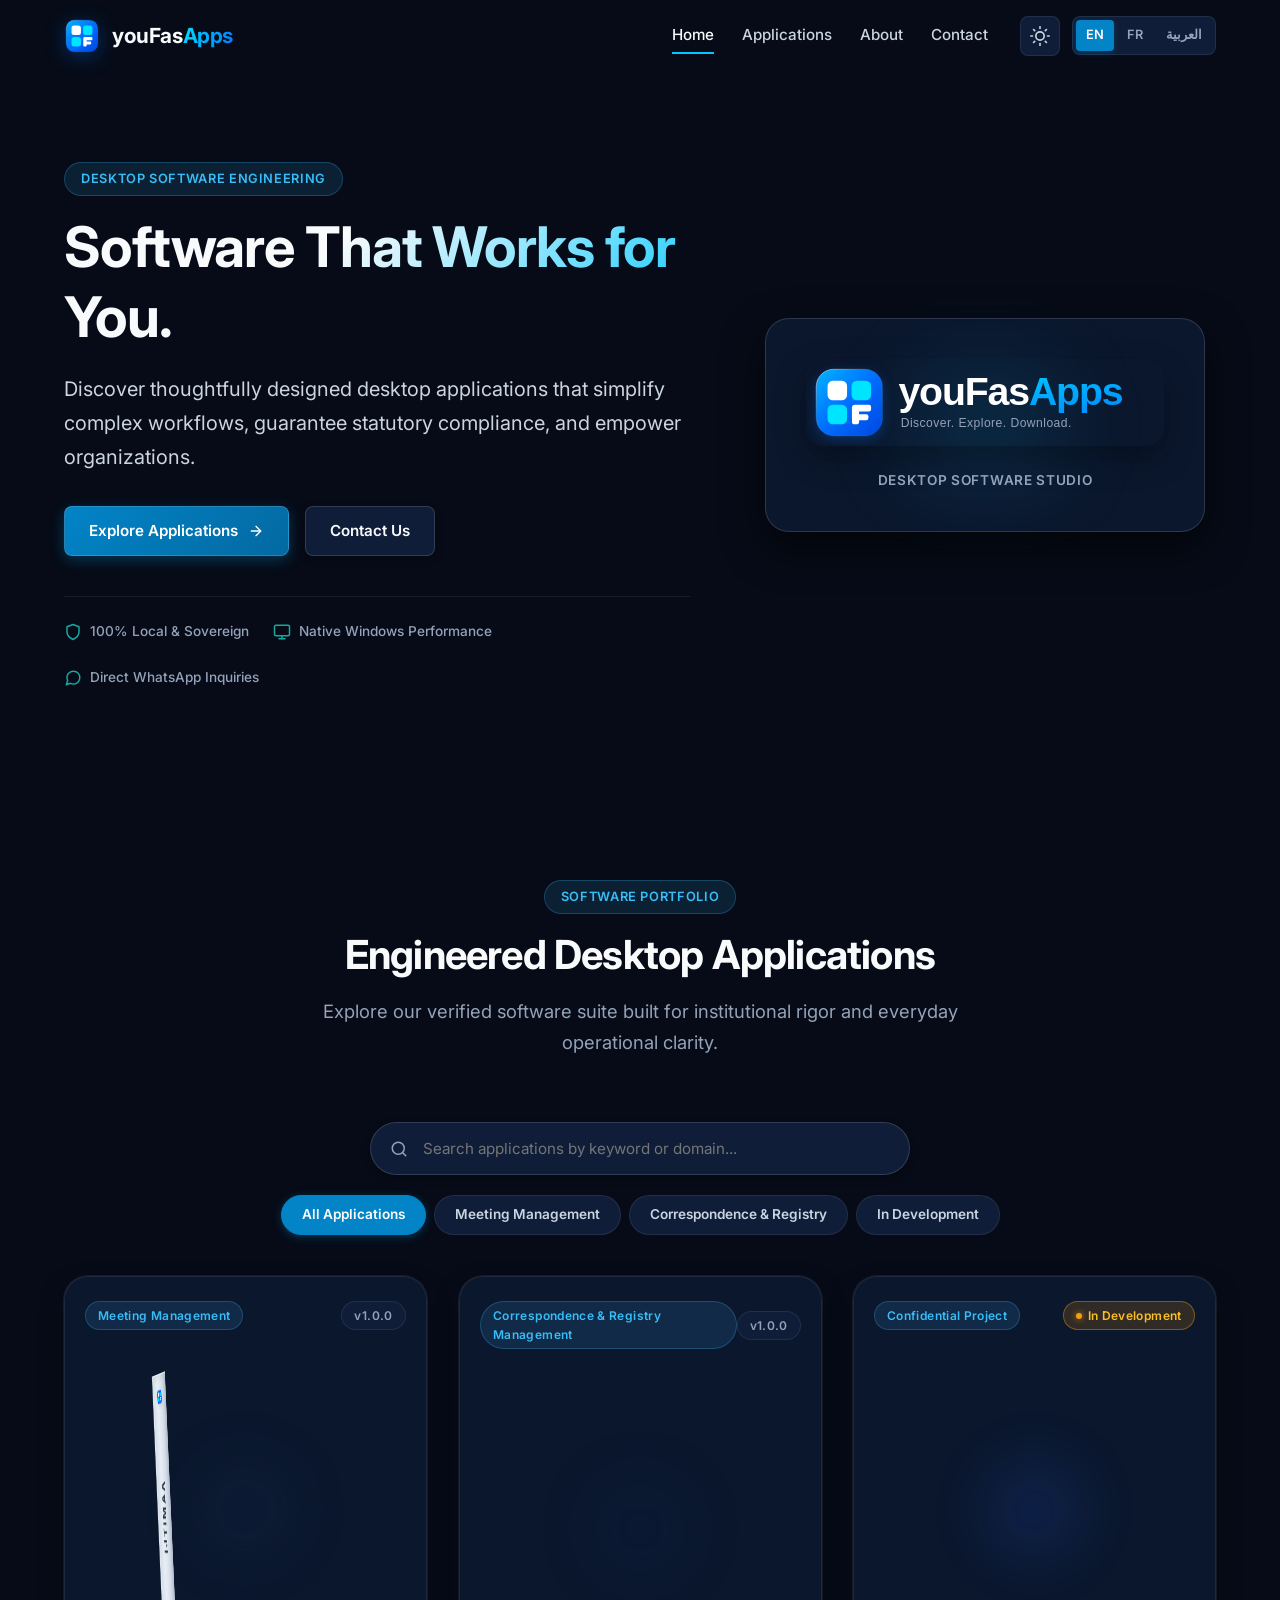
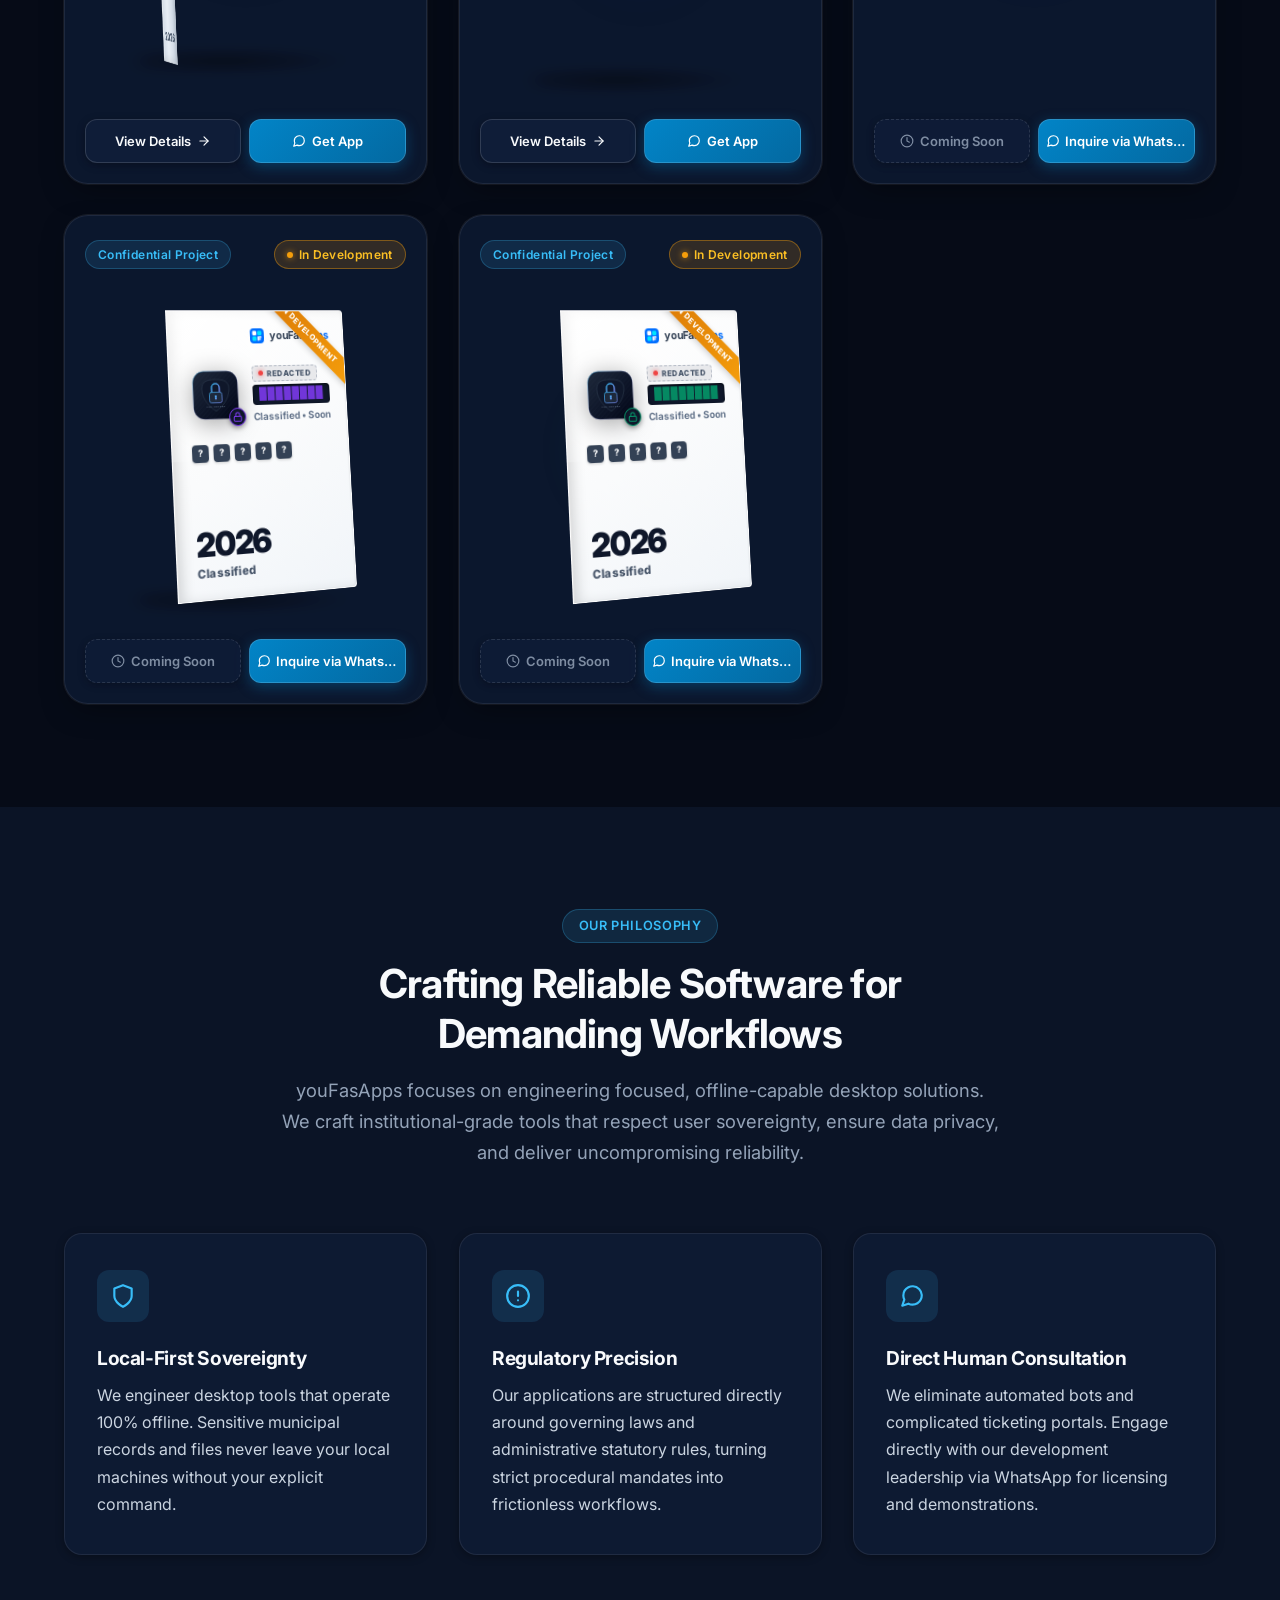
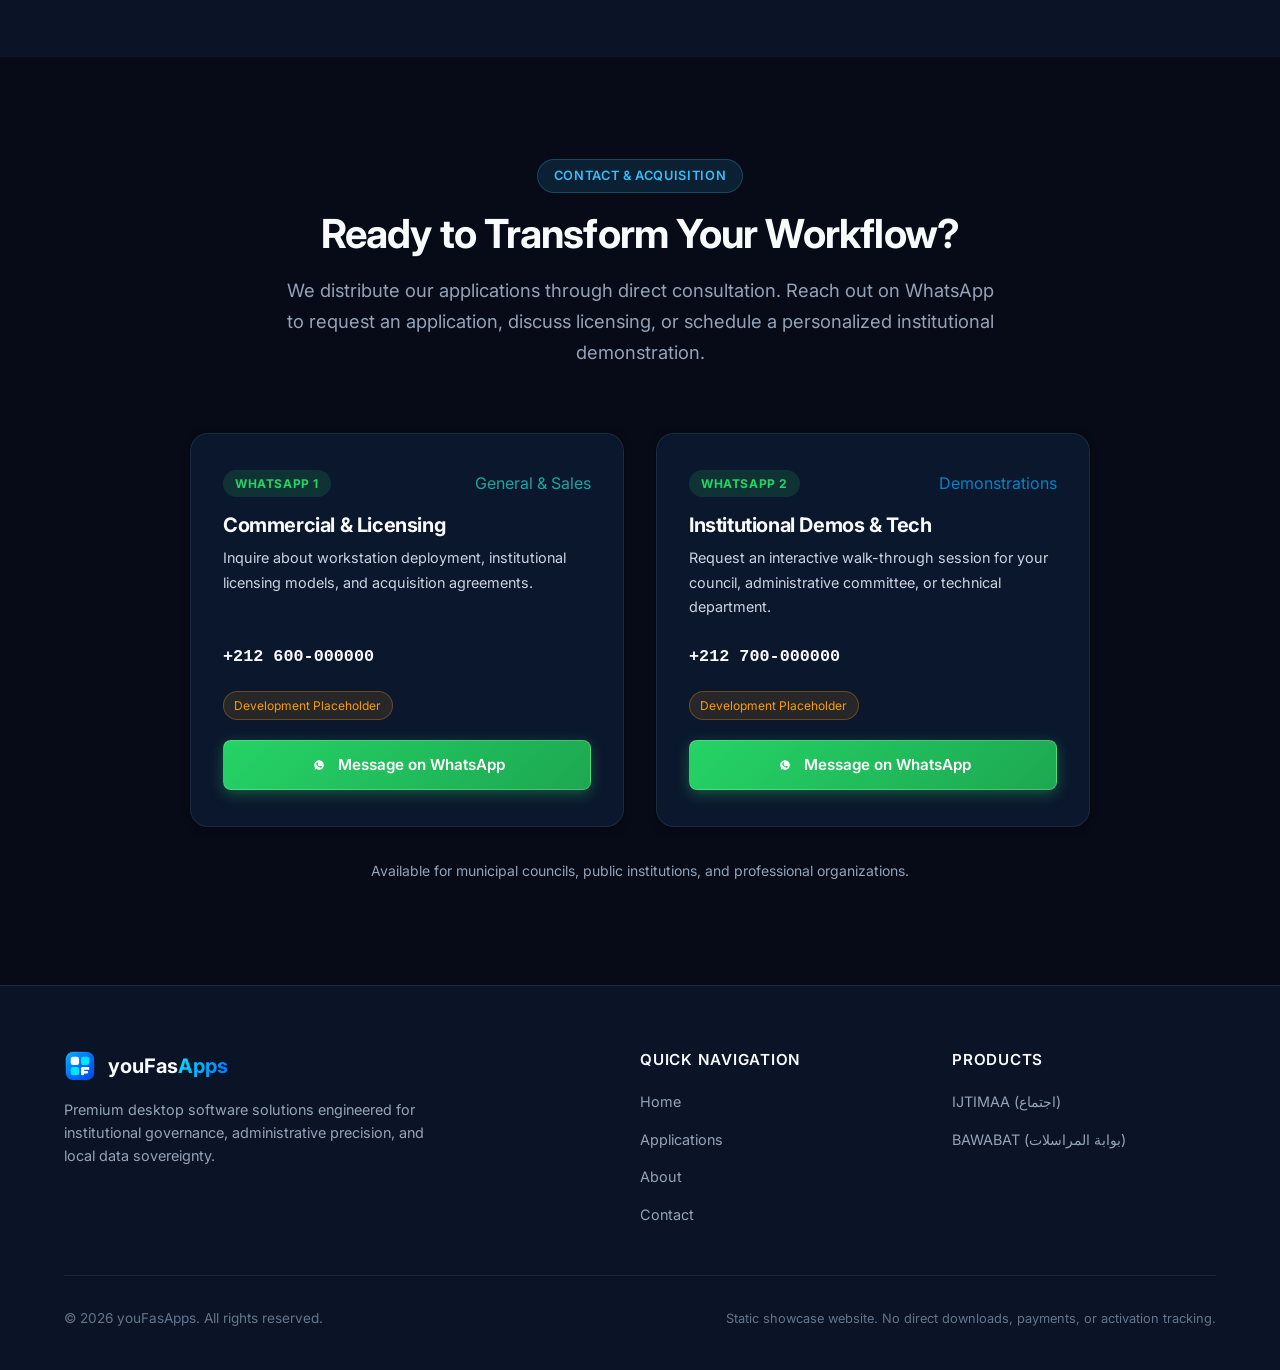
<file: index.html>
<!DOCTYPE html>
<html lang="en">
<head>
  <meta charset="UTF-8">
  <meta name="viewport" content="width=device-width, initial-scale=1.0">
  <meta http-equiv="refresh" content="0; url=website/index.html">
  <title>youFasApps — Redirecting to Showcase</title>
  <script>
    window.location.replace("website/index.html");
  </script>
  <style>
    body {
      font-family: -apple-system, BlinkMacSystemFont, "Segoe UI", Roboto, sans-serif;
      background-color: #060b17;
      color: #f8fafc;
      display: flex;
      flex-direction: column;
      align-items: center;
      justify-content: center;
      min-height: 100vh;
      margin: 0;
      text-align: center;
      padding: 1.5rem;
    }
    .redirect-card {
      background: #0f1d38;
      border: 1px solid rgba(255, 255, 255, 0.1);
      border-radius: 16px;
      padding: 2.5rem;
      max-width: 420px;
      box-shadow: 0 16px 40px rgba(0, 0, 0, 0.5);
    }
    .brand-logo {
      width: 64px;
      height: 64px;
      border-radius: 12px;
      margin-bottom: 1.5rem;
    }
    h1 {
      font-size: 1.5rem;
      margin-bottom: 0.75rem;
    }
    p {
      color: #94a3b8;
      font-size: 0.95rem;
      margin-bottom: 1.5rem;
    }
    a {
      display: inline-block;
      background: #0284c7;
      color: #ffffff;
      padding: 0.75rem 1.5rem;
      border-radius: 8px;
      text-decoration: none;
      font-weight: 600;
      transition: background 0.2s;
    }
    a:hover {
      background: #00c8ff;
    }
  </style>
</head>
<body>
  <div class="redirect-card">
    <img src="website/assets/brand/favicon.svg" alt="youFasApps" class="brand-logo">
    <h1>youFasApps</h1>
    <p>Navigating to the official software showcase...</p>
    <a href="website/index.html">Click here if not redirected automatically</a>
  </div>
</body>
</html>
</file>
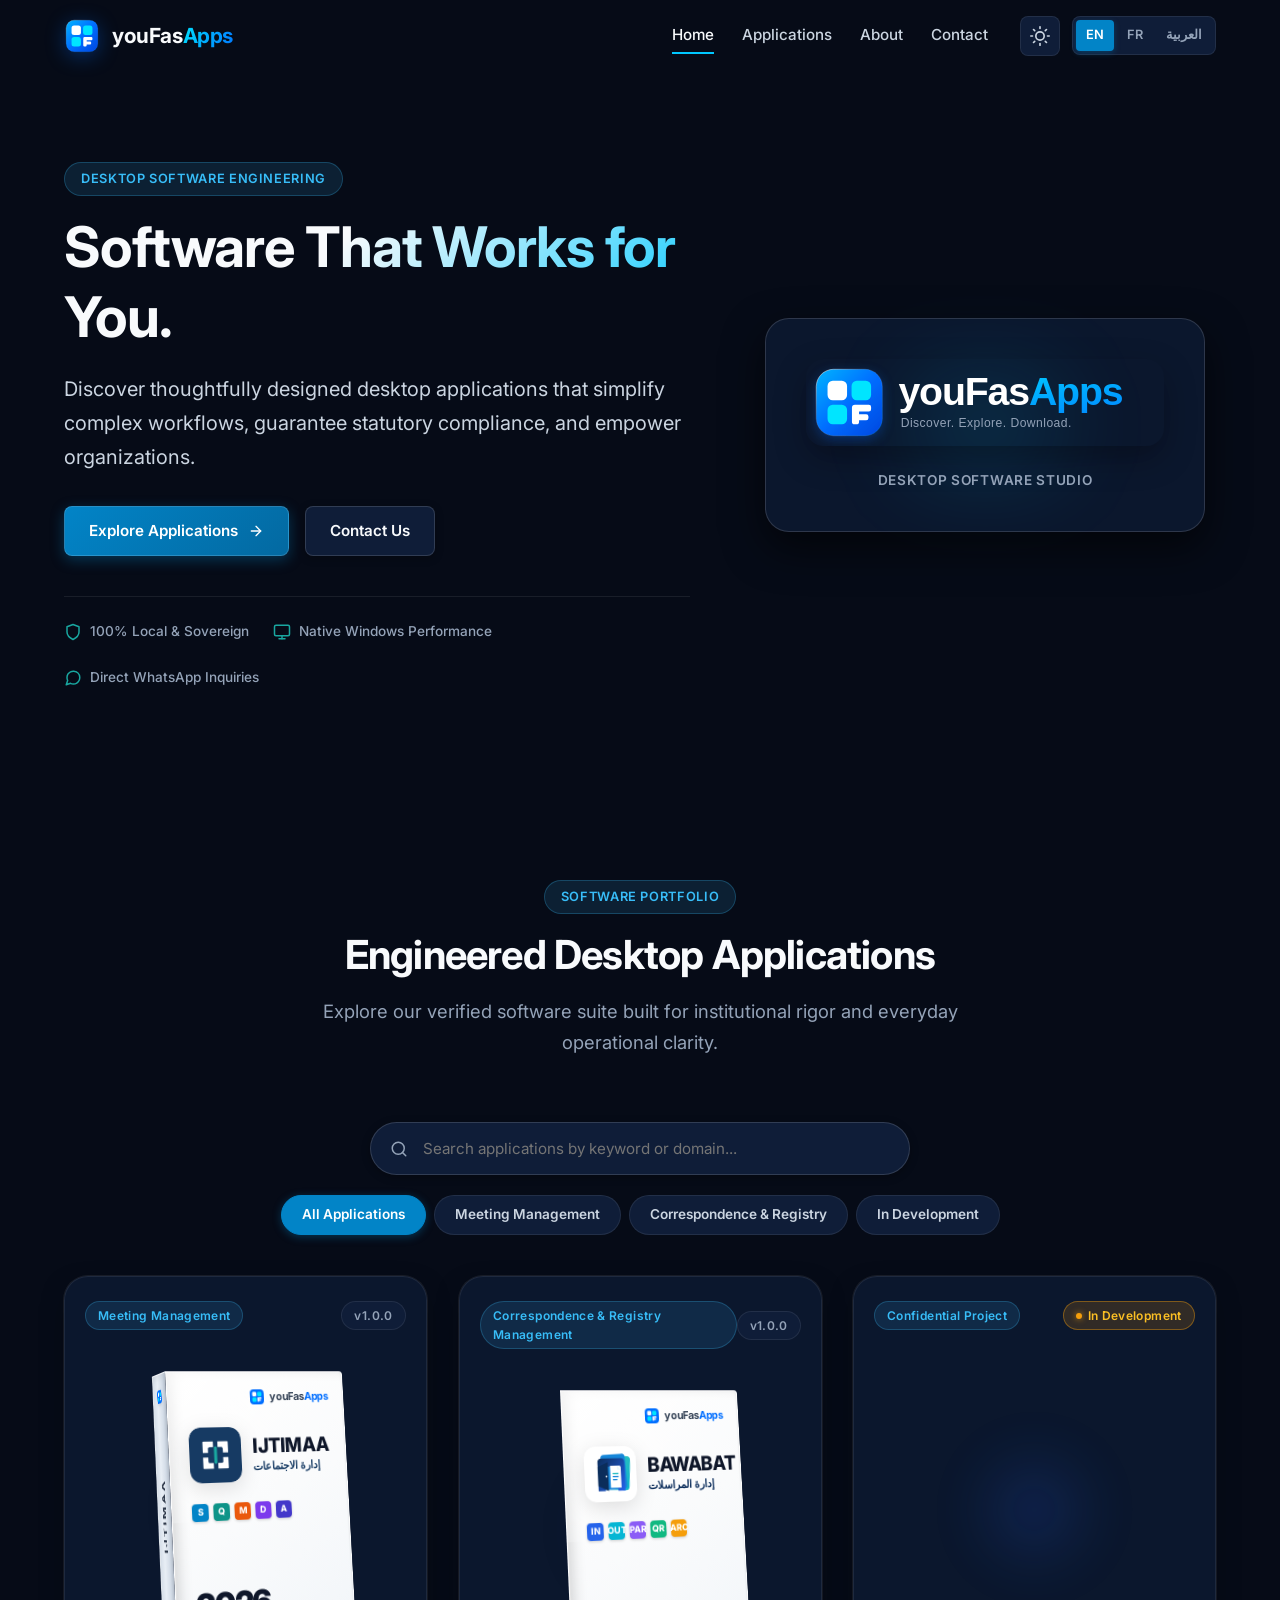
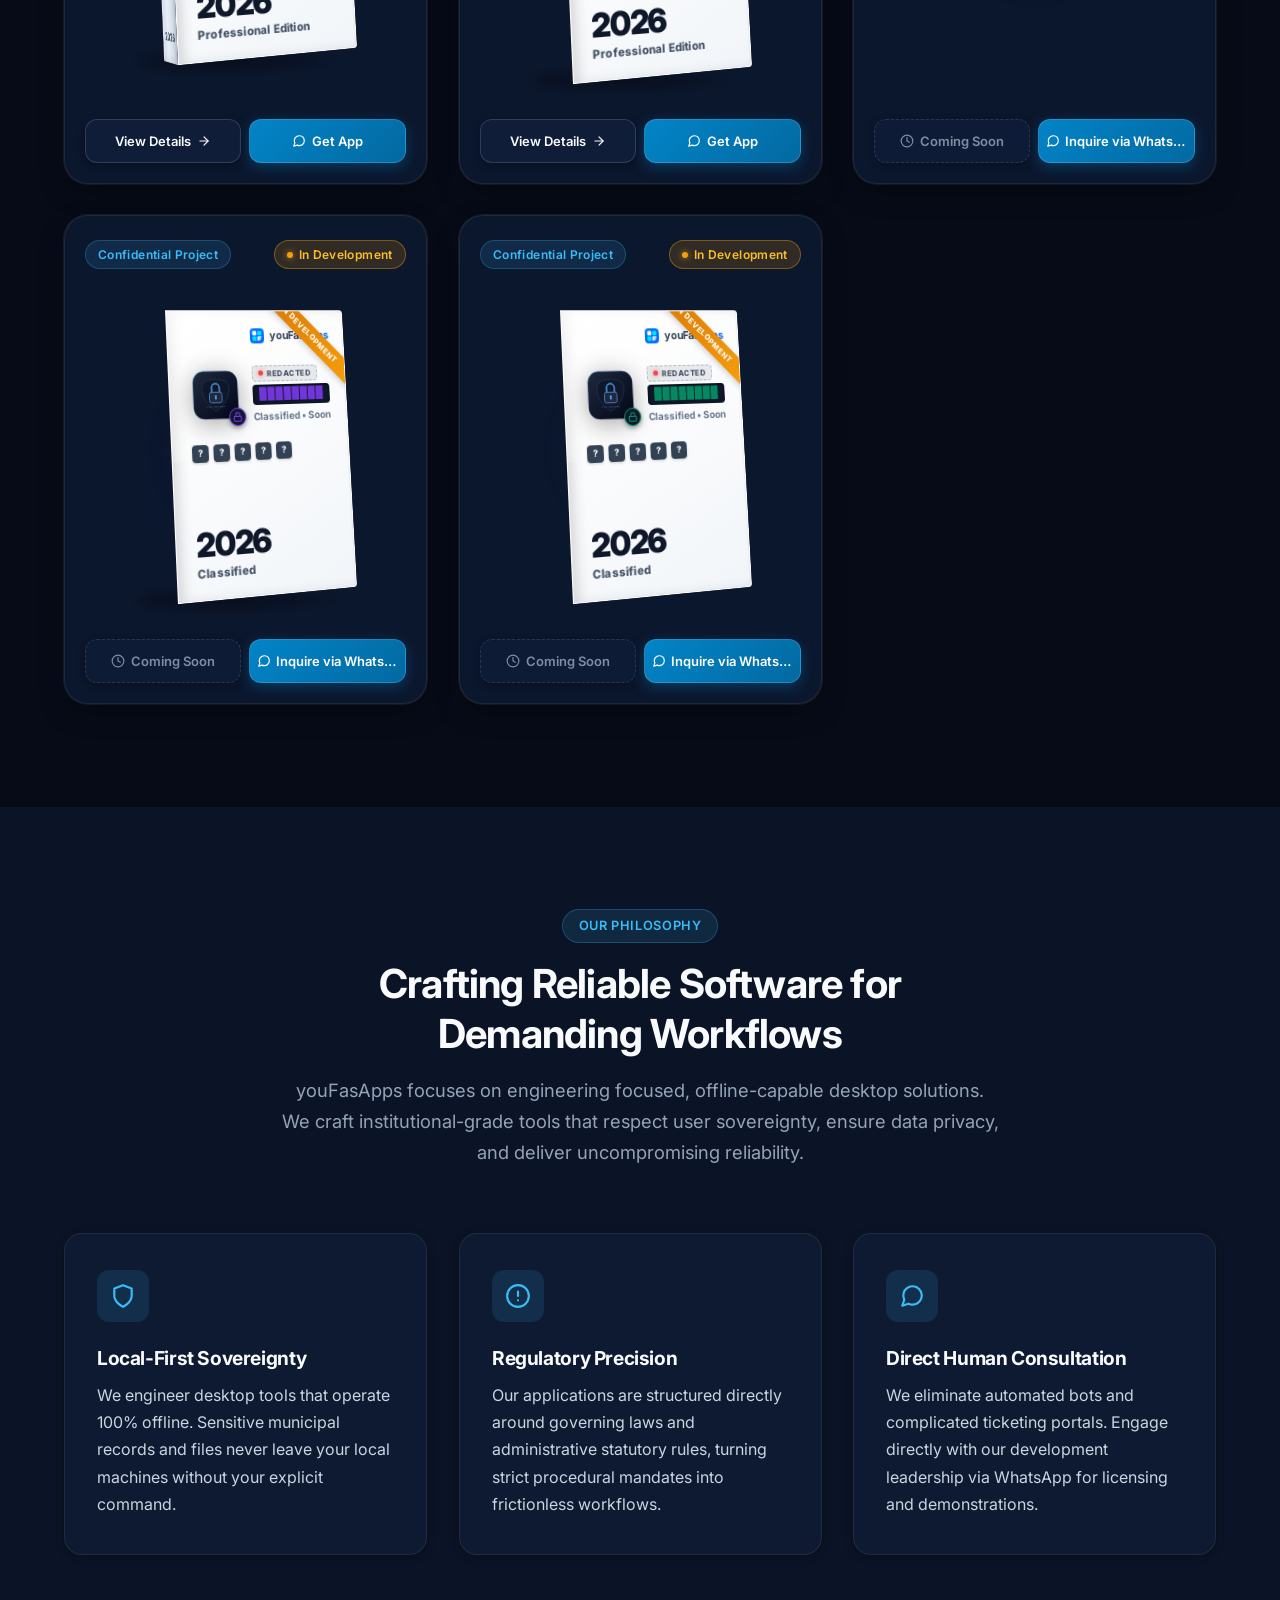
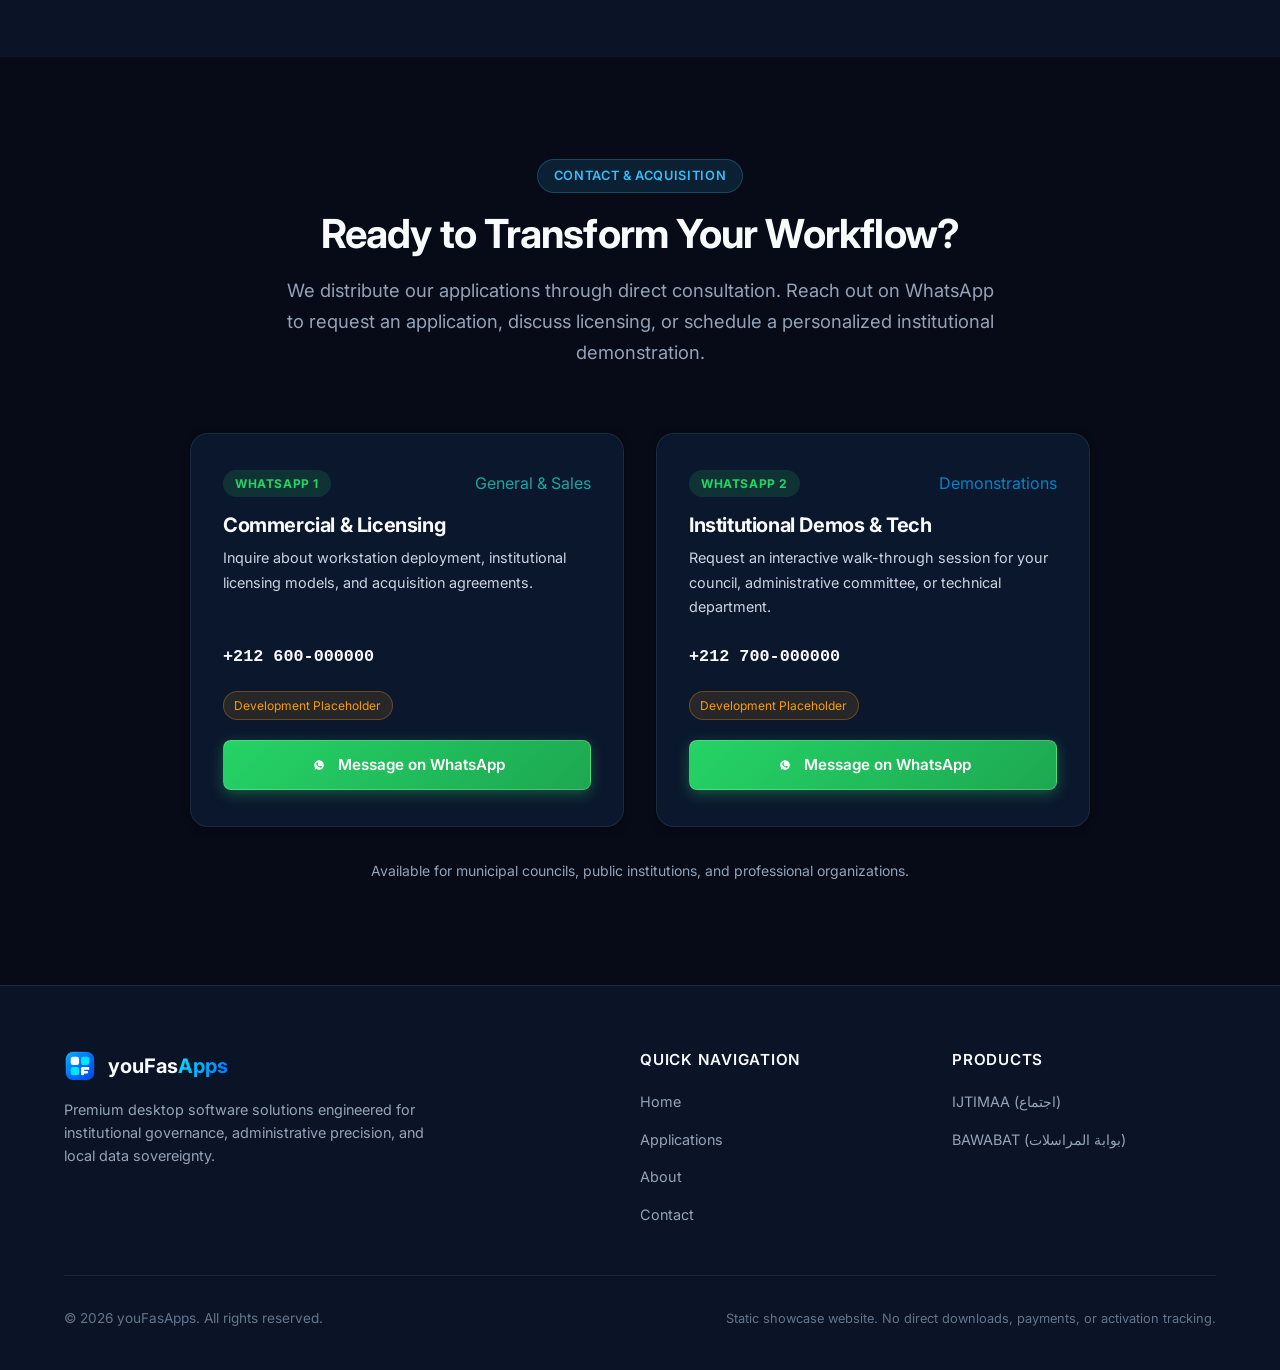
<file: website/index.html>
<!DOCTYPE html>
<html lang="en" dir="ltr" data-theme="dark">
<head>
  <meta charset="UTF-8">
  <meta name="viewport" content="width=device-width, initial-scale=1.0">
  <title>youFasApps — Premium Desktop Software Showcase</title>
  <meta name="description" content="Discover premium desktop applications crafted by youFasApps. Robust, offline-ready software engineered for institutional governance, administrative precision, and uncompromising reliability.">
  <meta name="author" content="youFasApps">
  <meta name="robots" content="index, follow">

  <!-- Open Graph / Social Metadata -->
  <meta property="og:type" content="website">
  <meta property="og:title" content="youFasApps — Software That Works for You">
  <meta property="og:description" content="Discover thoughtfully designed desktop applications that simplify complex workflows and ensure statutory compliance.">
  <meta property="og:image" content="assets/brand/youfasapps-logo.svg">
  <meta property="og:site_name" content="youFasApps">

  <!-- Scalable Vector Favicon -->
  <link rel="icon" type="image/svg+xml" href="assets/brand/favicon.svg">

  <!-- Typography: Inter & Noto Sans Arabic -->
  <link rel="preconnect" href="https://fonts.googleapis.com">
  <link rel="preconnect" href="https://fonts.gstatic.com" crossorigin>
  <link href="https://fonts.googleapis.com/css2?family=Inter:wght@400;500;600;700&family=Noto+Sans+Arabic:wght@400;500;600;700&display=swap" rel="stylesheet">

  <!-- Anti-FOUC Inline Theme & Language Initializer -->
  <script>
    (function() {
      try {
        const savedTheme = localStorage.getItem("youfas_theme");
        const theme = savedTheme || (window.matchMedia && window.matchMedia("(prefers-color-scheme: dark)").matches ? "dark" : "dark");
        document.documentElement.setAttribute("data-theme", theme);
        document.documentElement.style.colorScheme = theme;

        const savedLang = localStorage.getItem("youfas_language");
        if (savedLang) {
          document.documentElement.setAttribute("lang", savedLang);
          document.documentElement.setAttribute("dir", savedLang === "ar" ? "rtl" : "ltr");
        }
      } catch (e) {}
    })();
  </script>

  <!-- Stylesheets -->
  <link rel="stylesheet" href="css/variables.css">
  <link rel="stylesheet" href="css/base.css">
  <link rel="stylesheet" href="css/components.css">
  <link rel="stylesheet" href="css/animations.css">
</head>
<body>

  <!-- ==========================================================================
       Signature 3-Second Logo Formation Overlay (Brand Sequence)
       ========================================================================== -->
  <div id="brandLoader" class="brand-loader-overlay" role="region" aria-label="Brand Introduction Animation">
    <div class="brand-formation-container">
      <div class="formation-symbol-wrap">
        <svg class="formation-svg" viewBox="0 0 200 200" aria-hidden="true">
          <defs>
            <linearGradient id="animBgGrad" x1="0%" y1="0%" x2="100%" y2="100%">
              <stop offset="0%" stop-color="#00B4FF"/>
              <stop offset="50%" stop-color="#006EFF"/>
              <stop offset="100%" stop-color="#0046E0"/>
            </linearGradient>
            <linearGradient id="animSheen" x1="0%" y1="0%" x2="100%" y2="100%">
              <stop offset="0%" stop-color="#FFFFFF" stop-opacity="0.6"/>
              <stop offset="40%" stop-color="#FFFFFF" stop-opacity="0.1"/>
              <stop offset="100%" stop-color="#00A3FF" stop-opacity="0.25"/>
            </linearGradient>
          </defs>
          <!-- Phase 1: Base Squircle Foundation (0–600ms) -->
          <rect class="anim-squircle-bg" x="12" y="12" width="176" height="176" rx="46" fill="url(#animBgGrad)"/>
          <rect class="anim-squircle-bg" x="12" y="12" width="176" height="176" rx="46" fill="none" stroke="url(#animSheen)" stroke-width="2.5"/>
          <!-- Phase 2: Geometric Assembly of 4 Cells (600–1600ms) -->
          <rect class="anim-cell cell-tl" x="42" y="42" width="52" height="52" rx="14" fill="#FFFFFF"/>
          <rect class="anim-cell cell-tr" x="106" y="42" width="52" height="52" rx="14" fill="#00E5FF"/>
          <rect class="anim-cell cell-bl" x="42" y="106" width="52" height="52" rx="14" fill="#00E5FF"/>
          <!-- Phase 3: Stylized 'F' Detail (1150–1900ms) -->
          <path class="anim-cell cell-f" d="M 115 106 H 152 A 6 6 0 0 1 158 112 V 118 A 6 6 0 0 1 152 124 H 126 V 131 H 145 A 6 6 0 0 1 151 137 V 141 A 6 6 0 0 1 145 147 H 126 V 151 A 7 7 0 0 1 119 158 H 114 A 7 7 0 0 1 107 151 V 114 A 8 8 0 0 1 115 106 Z" fill="#FFFFFF"/>
        </svg>
      </div>

      <!-- Phase 4: Wordmark Reveal (1500–2400ms) -->
      <div class="formation-wordmark">
        <span class="anim-youfas">youFas</span><span class="anim-apps">Apps</span>
      </div>

      <!-- Phase 5: Tagline (2200–2700ms) -->
      <div class="formation-tagline">
        Discover. Explore. Download.
      </div>
    </div>

    <!-- Quick Skip Button for Visitors -->
    <button type="button" class="anim-skip-btn" aria-label="Skip intro animation">Skip</button>
  </div>

  <!-- ==========================================================================
       Sticky Navigation Bar
       ========================================================================== -->
  <header class="site-nav" role="banner">
    <div class="container nav-container">
      <a href="#hero" class="nav-brand" aria-label="youFasApps Home">
        <!-- Recreated Vector App Symbol -->
        <svg class="nav-brand-icon" viewBox="0 0 200 200" width="36" height="36" aria-hidden="true">
          <defs>
            <linearGradient id="navSymBg" x1="0%" y1="0%" x2="100%" y2="100%">
              <stop offset="0%" stop-color="#00B4FF"/>
              <stop offset="50%" stop-color="#006EFF"/>
              <stop offset="100%" stop-color="#0046E0"/>
            </linearGradient>
            <linearGradient id="navSheen" x1="0%" y1="0%" x2="100%" y2="100%">
              <stop offset="0%" stop-color="#FFFFFF" stop-opacity="0.6"/>
              <stop offset="40%" stop-color="#FFFFFF" stop-opacity="0.1"/>
              <stop offset="100%" stop-color="#00A3FF" stop-opacity="0.25"/>
            </linearGradient>
          </defs>
          <rect x="12" y="12" width="176" height="176" rx="46" fill="url(#navSymBg)"/>
          <rect x="12" y="12" width="176" height="176" rx="46" fill="none" stroke="url(#navSheen)" stroke-width="2.5"/>
          <rect x="42" y="42" width="52" height="52" rx="14" fill="#FFFFFF"/>
          <rect x="106" y="42" width="52" height="52" rx="14" fill="#00E5FF"/>
          <rect x="42" y="106" width="52" height="52" rx="14" fill="#00E5FF"/>
          <path d="M 115 106 H 152 A 6 6 0 0 1 158 112 V 118 A 6 6 0 0 1 152 124 H 126 V 131 H 145 A 6 6 0 0 1 151 137 V 141 A 6 6 0 0 1 145 147 H 126 V 151 A 7 7 0 0 1 119 158 H 114 A 7 7 0 0 1 107 151 V 114 A 8 8 0 0 1 115 106 Z" fill="#FFFFFF"/>
        </svg>
        <span class="nav-brand-text">
          <span class="brand-text-neutral">youFas</span><span class="brand-text-accent">Apps</span>
        </span>
      </a>

      <div class="nav-menu-wrapper">
        <nav class="nav-menu" role="navigation" aria-label="Main Navigation">
          <a href="#hero" class="nav-link active" data-i18n="navHome">Home</a>
          <a href="#showcase" class="nav-link" data-i18n="navApps">Applications</a>
          <a href="#about" class="nav-link" data-i18n="navAbout">About</a>
          <a href="#contact" class="nav-link" data-i18n="navContact">Contact</a>
        </nav>

        <div class="nav-controls">
          <!-- Light / Dark Theme Toggle -->
          <button type="button" class="theme-toggle-btn" data-theme-toggle data-i18n-aria="themeToggleAria" aria-label="Toggle light or dark theme">
            <!-- Sun Icon (shown in dark mode) -->
            <svg class="icon-sun" width="20" height="20" viewBox="0 0 24 24" fill="none" stroke="currentColor" stroke-width="2" stroke-linecap="round" stroke-linejoin="round">
              <circle cx="12" cy="12" r="5"></circle>
              <line x1="12" y1="1" x2="12" y2="3"></line>
              <line x1="12" y1="21" x2="12" y2="23"></line>
              <line x1="4.22" y1="4.22" x2="5.64" y2="5.64"></line>
              <line x1="18.36" y1="18.36" x2="19.78" y2="19.78"></line>
              <line x1="1" y1="12" x2="3" y2="12"></line>
              <line x1="21" y1="12" x2="23" y2="12"></line>
              <line x1="4.22" y1="19.78" x2="5.64" y2="18.36"></line>
              <line x1="18.36" y1="5.64" x2="19.78" y2="4.22"></line>
            </svg>
            <!-- Moon Icon (shown in light mode) -->
            <svg class="icon-moon" style="display:none;" width="20" height="20" viewBox="0 0 24 24" fill="none" stroke="currentColor" stroke-width="2" stroke-linecap="round" stroke-linejoin="round">
              <path d="M21 12.79A9 9 0 1 1 11.21 3 7 7 0 0 0 21 12.79z"></path>
            </svg>
          </button>

          <!-- Language Selector Pills -->
          <div class="lang-switcher" role="group" data-i18n-aria="langSelectAria" aria-label="Select website language">
            <button type="button" class="lang-btn" data-lang-btn="en">EN</button>
            <button type="button" class="lang-btn" data-lang-btn="fr">FR</button>
            <button type="button" class="lang-btn" data-lang-btn="ar">العربية</button>
          </div>
        </div>
      </div>

      <!-- Mobile Hamburger Button -->
      <button type="button" class="mobile-menu-btn" data-i18n-aria="mobileMenuAria" aria-label="Toggle navigation menu" aria-expanded="false">
        <span></span>
        <span></span>
        <span></span>
      </button>
    </div>
  </header>

  <!-- ==========================================================================
       Hero Section
       ========================================================================== -->
  <main>
    <section id="hero" class="hero-section">
      <div class="container hero-grid">
        <div class="hero-content reveal">
          <div class="section-badge" data-i18n="heroBadge">Desktop Software Engineering</div>
          <h1 class="hero-headline" data-i18n="heroHeadline">Discover Software That Moves You Forward.</h1>
          <p class="hero-subtitle" data-i18n="heroSubtitle">Explore thoughtfully designed desktop applications built to simplify work, guarantee statutory compliance, and improve everyday productivity.</p>
          
          <div class="hero-cta-group">
            <a href="#showcase" class="btn btn-primary">
              <span data-i18n="heroExploreCta">Explore Applications</span>
              <svg class="icon-arrow" width="16" height="16" viewBox="0 0 24 24" fill="none" stroke="currentColor" stroke-width="2" stroke-linecap="round" stroke-linejoin="round">
                <line x1="5" y1="12" x2="19" y2="12"></line>
                <polyline points="12 5 19 12 12 19"></polyline>
              </svg>
            </a>

            <a href="#contact" class="btn btn-secondary" data-i18n="heroContactCta">Contact Us</a>
          </div>

          <div class="hero-trust-row">
            <div class="trust-item">
              <svg width="18" height="18" viewBox="0 0 24 24" fill="none" stroke="currentColor" stroke-width="2" stroke-linecap="round" stroke-linejoin="round">
                <path d="M12 22s8-4 8-10V5l-8-3-8 3v7c0 6 8 10 8 10z"></path>
              </svg>
              <span data-i18n="heroTrustOffline">100% Local & Sovereign</span>
            </div>

            <div class="trust-item">
              <svg width="18" height="18" viewBox="0 0 24 24" fill="none" stroke="currentColor" stroke-width="2" stroke-linecap="round" stroke-linejoin="round">
                <rect x="2" y="3" width="20" height="14" rx="2" ry="2"></rect>
                <line x1="8" y1="21" x2="16" y2="21"></line>
                <line x1="12" y1="17" x2="12" y2="21"></line>
              </svg>
              <span data-i18n="heroTrustNative">Native Windows Performance</span>
            </div>

            <div class="trust-item">
              <svg width="18" height="18" viewBox="0 0 24 24" fill="none" stroke="currentColor" stroke-width="2" stroke-linecap="round" stroke-linejoin="round">
                <path d="M21 11.5a8.38 8.38 0 0 1-.9 3.8 8.5 8.5 0 0 1-7.6 4.7 8.38 8.38 0 0 1-3.8-.9L3 21l1.9-5.7a8.38 8.38 0 0 1-.9-3.8 8.5 8.5 0 0 1 4.7-7.6 8.38 8.38 0 0 1 3.8-.9h.5a8.48 8.48 0 0 1 8 8v.5z"></path>
              </svg>
              <span data-i18n="heroTrustDirect">Direct WhatsApp Inquiries</span>
            </div>
          </div>
        </div>

        <!-- 3D Brand Logo Showcase (Recreated Pure SVG Vector Lockup) -->
        <div class="hero-visual reveal reveal-delay-2">
          <div class="hero-logo-frame" data-tilt data-tilt-max="10" data-tilt-scale="1.03">
            <div class="hero-logo-halo"></div>
            <img src="assets/brand/youfasapps-logo.svg" alt="youFasApps Official Vector Brand Lockup" class="hero-logo-img">
            <div class="hero-logo-caption">Desktop Software Studio</div>
          </div>
        </div>
      </div>
    </section>

    <!-- ==========================================================================
         Applications Showcase Section
         ========================================================================== -->
    <section id="showcase" class="section">
      <div class="container">
        <div class="section-header reveal">
          <div class="section-badge" data-i18n="showcaseBadge">Software Portfolio</div>
          <h2 class="section-title" data-i18n="showcaseTitle">Engineered Desktop Applications</h2>
          <p class="section-subtitle" data-i18n="showcaseSubtitle">Explore our verified software suite built for institutional rigor and everyday operational clarity.</p>
        </div>

        <!-- Toolbar: Search & Category Filter -->
        <div class="showcase-toolbar reveal reveal-delay-1">
          <div class="search-bar-wrap">
            <svg class="search-icon" width="18" height="18" viewBox="0 0 24 24" fill="none" stroke="currentColor" stroke-width="2" stroke-linecap="round" stroke-linejoin="round">
              <circle cx="11" cy="11" r="8"></circle>
              <line x1="21" y1="21" x2="16.65" y2="16.65"></line>
            </svg>
            <input type="text" id="appSearchInput" class="search-input" data-i18n-placeholder="searchPlaceholder" placeholder="Search applications by keyword or domain...">
          </div>

          <div class="category-filter-row">
            <button type="button" class="filter-btn active" data-filter="all" data-i18n="filterAll">All Applications</button>
            <button type="button" class="filter-btn" data-filter="govtech" data-i18n="filterGovtech">Meeting Management</button>
            <button type="button" class="filter-btn" data-filter="admin" data-i18n="filterAdmin">Correspondence & Registry</button>
            <button type="button" class="filter-btn" data-filter="upcoming" data-i18n="filterUpcoming">In Development</button>
          </div>
        </div>

        <!-- Grid of Discovered Applications (Populated by main.js) -->
        <div class="apps-grid" id="appsGrid">
          <!-- Injected via JavaScript from APPS_DATA -->
        </div>

        <!-- Empty search state -->
        <div id="appsEmptyState" class="empty-state" style="display: none;">
          <svg class="empty-state-icon" width="48" height="48" viewBox="0 0 24 24" fill="none" stroke="currentColor" stroke-width="1.5" stroke-linecap="round" stroke-linejoin="round">
            <circle cx="11" cy="11" r="8"></circle>
            <line x1="21" y1="21" x2="16.65" y2="16.65"></line>
          </svg>
          <h3 class="empty-state-title" data-i18n="noResultsTitle">No applications found</h3>
          <p data-i18n="noResultsDesc">Try adjusting your search terms or filter selection.</p>
        </div>
      </div>
    </section>

    <!-- ==========================================================================
         About Section
         ========================================================================== -->
    <section id="about" class="section" style="background-color: var(--bg-secondary);">
      <div class="container">
        <div class="section-header reveal">
          <div class="section-badge" data-i18n="aboutBadge">Our Philosophy</div>
          <h2 class="section-title" data-i18n="aboutTitle">Crafting Reliable Software for Demanding Workflows</h2>
          <p class="section-subtitle" data-i18n="aboutText">youFasApps focuses on engineering focused, offline-capable desktop solutions. We craft institutional-grade tools that respect user sovereignty, ensure data privacy, and deliver uncompromising reliability.</p>
        </div>

        <div class="about-grid">
          <div class="about-card reveal">
            <div class="about-card-icon">
              <svg width="26" height="26" viewBox="0 0 24 24" fill="none" stroke="currentColor" stroke-width="2" stroke-linecap="round" stroke-linejoin="round">
                <path d="M12 22s8-4 8-10V5l-8-3-8 3v7c0 6 8 10 8 10z"></path>
              </svg>
            </div>
            <h3 class="about-card-title" data-i18n="aboutCard1Title">Local-First Sovereignty</h3>
            <p data-i18n="aboutCard1Desc">We engineer desktop tools that operate 100% offline. Sensitive municipal records and files never leave your local machines without your explicit command.</p>
          </div>

          <div class="about-card reveal reveal-delay-1">
            <div class="about-card-icon">
              <svg width="26" height="26" viewBox="0 0 24 24" fill="none" stroke="currentColor" stroke-width="2" stroke-linecap="round" stroke-linejoin="round">
                <circle cx="12" cy="12" r="10"></circle>
                <line x1="12" y1="8" x2="12" y2="12"></line>
                <line x1="12" y1="16" x2="12.01" y2="16"></line>
              </svg>
            </div>
            <h3 class="about-card-title" data-i18n="aboutCard2Title">Regulatory Precision</h3>
            <p data-i18n="aboutCard2Desc">Our applications are structured directly around governing laws and administrative statutory rules, turning strict procedural mandates into frictionless workflows.</p>
          </div>

          <div class="about-card reveal reveal-delay-2">
            <div class="about-card-icon">
              <svg width="26" height="26" viewBox="0 0 24 24" fill="none" stroke="currentColor" stroke-width="2" stroke-linecap="round" stroke-linejoin="round">
                <path d="M21 11.5a8.38 8.38 0 0 1-.9 3.8 8.5 8.5 0 0 1-7.6 4.7 8.38 8.38 0 0 1-3.8-.9L3 21l1.9-5.7a8.38 8.38 0 0 1-.9-3.8 8.5 8.5 0 0 1 4.7-7.6 8.38 8.38 0 0 1 3.8-.9h.5a8.48 8.48 0 0 1 8 8v.5z"></path>
              </svg>
            </div>
            <h3 class="about-card-title" data-i18n="aboutCard3Title">Direct Human Consultation</h3>
            <p data-i18n="aboutCard3Desc">We eliminate automated bots and complicated ticketing portals. Engage directly with our development leadership via WhatsApp for licensing and demonstrations.</p>
          </div>
        </div>
      </div>
    </section>

    <!-- ==========================================================================
         Contact Section
         ========================================================================== -->
    <section id="contact" class="section">
      <div class="container">
        <div class="section-header reveal">
          <div class="section-badge" data-i18n="contactBadge">Contact & Acquisition</div>
          <h2 class="section-title" data-i18n="contactTitle">Ready to Transform Your Workflow?</h2>
          <p class="section-subtitle" data-i18n="contactSubtitle">We distribute our applications through direct consultation. Reach out on WhatsApp to request an application, discuss licensing, or schedule a personalized institutional demonstration.</p>
        </div>

        <div class="contact-wrapper">
          <div class="contact-channels-grid">
            <!-- WhatsApp Channel 1 -->
            <div class="contact-card reveal">
              <div class="contact-badge-header">
                <span class="contact-num-pill" data-i18n="contactChannel1Num">WhatsApp 1</span>
                <span class="badge" style="color: var(--brand-teal);" data-i18n="contactChannel1Badge">General & Sales</span>
              </div>
              <h3 class="contact-card-title" data-i18n="contactChannel1Title">Commercial & Licensing</h3>
              <p class="contact-card-desc" data-i18n="contactChannel1Desc">Inquire about workstation deployment, institutional licensing models, and acquisition agreements.</p>
              <span class="contact-card-phone" dir="ltr">+212 600-000000</span>
              <span class="dev-placeholder-pill" title="Configured in js/config.js" data-i18n="contactDevPlaceholder">Development Placeholder</span>
              <button type="button" class="btn btn-whatsapp" data-get-app="cm-manager">
                <svg width="20" height="20" viewBox="0 0 24 24" fill="currentColor">
                  <path d="M12.031 6.172c-3.181 0-5.767 2.586-5.768 5.766-.001 1.298.38 2.27 1.019 3.287l-.582 2.128 2.182-.573c.978.58 1.911.928 3.145.929 3.178 0 5.767-2.587 5.768-5.766 0-3.18-2.587-5.771-5.764-5.771zm3.392 8.244c-.144.405-.837.774-1.17.824-.312.045-.698.077-2.073-.49-1.637-.676-2.684-2.338-2.766-2.449-.082-.111-.664-.883-.664-1.684 0-.801.42-1.196.57-1.357.148-.161.325-.202.434-.202.109 0 .217.001.312.006.1.005.234-.038.366.279.135.324.462 1.127.502 1.209.041.082.068.178.014.286-.055.109-.082.177-.163.272-.082.096-.172.214-.246.288-.082.082-.167.171-.072.335.096.163.424.7.912 1.135.628.56 1.157.733 1.32.815.163.082.259.072.355-.038.096-.111.408-.475.517-.638.109-.163.218-.137.367-.082.15.054.953.45 1.117.532.163.082.272.122.312.191.041.069.041.405-.103.81z"/>
                </svg>
                <span data-i18n="contactOpenWa">Message on WhatsApp</span>
              </button>
            </div>

            <!-- WhatsApp Channel 2 -->
            <div class="contact-card reveal reveal-delay-1">
              <div class="contact-badge-header">
                <span class="contact-num-pill" data-i18n="contactChannel2Num">WhatsApp 2</span>
                <span class="badge" style="color: var(--brand-blue);" data-i18n="contactChannel2Badge">Demonstrations</span>
              </div>
              <h3 class="contact-card-title" data-i18n="contactChannel2Title">Institutional Demos & Tech</h3>
              <p class="contact-card-desc" data-i18n="contactChannel2Desc">Request an interactive walk-through session for your council, administrative committee, or technical department.</p>
              <span class="contact-card-phone" dir="ltr">+212 700-000000</span>
              <span class="dev-placeholder-pill" title="Configured in js/config.js" data-i18n="contactDevPlaceholder">Development Placeholder</span>
              <button type="button" class="btn btn-whatsapp" data-get-app="cm-manager">
                <svg width="20" height="20" viewBox="0 0 24 24" fill="currentColor">
                  <path d="M12.031 6.172c-3.181 0-5.767 2.586-5.768 5.766-.001 1.298.38 2.27 1.019 3.287l-.582 2.128 2.182-.573c.978.58 1.911.928 3.145.929 3.178 0 5.767-2.587 5.768-5.766 0-3.18-2.587-5.771-5.764-5.771zm3.392 8.244c-.144.405-.837.774-1.17.824-.312.045-.698.077-2.073-.49-1.637-.676-2.684-2.338-2.766-2.449-.082-.111-.664-.883-.664-1.684 0-.801.42-1.196.57-1.357.148-.161.325-.202.434-.202.109 0 .217.001.312.006.1.005.234-.038.366.279.135.324.462 1.127.502 1.209.041.082.068.178.014.286-.055.109-.082.177-.163.272-.082.096-.172.214-.246.288-.082.082-.167.171-.072.335.096.163.424.7.912 1.135.628.56 1.157.733 1.32.815.163.082.259.072.355-.038.096-.111.408-.475.517-.638.109-.163.218-.137.367-.082.15.054.953.45 1.117.532.163.082.272.122.312.191.041.069.041.405-.103.81z"/>
                </svg>
                <span data-i18n="contactOpenWa">Message on WhatsApp</span>
              </button>
            </div>
          </div>

          <p class="contact-meta-notice" data-i18n="contactAvailabilityNote">Available for municipal councils, public institutions, and professional organizations.</p>
        </div>
      </div>
    </section>
  </main>

  <!-- ==========================================================================
       Footer
       ========================================================================== -->
  <footer class="site-footer" role="contentinfo">
    <div class="container">
      <div class="footer-grid">
        <div class="footer-brand-col">
          <a href="#hero" class="footer-brand" aria-label="youFasApps Home">
            <svg class="footer-brand-icon" viewBox="0 0 200 200" width="32" height="32" aria-hidden="true">
              <defs>
                <linearGradient id="ftSymBg" x1="0%" y1="0%" x2="100%" y2="100%">
                  <stop offset="0%" stop-color="#00B4FF"/>
                  <stop offset="50%" stop-color="#006EFF"/>
                  <stop offset="100%" stop-color="#0046E0"/>
                </linearGradient>
                <linearGradient id="ftSheen" x1="0%" y1="0%" x2="100%" y2="100%">
                  <stop offset="0%" stop-color="#FFFFFF" stop-opacity="0.6"/>
                  <stop offset="40%" stop-color="#FFFFFF" stop-opacity="0.1"/>
                  <stop offset="100%" stop-color="#00A3FF" stop-opacity="0.25"/>
                </linearGradient>
              </defs>
              <rect x="12" y="12" width="176" height="176" rx="46" fill="url(#ftSymBg)"/>
              <rect x="12" y="12" width="176" height="176" rx="46" fill="none" stroke="url(#ftSheen)" stroke-width="2.5"/>
              <rect x="42" y="42" width="52" height="52" rx="14" fill="#FFFFFF"/>
              <rect x="106" y="42" width="52" height="52" rx="14" fill="#00E5FF"/>
              <rect x="42" y="106" width="52" height="52" rx="14" fill="#00E5FF"/>
              <path d="M 115 106 H 152 A 6 6 0 0 1 158 112 V 118 A 6 6 0 0 1 152 124 H 126 V 131 H 145 A 6 6 0 0 1 151 137 V 141 A 6 6 0 0 1 145 147 H 126 V 151 A 7 7 0 0 1 119 158 H 114 A 7 7 0 0 1 107 151 V 114 A 8 8 0 0 1 115 106 Z" fill="#FFFFFF"/>
            </svg>
            <span><span class="brand-text-neutral">youFas</span><span class="brand-text-accent">Apps</span></span>
          </a>
          <p class="footer-desc" data-i18n="footerDesc">Premium desktop software solutions engineered for institutional governance, administrative precision, and local data sovereignty.</p>
        </div>

        <div>
          <h4 class="footer-heading" data-i18n="footerQuickLinks">Quick Navigation</h4>
          <ul class="footer-links">
            <li><a href="#hero" class="footer-link" data-i18n="navHome">Home</a></li>
            <li><a href="#showcase" class="footer-link" data-i18n="navApps">Applications</a></li>
            <li><a href="#about" class="footer-link" data-i18n="navAbout">About</a></li>
            <li><a href="#contact" class="footer-link" data-i18n="navContact">Contact</a></li>
          </ul>
        </div>

        <div>
          <h4 class="footer-heading" data-i18n="footerProducts">Products</h4>
          <ul class="footer-links">
            <li><a href="apps/cm-manager.html" class="footer-link">IJTIMAA (اجتماع)</a></li>
            <li><a href="apps/bawabat.html" class="footer-link">BAWABAT (بوابة المراسلات)</a></li>
          </ul>
        </div>
      </div>

      <div class="footer-bottom">
        <div>
          <span>&copy; <span id="copyrightYear">2026</span> youFasApps. </span>
          <span data-i18n="footerRights">All rights reserved.</span>
        </div>
        <div class="footer-static-disclaimer" data-i18n="footerStaticNotice">
          Static showcase website. No direct downloads, payments, or activation tracking.
        </div>
      </div>
    </div>
  </footer>

  <!-- Scripts -->
  <script src="js/config.js"></script>
  <script src="js/apps.js"></script>
  <script src="js/translations.js"></script>
  <script src="js/i18n.js"></script>
  <script src="js/theme.js"></script>
  <script src="js/contact.js"></script>
  <script src="js/motion.js"></script>
  <script src="js/brand-animation.js"></script>
  <script src="js/main.js"></script>
</body>
</html>
</file>
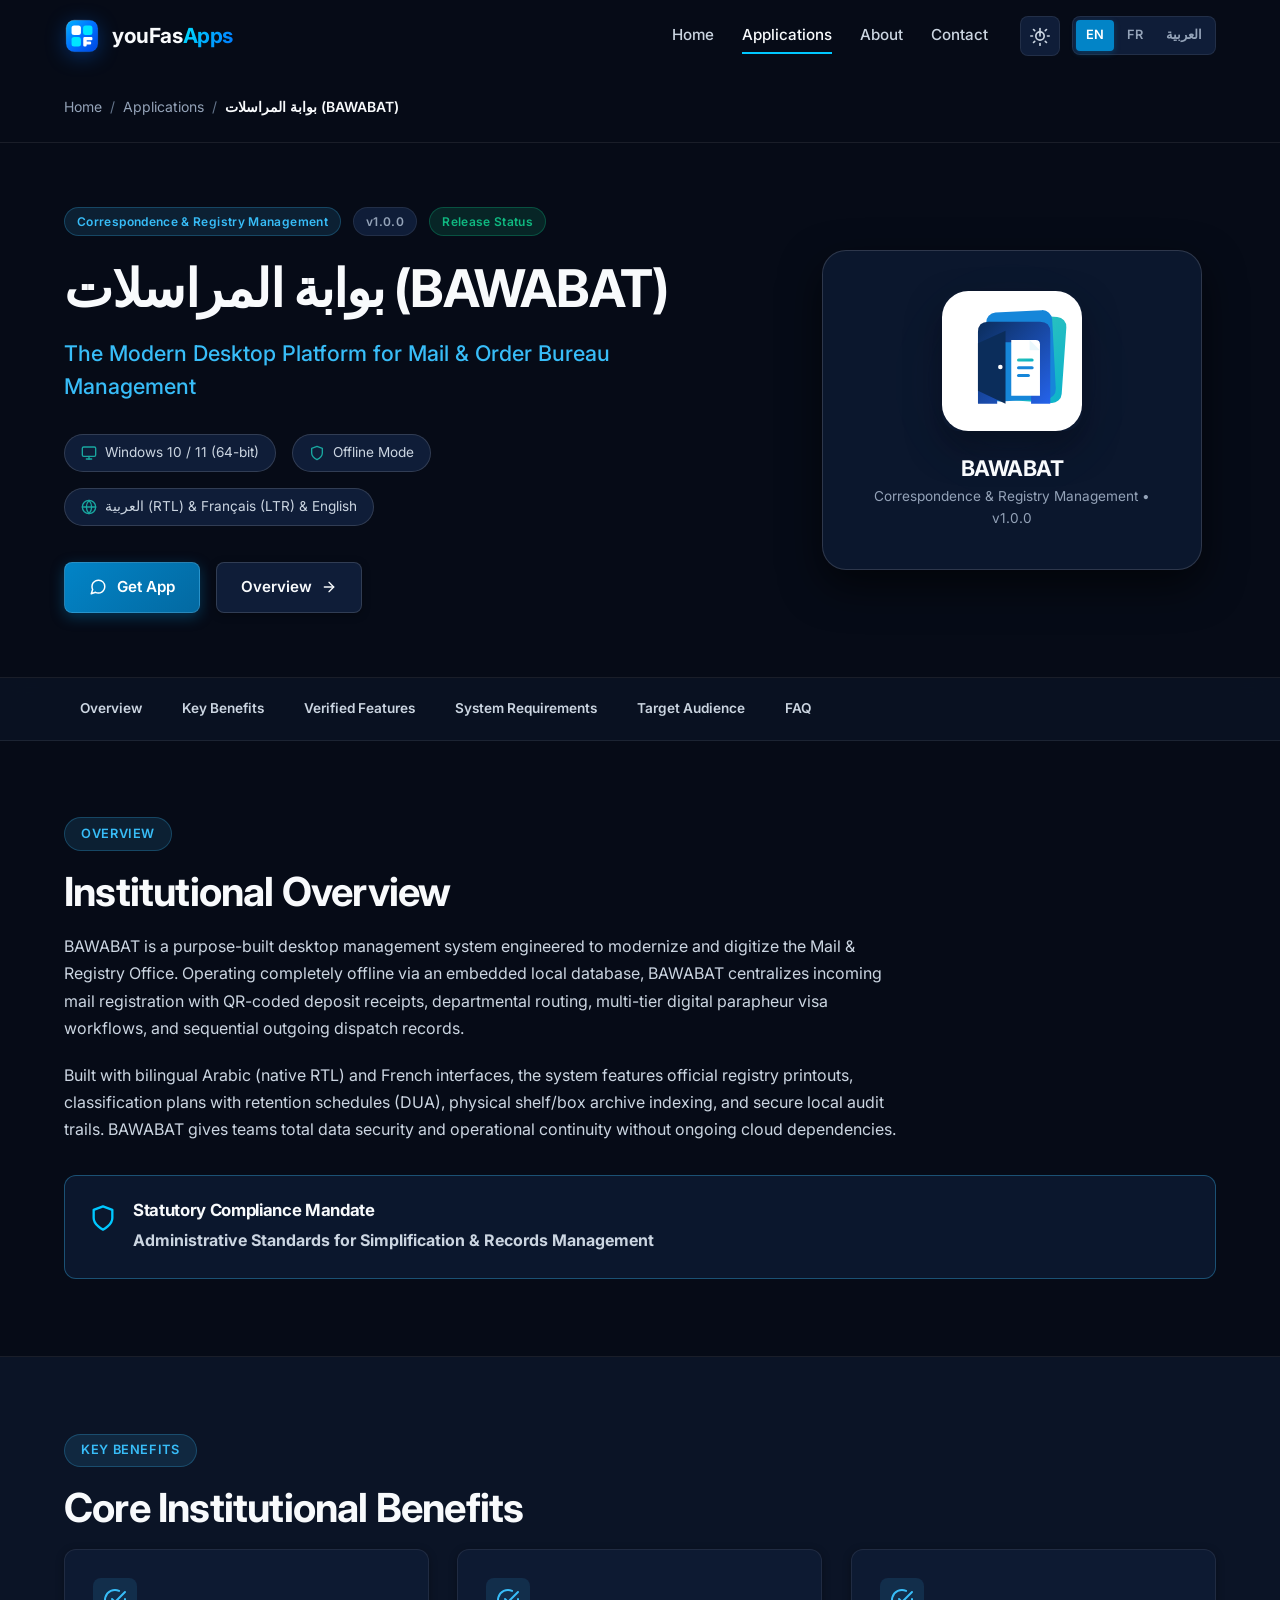
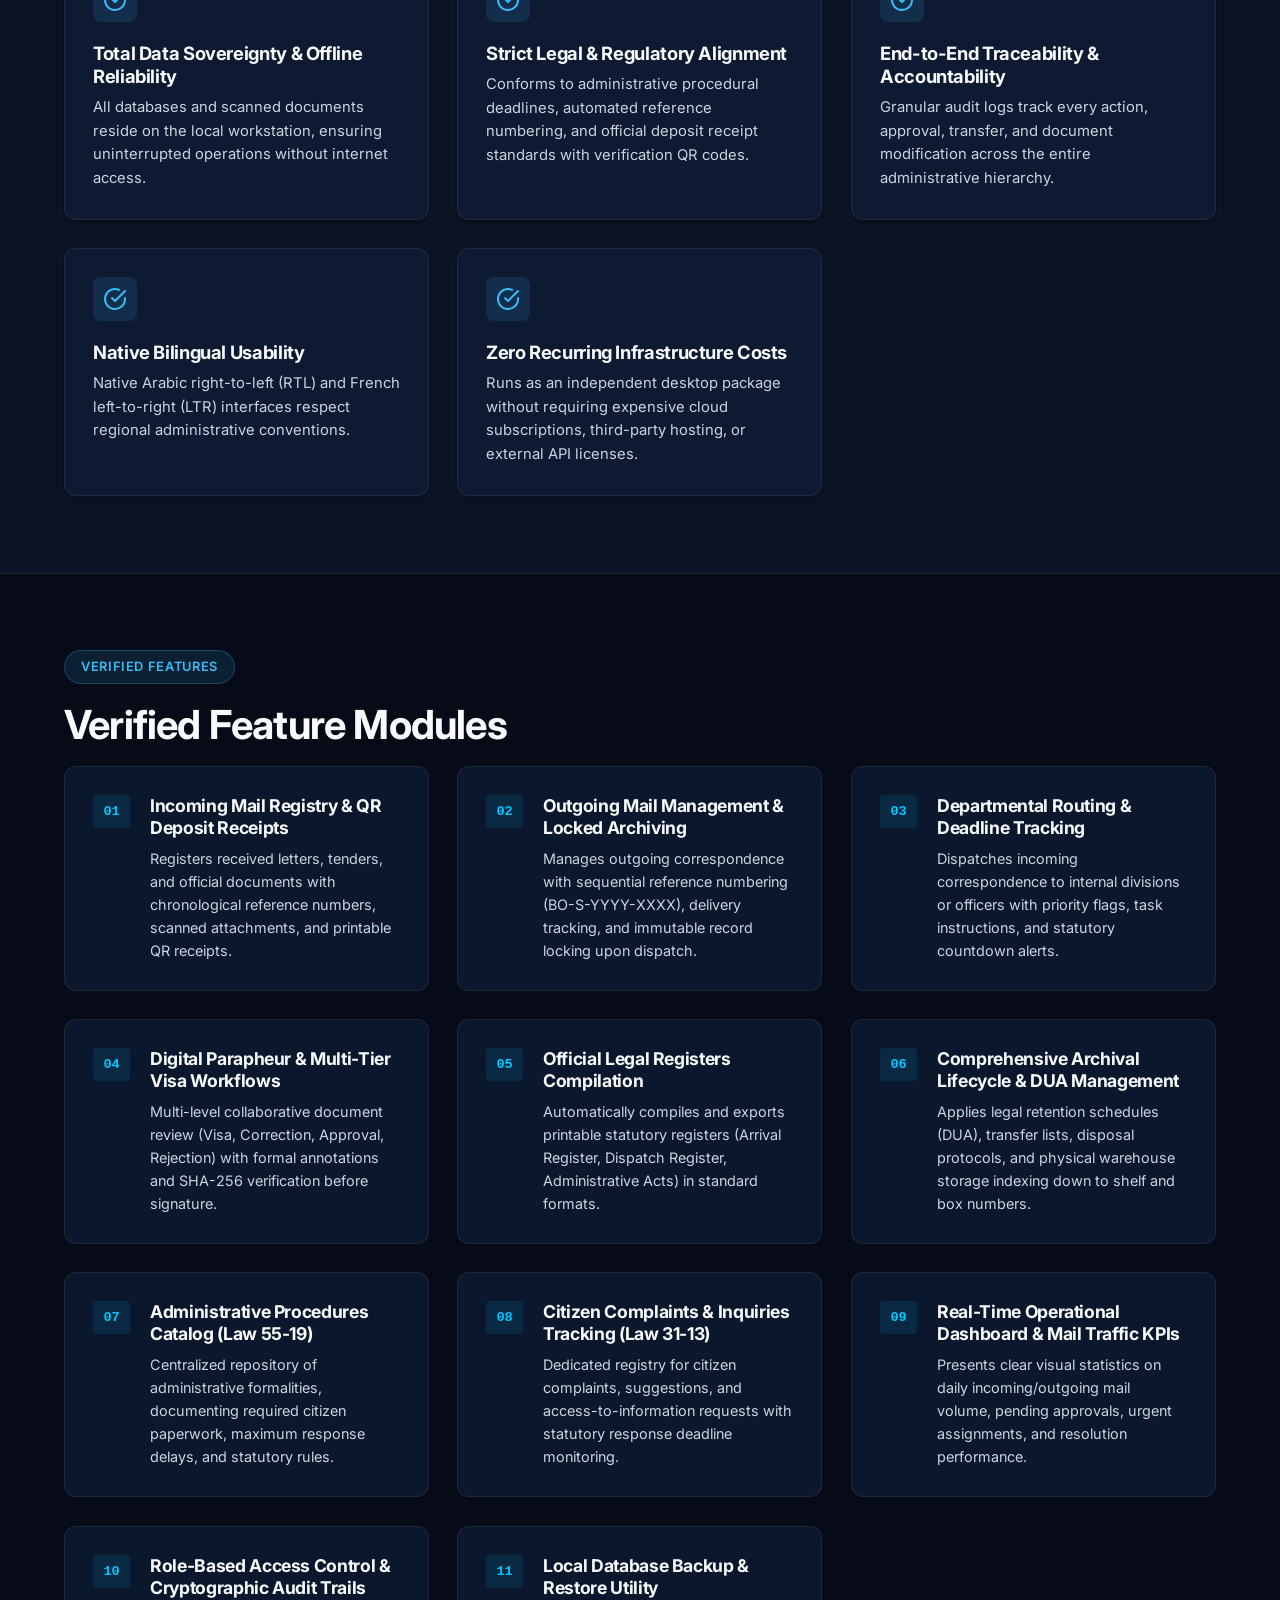
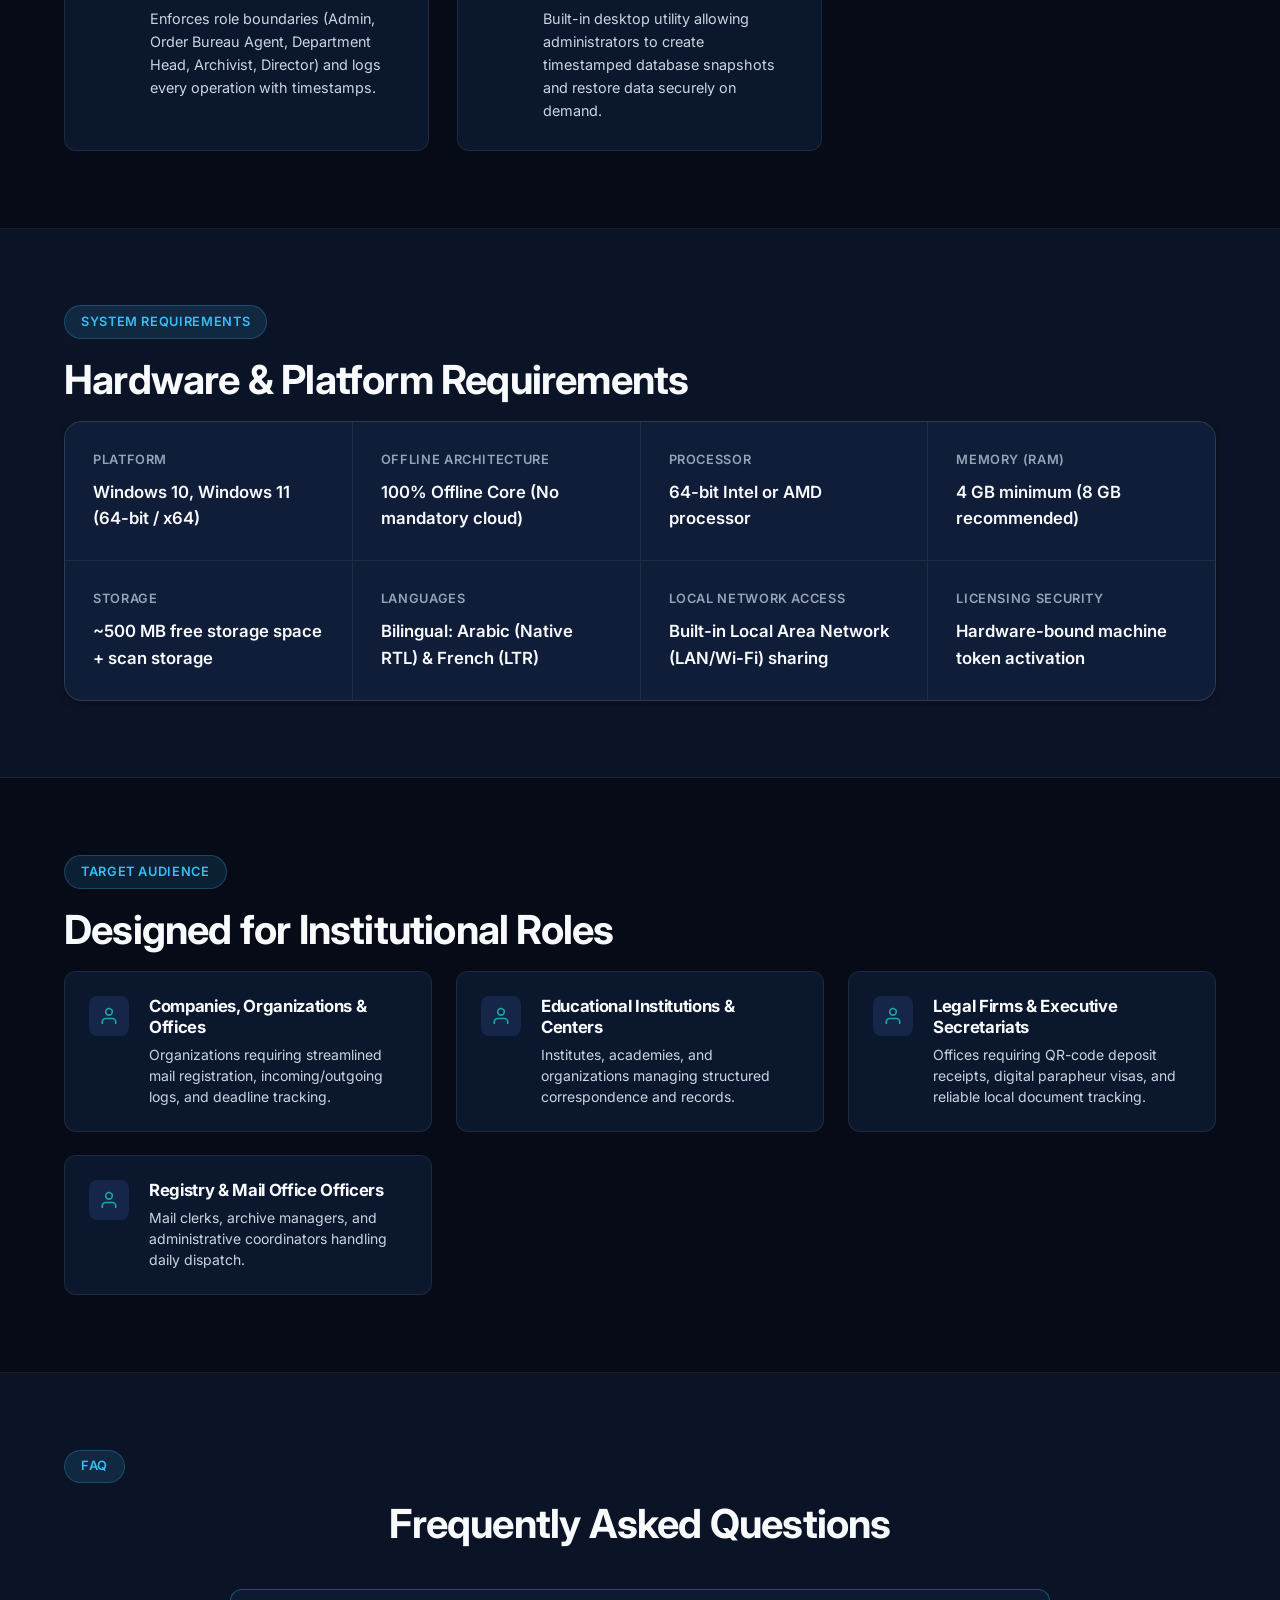
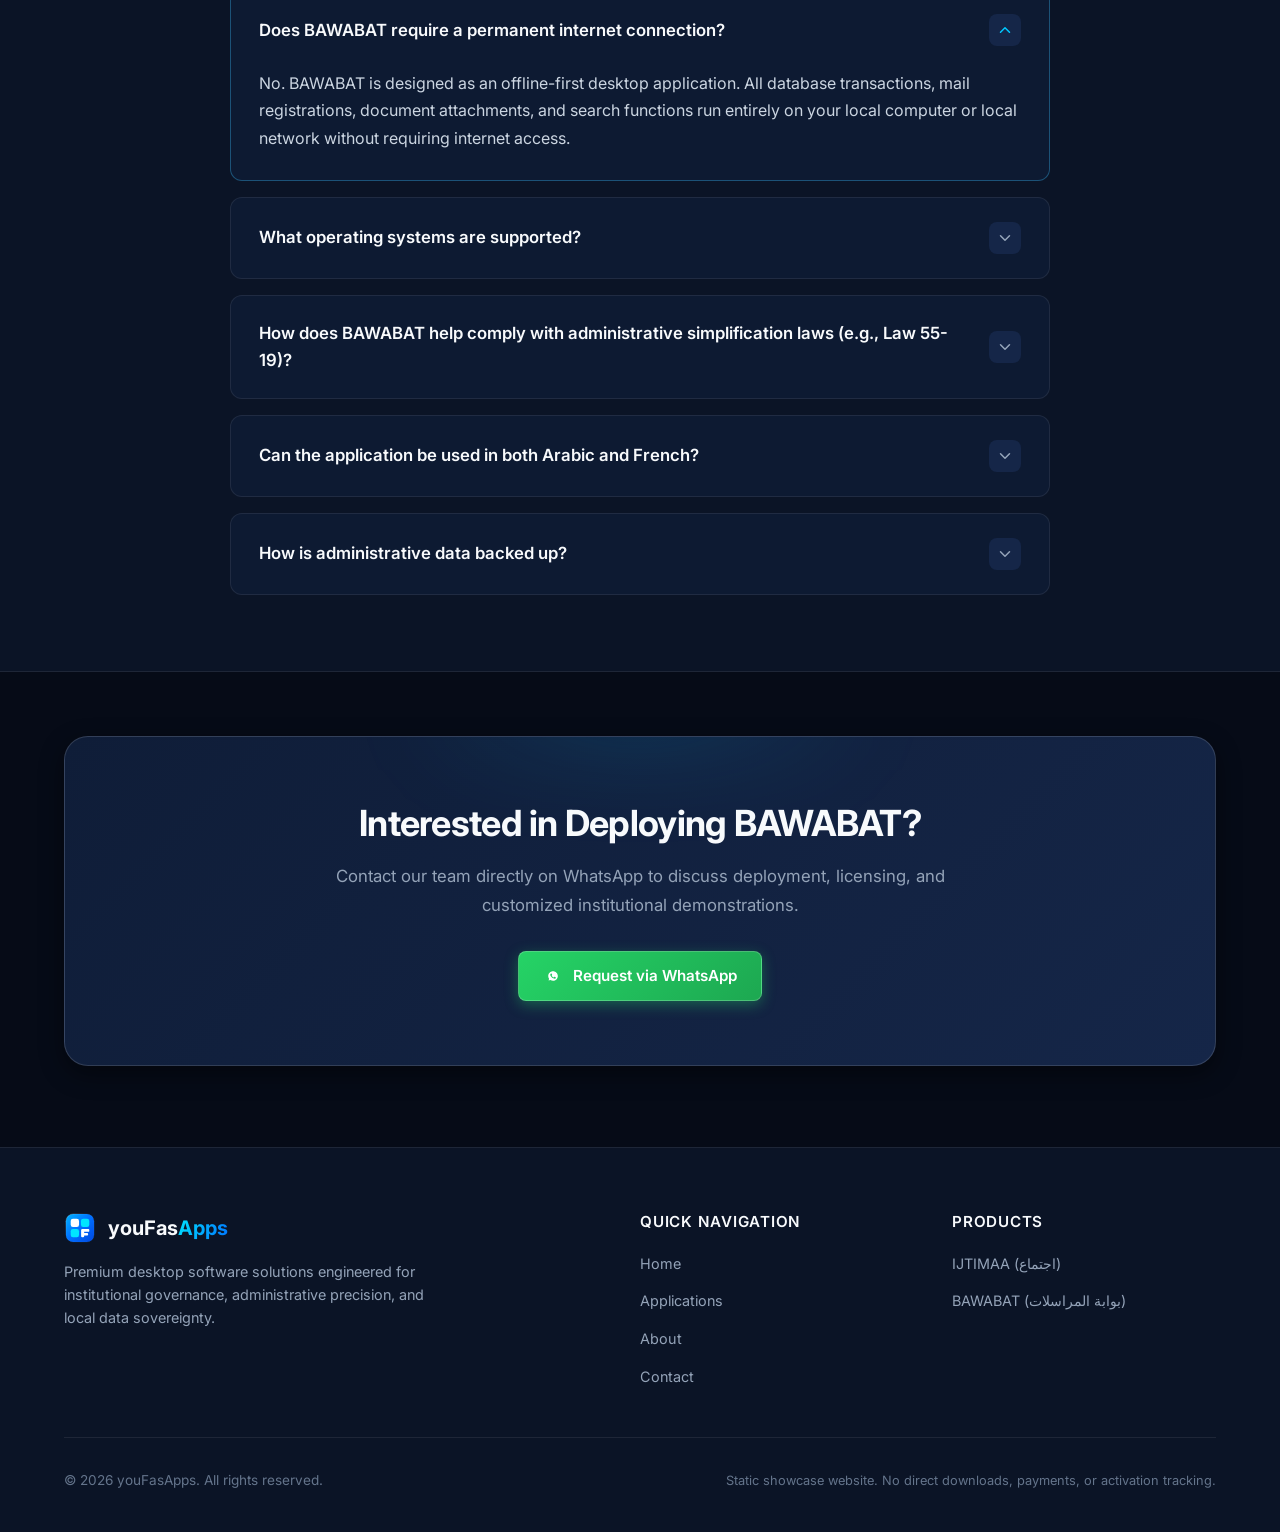
<file: website/apps/bawabat.html>
<!DOCTYPE html>
<html lang="en" dir="ltr" data-theme="dark">
<head>
  <meta charset="UTF-8">
  <meta name="viewport" content="width=device-width, initial-scale=1.0">
  <title>BAWABAT (بوابة المراسلات) — Administrative Correspondence & Bureau d'Ordre Platform | youFasApps</title>
  <meta name="description" content="Official showcase for BAWABAT (بوابة المراسلات), the secure institutional desktop platform for administrative mail, courier routing, citizen correspondence, and Bureau d'Ordre governance.">
  <meta name="author" content="youFasApps">
  <meta name="robots" content="index, follow">

  <!-- Open Graph -->
  <meta property="og:type" content="product">
  <meta property="og:title" content="BAWABAT (بوابة المراسلات) — Administrative Correspondence Platform">
  <meta property="og:description" content="Institutional desktop platform for administrative mail, courier routing, citizen correspondence, and Bureau d'Ordre governance. Compliant with Moroccan Laws 55-19 and 31-13.">
  <meta property="og:image" content="../assets/brand/youfasapps-logo.svg">

  <!-- Scalable Vector Favicon -->
  <link rel="icon" type="image/svg+xml" href="../assets/brand/favicon.svg">

  <!-- Typography -->
  <link rel="preconnect" href="https://fonts.googleapis.com">
  <link rel="preconnect" href="https://fonts.gstatic.com" crossorigin>
  <link href="https://fonts.googleapis.com/css2?family=Inter:wght@400;500;600;700&family=Noto+Sans+Arabic:wght@400;500;600;700&display=swap" rel="stylesheet">

  <!-- Anti-FOUC Theme & Language Initializer -->
  <script>
    (function() {
      try {
        const savedTheme = localStorage.getItem("youfas_theme");
        const theme = savedTheme || (window.matchMedia && window.matchMedia("(prefers-color-scheme: dark)").matches ? "dark" : "dark");
        document.documentElement.setAttribute("data-theme", theme);
        document.documentElement.style.colorScheme = theme;

        const savedLang = localStorage.getItem("youfas_language");
        if (savedLang) {
          document.documentElement.setAttribute("lang", savedLang);
          document.documentElement.setAttribute("dir", savedLang === "ar" ? "rtl" : "ltr");
        }
      } catch (e) {}
    })();
  </script>

  <!-- Stylesheets -->
  <link rel="stylesheet" href="../css/variables.css">
  <link rel="stylesheet" href="../css/base.css">
  <link rel="stylesheet" href="../css/components.css">
  <link rel="stylesheet" href="../css/animations.css">
  <link rel="stylesheet" href="../css/details.css">
</head>
<body data-app-slug="bawabat">

  <!-- ==========================================================================
       Sticky Navigation Bar
       ========================================================================== -->
  <header class="site-nav" role="banner">
    <div class="container nav-container">
      <a href="../index.html" class="nav-brand" aria-label="youFasApps Home">
        <svg class="nav-brand-icon" viewBox="0 0 200 200" width="36" height="36" aria-hidden="true">
          <defs>
            <linearGradient id="bwNavSymBg" x1="0%" y1="0%" x2="100%" y2="100%">
              <stop offset="0%" stop-color="#00B4FF"/>
              <stop offset="50%" stop-color="#006EFF"/>
              <stop offset="100%" stop-color="#0046E0"/>
            </linearGradient>
            <linearGradient id="bwNavSheen" x1="0%" y1="0%" x2="100%" y2="100%">
              <stop offset="0%" stop-color="#FFFFFF" stop-opacity="0.6"/>
              <stop offset="40%" stop-color="#FFFFFF" stop-opacity="0.1"/>
              <stop offset="100%" stop-color="#00A3FF" stop-opacity="0.25"/>
            </linearGradient>
          </defs>
          <rect x="12" y="12" width="176" height="176" rx="46" fill="url(#bwNavSymBg)"/>
          <rect x="12" y="12" width="176" height="176" rx="46" fill="none" stroke="url(#bwNavSheen)" stroke-width="2.5"/>
          <rect x="42" y="42" width="52" height="52" rx="14" fill="#FFFFFF"/>
          <rect x="106" y="42" width="52" height="52" rx="14" fill="#00E5FF"/>
          <rect x="42" y="106" width="52" height="52" rx="14" fill="#00E5FF"/>
          <path d="M 115 106 H 152 A 6 6 0 0 1 158 112 V 118 A 6 6 0 0 1 152 124 H 126 V 131 H 145 A 6 6 0 0 1 151 137 V 141 A 6 6 0 0 1 145 147 H 126 V 151 A 7 7 0 0 1 119 158 H 114 A 7 7 0 0 1 107 151 V 114 A 8 8 0 0 1 115 106 Z" fill="#FFFFFF"/>
        </svg>
        <span class="nav-brand-text">
          <span class="brand-text-neutral">youFas</span><span class="brand-text-accent">Apps</span>
        </span>
      </a>

      <div class="nav-menu-wrapper">
        <nav class="nav-menu" role="navigation" aria-label="Main Navigation">
          <a href="../index.html#hero" class="nav-link" data-i18n="navHome">Home</a>
          <a href="../index.html#showcase" class="nav-link active" data-i18n="navApps">Applications</a>
          <a href="../index.html#about" class="nav-link" data-i18n="navAbout">About</a>
          <a href="../index.html#contact" class="nav-link" data-i18n="navContact">Contact</a>
        </nav>

        <div class="nav-controls">
          <!-- Light / Dark Theme Toggle -->
          <button type="button" class="theme-toggle-btn" data-theme-toggle data-i18n-aria="themeToggleAria" aria-label="Toggle light or dark theme">
            <svg class="icon-sun" width="20" height="20" viewBox="0 0 24 24" fill="none" stroke="currentColor" stroke-width="2" stroke-linecap="round" stroke-linejoin="round">
              <circle cx="12" cy="12" r="5"></circle>
              <line x1="12" y1="12" x2="12" y2="3"></line>
              <line x1="12" y1="21" x2="12" y2="23"></line>
              <line x1="4.22" y1="4.22" x2="5.64" y2="5.64"></line>
              <line x1="18.36" y1="18.36" x2="19.78" y2="19.78"></line>
              <line x1="1" y1="12" x2="3" y2="12"></line>
              <line x1="21" y1="12" x2="23" y2="12"></line>
              <line x1="4.22" y1="19.78" x2="5.64" y2="18.36"></line>
              <line x1="18.36" y1="5.64" x2="19.78" y2="4.22"></line>
            </svg>
            <svg class="icon-moon" style="display:none;" width="20" height="20" viewBox="0 0 24 24" fill="none" stroke="currentColor" stroke-width="2" stroke-linecap="round" stroke-linejoin="round">
              <path d="M21 12.79A9 9 0 1 1 11.21 3 7 7 0 0 0 21 12.79z"></path>
            </svg>
          </button>

          <!-- Language Selector Pills -->
          <div class="lang-switcher" role="group" data-i18n-aria="langSelectAria" aria-label="Select website language">
            <button type="button" class="lang-btn" data-lang-btn="en">EN</button>
            <button type="button" class="lang-btn" data-lang-btn="fr">FR</button>
            <button type="button" class="lang-btn" data-lang-btn="ar">العربية</button>
          </div>
        </div>
      </div>

      <!-- Mobile Hamburger Button -->
      <button type="button" class="mobile-menu-btn" data-i18n-aria="mobileMenuAria" aria-label="Toggle navigation menu" aria-expanded="false">
        <span></span>
        <span></span>
        <span></span>
      </button>
    </div>
  </header>

  <main>
    <!-- ==========================================================================
         Breadcrumbs
         ========================================================================== -->
    <div class="breadcrumbs-bar">
      <div class="container">
        <ul class="breadcrumbs-list" role="navigation" aria-label="Breadcrumb">
          <li class="breadcrumb-item"><a href="../index.html" data-i18n="breadcrumbHome">Home</a></li>
          <li class="breadcrumb-sep">/</li>
          <li class="breadcrumb-item"><a href="../index.html#showcase" data-i18n="breadcrumbApps">Applications</a></li>
          <li class="breadcrumb-sep">/</li>
          <li class="breadcrumb-item is-current" aria-current="page" data-app-name>بوابة المراسلات (BAWABAT)</li>
        </ul>
      </div>
    </div>

    <!-- ==========================================================================
         Product Hero Header
         ========================================================================== -->
    <section class="product-hero">
      <div class="container product-hero-grid">
        <div class="product-hero-info reveal">
          <div class="product-badges-row">
            <span class="app-badge category-badge" data-app-category>Administrative & Public Sector Solutions</span>
            <span class="app-badge version-badge">v1.0.0</span>
            <span class="app-badge" style="background: rgba(16, 185, 129, 0.15); color: #10b981; border: 1px solid rgba(16, 185, 129, 0.3);" data-i18n="detailsReleaseLabel">Production Ready</span>
          </div>

          <h1 class="product-hero-title" data-app-name>بوابة المراسلات (BAWABAT)</h1>
          <p class="product-hero-tagline" data-app-tagline>Secure Administrative Correspondence, Bureau d'Ordre, and Courier Governance Platform</p>

          <div class="product-specs-chips">
            <div class="spec-chip">
              <svg width="16" height="16" viewBox="0 0 24 24" fill="none" stroke="currentColor" stroke-width="2" stroke-linecap="round" stroke-linejoin="round">
                <rect x="2" y="3" width="20" height="14" rx="2" ry="2"></rect>
                <line x1="8" y1="21" x2="16" y2="21"></line>
                <line x1="12" y1="17" x2="12" y2="21"></line>
              </svg>
              <span>Windows 10 / 11 (64-bit)</span>
            </div>

            <div class="spec-chip">
              <svg width="16" height="16" viewBox="0 0 24 24" fill="none" stroke="currentColor" stroke-width="2" stroke-linecap="round" stroke-linejoin="round">
                <path d="M12 22s8-4 8-10V5l-8-3-8 3v7c0 6 8 10 8 10z"></path>
              </svg>
              <span data-i18n="detailsOfflineLabel">100% Offline Core</span>
            </div>

            <div class="spec-chip">
              <svg width="16" height="16" viewBox="0 0 24 24" fill="none" stroke="currentColor" stroke-width="2" stroke-linecap="round" stroke-linejoin="round">
                <circle cx="12" cy="12" r="10"></circle>
                <line x1="2" y1="12" x2="22" y2="12"></line>
                <path d="M12 2a15.3 15.3 0 0 1 4 10 15.3 15.3 0 0 1-4 10 15.3 15.3 0 0 1-4-10 15.3 15.3 0 0 1 4-10z"></path>
              </svg>
              <span>العربية (RTL) & Français (LTR) & English</span>
            </div>
          </div>

          <div class="product-hero-cta">
            <button type="button" class="btn btn-primary" data-get-app="bawabat">
              <svg width="18" height="18" viewBox="0 0 24 24" fill="none" stroke="currentColor" stroke-width="2" stroke-linecap="round" stroke-linejoin="round">
                <path d="M21 11.5a8.38 8.38 0 0 1-.9 3.8 8.5 8.5 0 0 1-7.6 4.7 8.38 8.38 0 0 1-3.8-.9L3 21l1.9-5.7a8.38 8.38 0 0 1-.9-3.8 8.5 8.5 0 0 1 4.7-7.6 8.38 8.38 0 0 1 3.8-.9h.5a8.48 8.48 0 0 1 8 8v.5z"></path>
              </svg>
              <span data-i18n="btnGetApp">Get the App</span>
            </button>

            <a href="#overview" class="btn btn-secondary">
              <span data-i18n="navTabOverview">Overview</span>
              <svg class="icon-arrow" width="16" height="16" viewBox="0 0 24 24" fill="none" stroke="currentColor" stroke-width="2" stroke-linecap="round" stroke-linejoin="round">
                <line x1="5" y1="12" x2="19" y2="12"></line>
                <polyline points="12 5 19 12 12 19"></polyline>
              </svg>
            </a>
          </div>
        </div>

        <!-- 3D Logo Presentation -->
        <div class="product-hero-visual reveal reveal-delay-2">
          <div class="product-visual-card" data-tilt data-tilt-max="8" data-tilt-scale="1.02" style="--app-primary: #0F52BA;">
            <div class="product-halo"></div>
            <img src="../../apps/moraslat/branding/bawabat_icon.svg" alt="BAWABAT Official Icon" class="product-big-icon" id="detailAppIcon">
            <h3 class="product-identity-name">BAWABAT</h3>
            <span class="product-identity-alt">بوابة المراسلات • Laws 55-19 & 31-13</span>
          </div>
        </div>
      </div>
    </section>

    <!-- ==========================================================================
         Sticky Details Sub-Navigation Tabs
         ========================================================================== -->
    <nav class="details-subnav-sticky" aria-label="Product Sections Navigation">
      <div class="container">
        <div class="details-subnav-list">
          <a href="#overview" class="details-subnav-link is-active" data-i18n="navTabOverview">Overview</a>
          <a href="#benefits" class="details-subnav-link" data-i18n="navTabBenefits">Key Benefits</a>
          <a href="#features" class="details-subnav-link" data-i18n="navTabFeatures">Verified Features</a>
          <a href="#requirements" class="details-subnav-link" data-i18n="navTabRequirements">System Requirements</a>
          <a href="#audience" class="details-subnav-link" data-i18n="navTabAudience">Target Audience</a>
          <a href="#faq" class="details-subnav-link" data-i18n="navTabFaq">FAQ</a>
        </div>
      </div>
    </nav>

    <!-- ==========================================================================
         Section 1: Overview
         ========================================================================== -->
    <section id="overview" class="product-content-block">
      <div class="container">
        <div class="section-badge" data-i18n="navTabOverview">Overview</div>
        <h2 class="section-title" data-i18n="sectionOverviewTitle">Institutional Overview</h2>
        
        <div class="desc-prose" id="detailFullDesc">
          <!-- Populated by details.js based on selected language -->
        </div>

        <div class="statutory-callout">
          <svg class="callout-icon" width="28" height="28" viewBox="0 0 24 24" fill="none" stroke="currentColor" stroke-width="2" stroke-linecap="round" stroke-linejoin="round">
            <path d="M12 22s8-4 8-10V5l-8-3-8 3v7c0 6 8 10 8 10z"></path>
          </svg>
          <div>
            <h4 class="callout-title">Statutory Compliance Mandate</h4>
            <p id="detailStatutoryText">Compliant with Moroccan Law 55-19 on administrative simplification and Law 31-13 on the right of access to information. Ensures strict traceability, automated response time tracking, and institutional accountability.</p>
          </div>
        </div>
      </div>
    </section>

    <!-- ==========================================================================
         Section 2: Key Benefits
         ========================================================================== -->
    <section id="benefits" class="product-content-block" style="background-color: var(--bg-secondary);">
      <div class="container">
        <div class="section-badge" data-i18n="navTabBenefits">Key Benefits</div>
        <h2 class="section-title" data-i18n="sectionBenefitsTitle">Core Institutional Benefits</h2>
        
        <div class="benefits-grid" id="detailBenefitsList">
          <!-- Populated by details.js -->
        </div>
      </div>
    </section>

    <!-- ==========================================================================
         Section 3: Verified Features
         ========================================================================== -->
    <section id="features" class="product-content-block">
      <div class="container">
        <div class="section-badge" data-i18n="navTabFeatures">Verified Features</div>
        <h2 class="section-title" data-i18n="sectionFeaturesTitle">Verified Feature Modules</h2>
        
        <div class="features-grid" id="detailFeaturesList">
          <!-- 11 feature modules populated dynamically by details.js -->
        </div>
      </div>
    </section>

    <!-- ==========================================================================
         Section 4: Requirements
         ========================================================================== -->
    <section id="requirements" class="product-content-block" style="background-color: var(--bg-secondary);">
      <div class="container">
        <div class="section-badge" data-i18n="navTabRequirements">System Requirements</div>
        <h2 class="section-title" data-i18n="sectionRequirementsTitle">Hardware & Platform Requirements</h2>

        <div class="specs-table-wrapper">
          <div class="specs-grid">
            <div class="spec-cell">
              <span class="spec-cell-label" data-i18n="detailsPlatformLabel">Operating System</span>
              <span class="spec-cell-value" id="specOs">Windows 10, Windows 11 (64-bit / x64)</span>
            </div>

            <div class="spec-cell">
              <span class="spec-cell-label">Offline Architecture</span>
              <span class="spec-cell-value" id="specOffline">100% Offline Core (No mandatory cloud)</span>
            </div>

            <div class="spec-cell">
              <span class="spec-cell-label">Processor</span>
              <span class="spec-cell-value" id="specCpu">64-bit Intel or AMD processor</span>
            </div>

            <div class="spec-cell">
              <span class="spec-cell-label">Memory (RAM)</span>
              <span class="spec-cell-value" id="specRam">4 GB Minimum (8 GB Recommended)</span>
            </div>

            <div class="spec-cell">
              <span class="spec-cell-label">Storage</span>
              <span class="spec-cell-value" id="specDisk">~350 MB available local disk space</span>
            </div>

            <div class="spec-cell">
              <span class="spec-cell-label" data-i18n="detailsLanguagesLabel">Supported Languages</span>
              <span class="spec-cell-value" id="specLang">Arabic (العربية - RTL), French & English</span>
            </div>

            <div class="spec-cell">
              <span class="spec-cell-label">Local Network Access</span>
              <span class="spec-cell-value">Built-in Local Area Network (LAN/Wi-Fi) sharing</span>
            </div>

            <div class="spec-cell">
              <span class="spec-cell-label">Licensing Security</span>
              <span class="spec-cell-value">Hardware-bound machine token activation</span>
            </div>
          </div>
        </div>
      </div>
    </section>

    <!-- ==========================================================================
         Section 5: Target Audience
         ========================================================================== -->
    <section id="audience" class="product-content-block">
      <div class="container">
        <div class="section-badge" data-i18n="navTabAudience">Target Audience</div>
        <h2 class="section-title" data-i18n="sectionAudienceTitle">Designed for Institutional Roles</h2>

        <div class="audience-grid" id="detailAudienceList">
          <!-- Populated dynamically by details.js -->
        </div>
      </div>
    </section>

    <!-- ==========================================================================
         Section 6: FAQ
         ========================================================================== -->
    <section id="faq" class="product-content-block" style="background-color: var(--bg-secondary);">
      <div class="container">
        <div class="section-badge" data-i18n="navTabFaq">FAQ</div>
        <h2 class="section-title" style="text-align: center; margin-bottom: 2.5rem;" data-i18n="sectionFaqTitle">Frequently Asked Questions</h2>

        <div class="faq-accordion" id="detailFaqContainer">
          <!-- Populated dynamically by details.js -->
        </div>
      </div>
    </section>

    <!-- ==========================================================================
         Bottom CTA Banner
         ========================================================================== -->
    <div class="container" style="padding-bottom: 5rem;">
      <div class="details-cta-banner reveal">
        <h3 class="details-cta-title" id="detailCtaTitle">Interested in Implementing BAWABAT?</h3>
        <p class="details-cta-subtitle" data-i18n="ctaBannerSubtitle">Contact our team directly on WhatsApp to discuss deployment, licensing, and customized institutional demonstrations.</p>
        <button type="button" class="btn btn-whatsapp" data-get-app="bawabat">
          <svg width="20" height="20" viewBox="0 0 24 24" fill="currentColor">
            <path d="M12.031 6.172c-3.181 0-5.767 2.586-5.768 5.766-.001 1.298.38 2.27 1.019 3.287l-.582 2.128 2.182-.573c.978.58 1.911.928 3.145.929 3.178 0 5.767-2.587 5.768-5.766 0-3.18-2.587-5.771-5.764-5.771zm3.392 8.244c-.144.405-.837.774-1.17.824-.312.045-.698.077-2.073-.49-1.637-.676-2.684-2.338-2.766-2.449-.082-.111-.664-.883-.664-1.684 0-.801.42-1.196.57-1.357.148-.161.325-.202.434-.202.109 0 .217.001.312.006.1.005.234-.038.366.279.135.324.462 1.127.502 1.209.041.082.068.178.014.286-.055.109-.082.177-.163.272-.082.096-.172.214-.246.288-.082.082-.167.171-.072.335.096.163.424.7.912 1.135.628.56 1.157.733 1.32.815.163.082.259.072.355-.038.096-.111.408-.475.517-.638.109-.163.218-.137.367-.082.15.054.953.45 1.117.532.163.082.272.122.312.191.041.069.041.405-.103.81z"/>
          </svg>
          <span data-i18n="ctaBannerButton">Request via WhatsApp</span>
        </button>
      </div>
    </div>
  </main>

  <!-- ==========================================================================
       Footer
       ========================================================================== -->
  <footer class="site-footer" role="contentinfo">
    <div class="container">
      <div class="footer-grid">
        <div class="footer-brand-col">
          <a href="../index.html#hero" class="footer-brand" aria-label="youFasApps Home">
            <svg class="footer-brand-icon" viewBox="0 0 200 200" width="32" height="32" aria-hidden="true">
              <defs>
                <linearGradient id="bwFtSymBg" x1="0%" y1="0%" x2="100%" y2="100%">
                  <stop offset="0%" stop-color="#00B4FF"/>
                  <stop offset="50%" stop-color="#006EFF"/>
                  <stop offset="100%" stop-color="#0046E0"/>
                </linearGradient>
                <linearGradient id="bwFtSheen" x1="0%" y1="0%" x2="100%" y2="100%">
                  <stop offset="0%" stop-color="#FFFFFF" stop-opacity="0.6"/>
                  <stop offset="40%" stop-color="#FFFFFF" stop-opacity="0.1"/>
                  <stop offset="100%" stop-color="#00A3FF" stop-opacity="0.25"/>
                </linearGradient>
              </defs>
              <rect x="12" y="12" width="176" height="176" rx="46" fill="url(#bwFtSymBg)"/>
              <rect x="12" y="12" width="176" height="176" rx="46" fill="none" stroke="url(#bwFtSheen)" stroke-width="2.5"/>
              <rect x="42" y="42" width="52" height="52" rx="14" fill="#FFFFFF"/>
              <rect x="106" y="42" width="52" height="52" rx="14" fill="#00E5FF"/>
              <rect x="42" y="106" width="52" height="52" rx="14" fill="#00E5FF"/>
              <path d="M 115 106 H 152 A 6 6 0 0 1 158 112 V 118 A 6 6 0 0 1 152 124 H 126 V 131 H 145 A 6 6 0 0 1 151 137 V 141 A 6 6 0 0 1 145 147 H 126 V 151 A 7 7 0 0 1 119 158 H 114 A 7 7 0 0 1 107 151 V 114 A 8 8 0 0 1 115 106 Z" fill="#FFFFFF"/>
            </svg>
            <span><span class="brand-text-neutral">youFas</span><span class="brand-text-accent">Apps</span></span>
          </a>
          <p class="footer-desc" data-i18n="footerDesc">Premium desktop software solutions engineered for institutional governance, administrative precision, and local data sovereignty.</p>
        </div>

        <div>
          <h4 class="footer-heading" data-i18n="footerQuickLinks">Quick Navigation</h4>
          <ul class="footer-links">
            <li><a href="../index.html#hero" class="footer-link" data-i18n="navHome">Home</a></li>
            <li><a href="../index.html#showcase" class="footer-link" data-i18n="navApps">Applications</a></li>
            <li><a href="../index.html#about" class="footer-link" data-i18n="navAbout">About</a></li>
            <li><a href="../index.html#contact" class="footer-link" data-i18n="navContact">Contact</a></li>
          </ul>
        </div>

        <div>
          <h4 class="footer-heading" data-i18n="footerProducts">Products</h4>
          <ul class="footer-links">
            <li><a href="cm-manager.html" class="footer-link">IJTIMAA (اجتماع)</a></li>
            <li><a href="bawabat.html" class="footer-link">BAWABAT (بوابة المراسلات)</a></li>
          </ul>
        </div>
      </div>

      <div class="footer-bottom">
        <div>
          <span>&copy; <span id="copyrightYear">2026</span> youFasApps. </span>
          <span data-i18n="footerRights">All rights reserved.</span>
        </div>
        <div class="footer-static-disclaimer" data-i18n="footerStaticNotice">
          Static showcase website. No direct downloads, payments, or activation tracking.
        </div>
      </div>
    </div>
  </footer>

  <!-- Scripts -->
  <script src="../js/config.js"></script>
  <script src="../js/apps.js"></script>
  <script src="../js/translations.js"></script>
  <script src="../js/i18n.js"></script>
  <script src="../js/theme.js"></script>
  <script src="../js/contact.js"></script>
  <script src="../js/motion.js"></script>
  <script src="../js/details.js"></script>
</body>
</html>
</file>
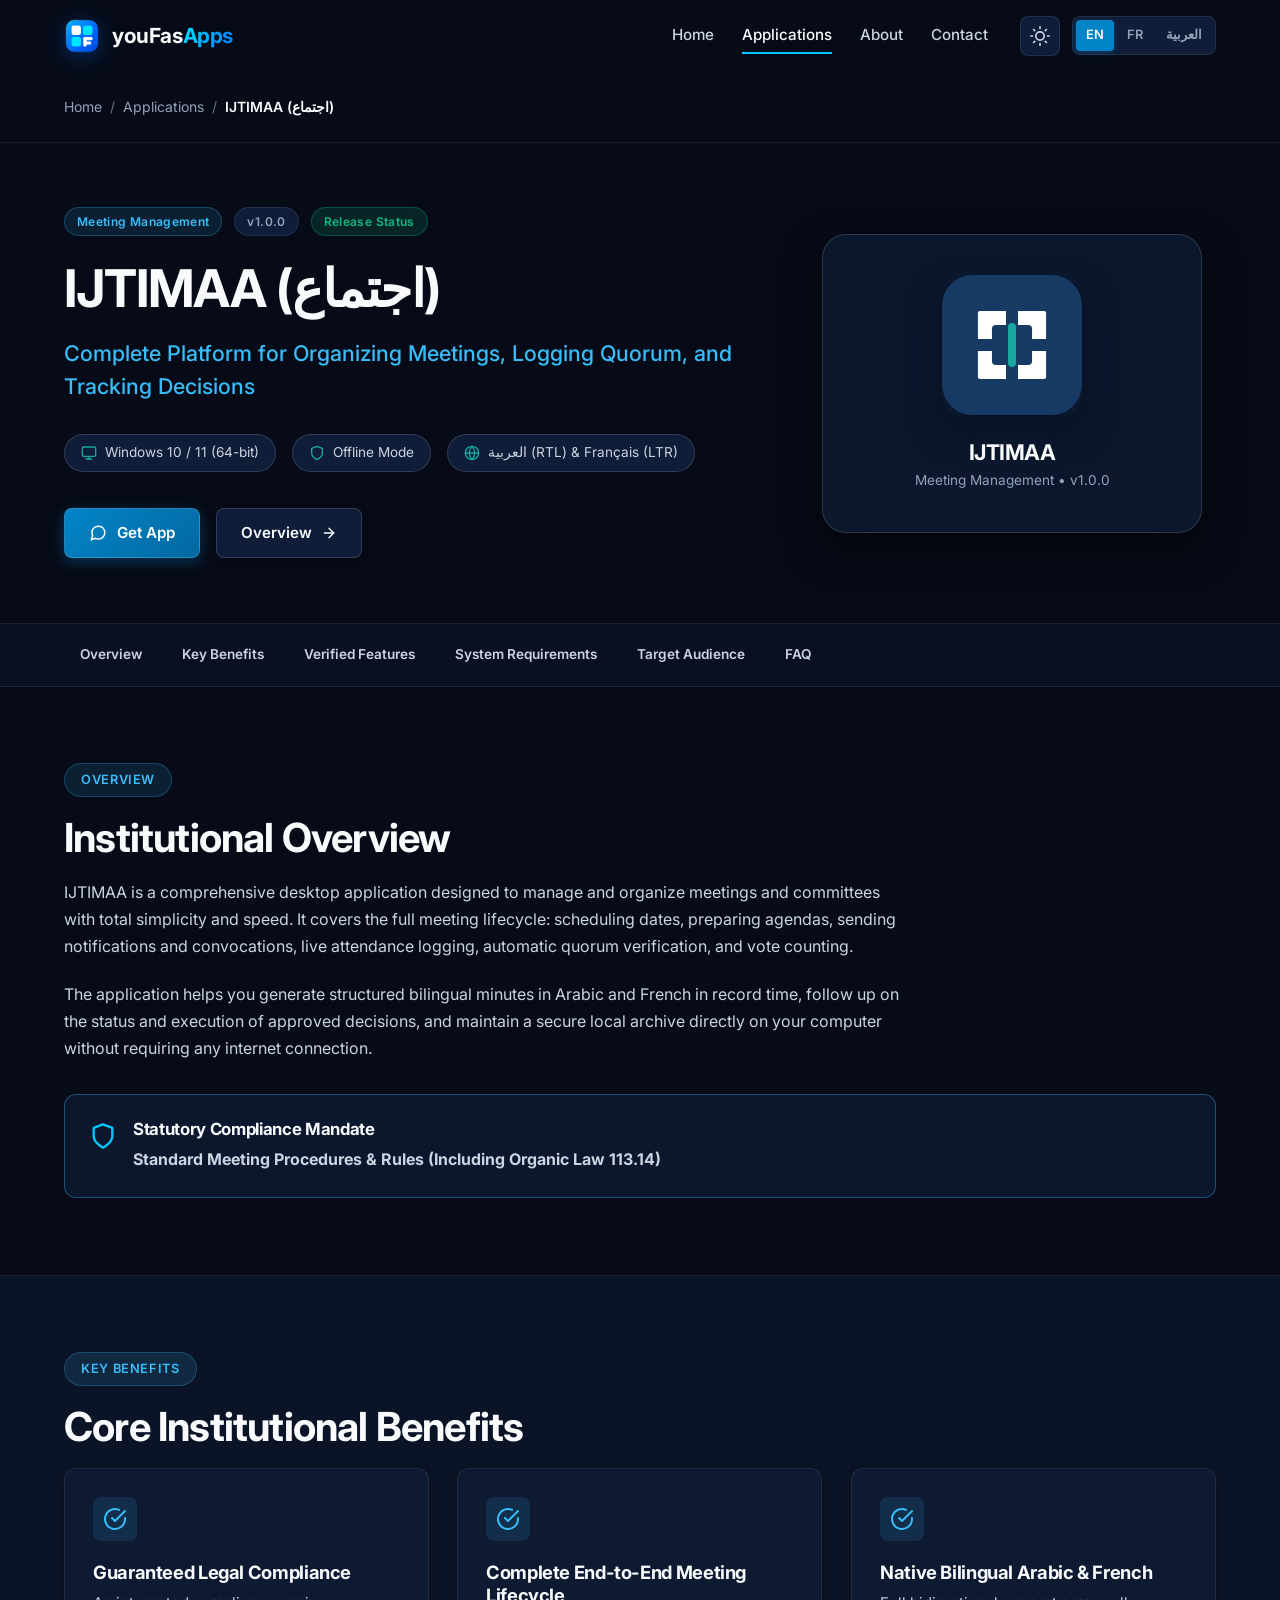
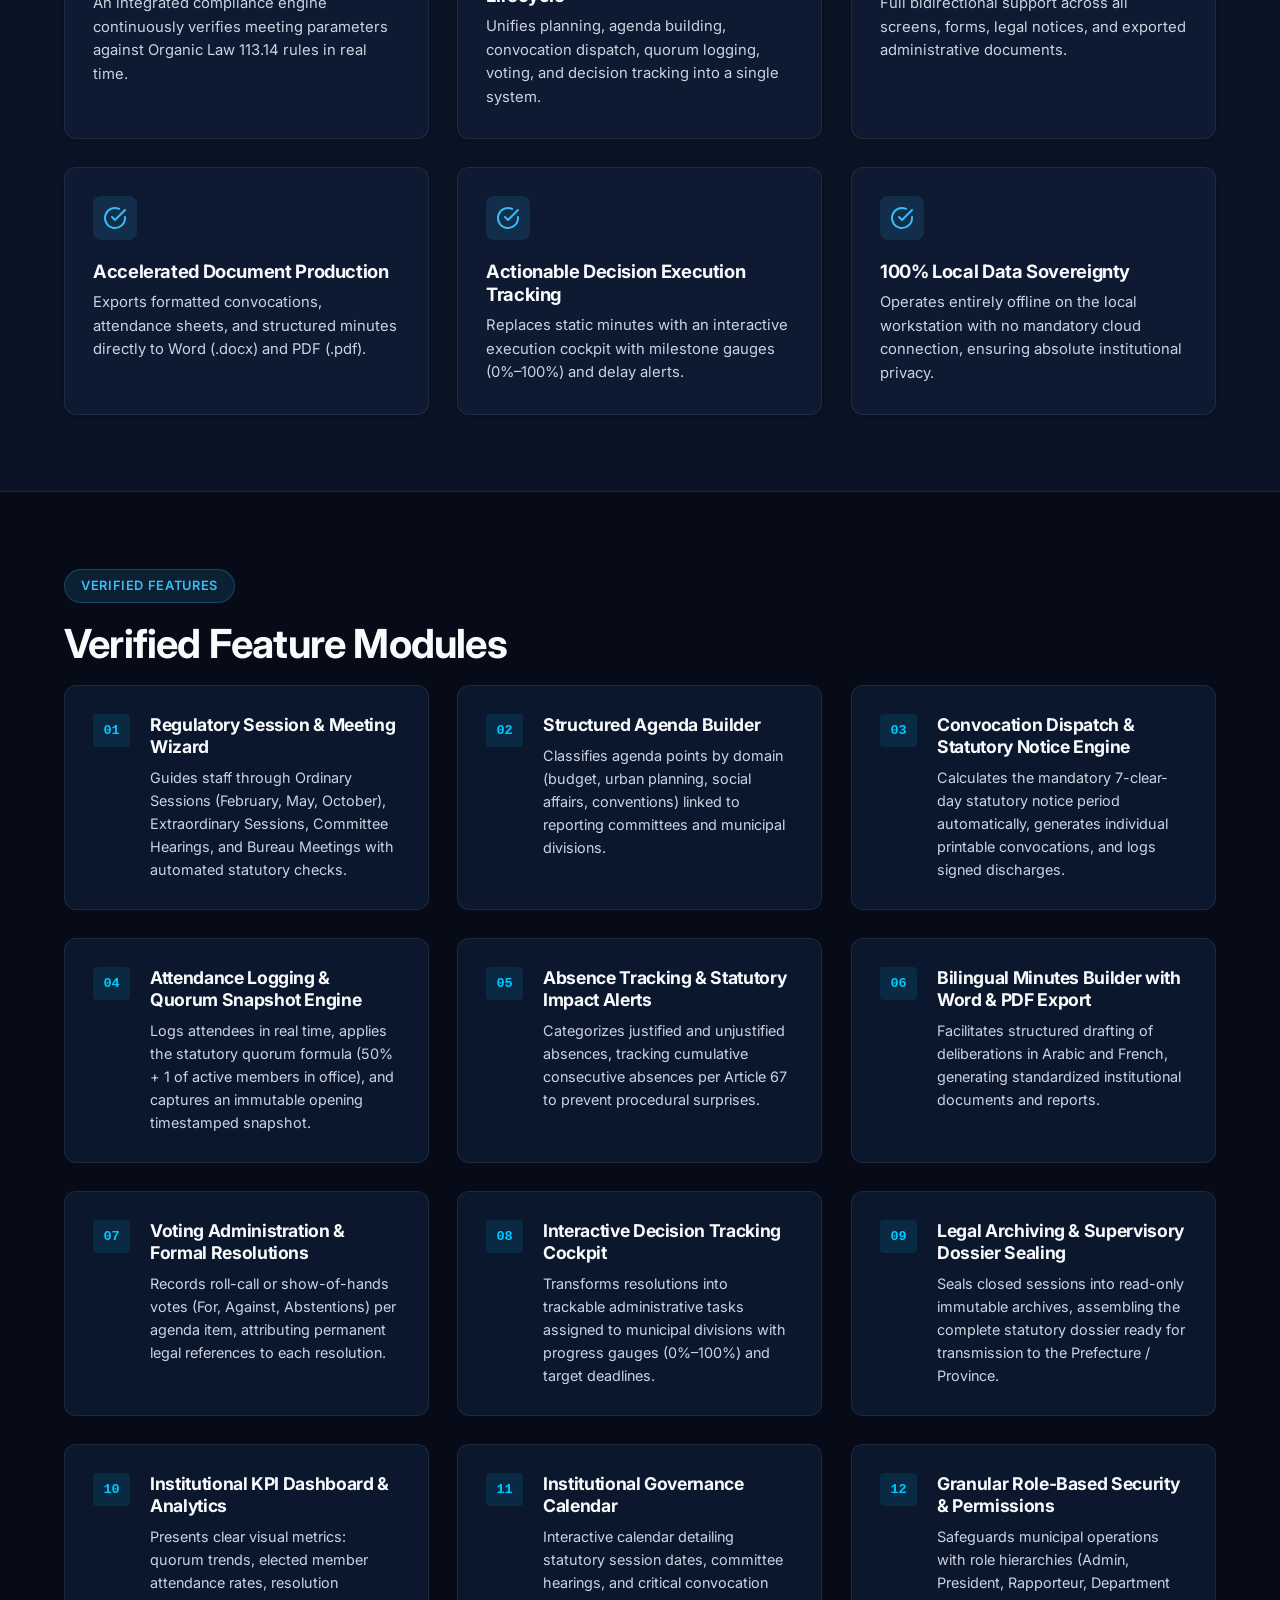
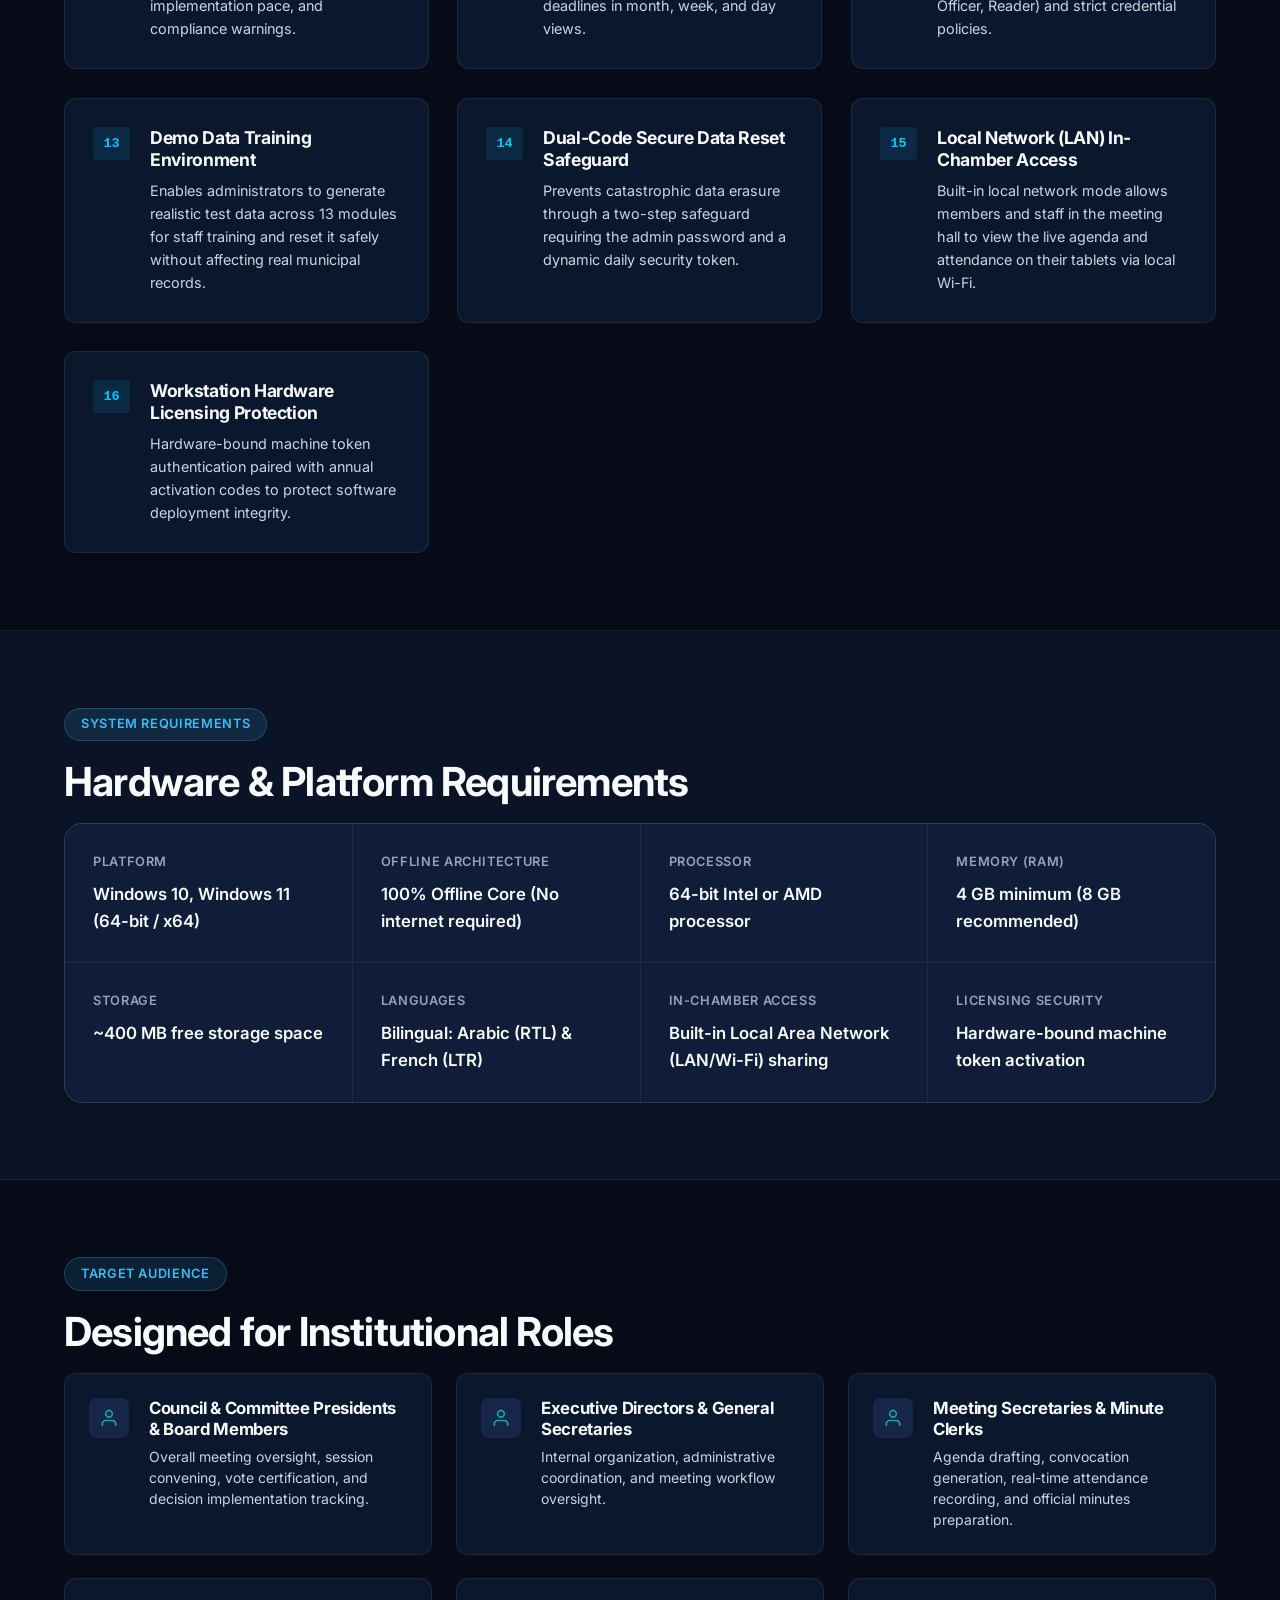
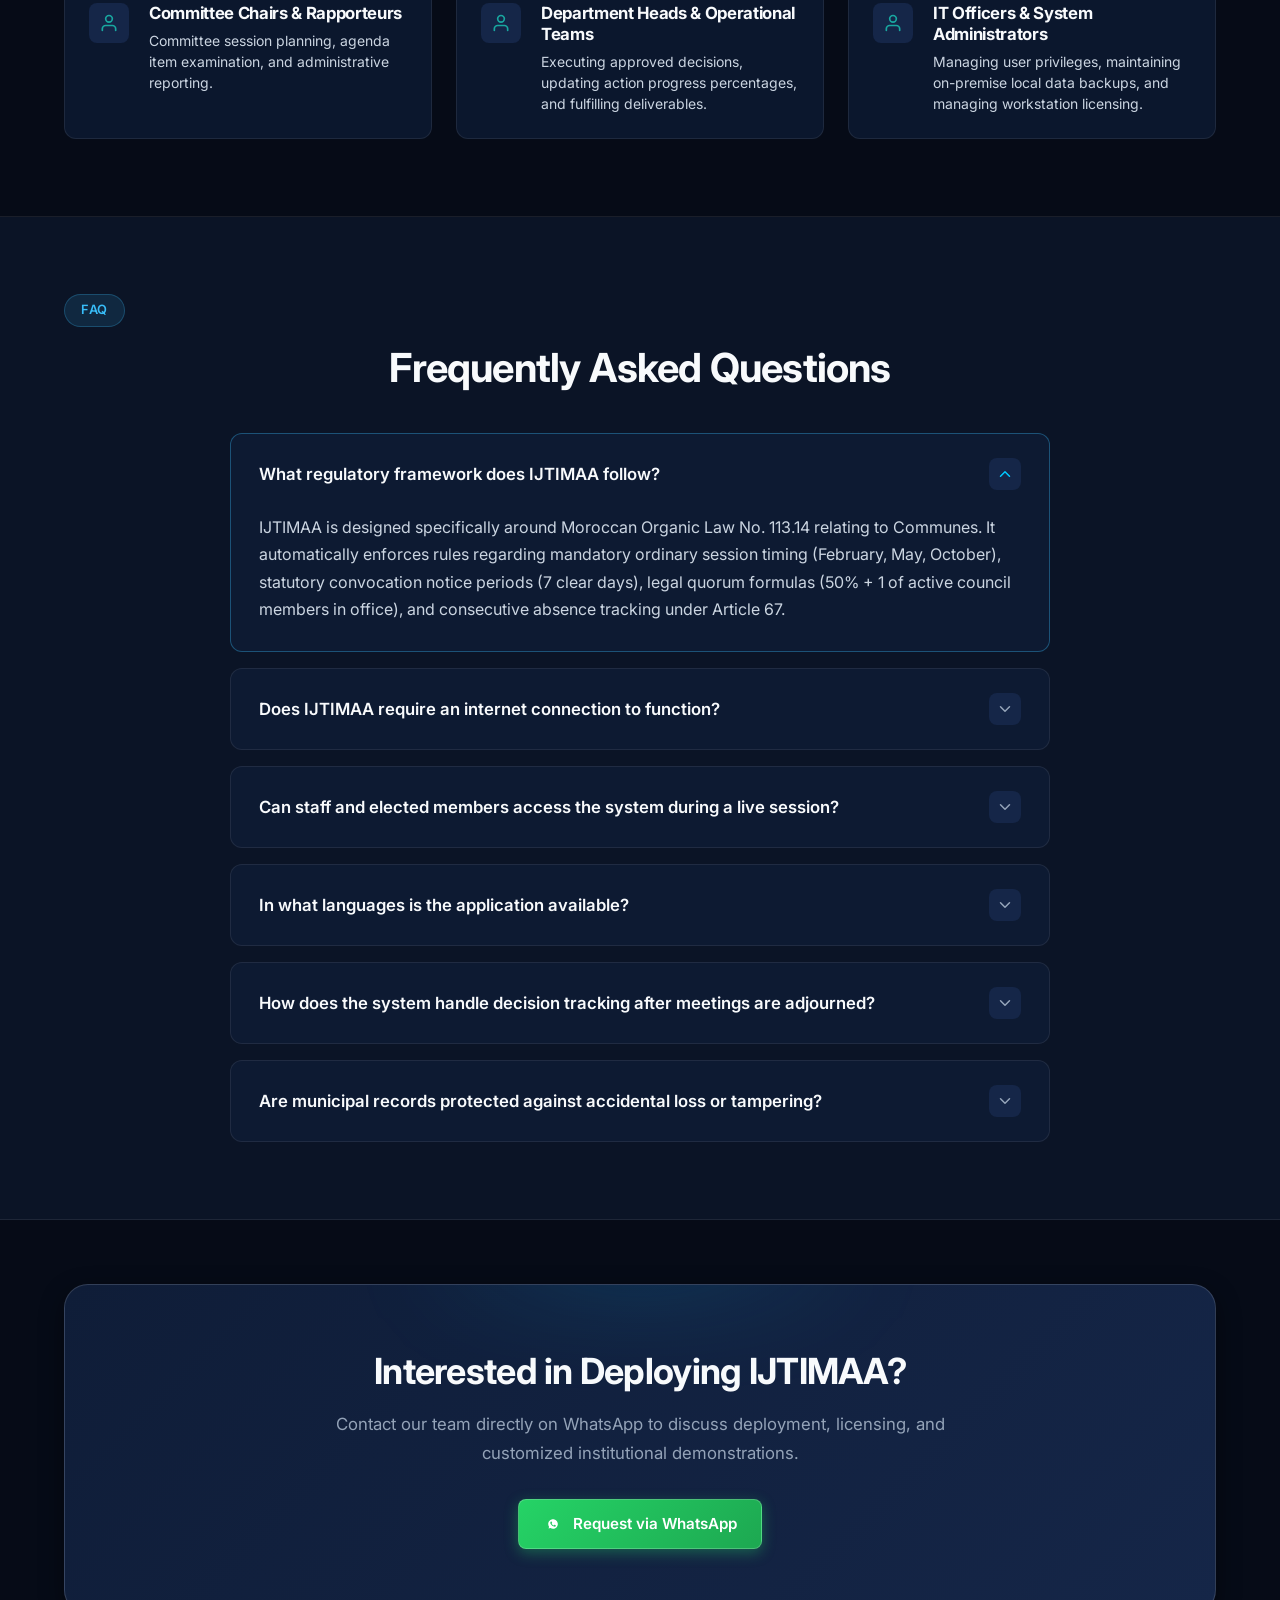
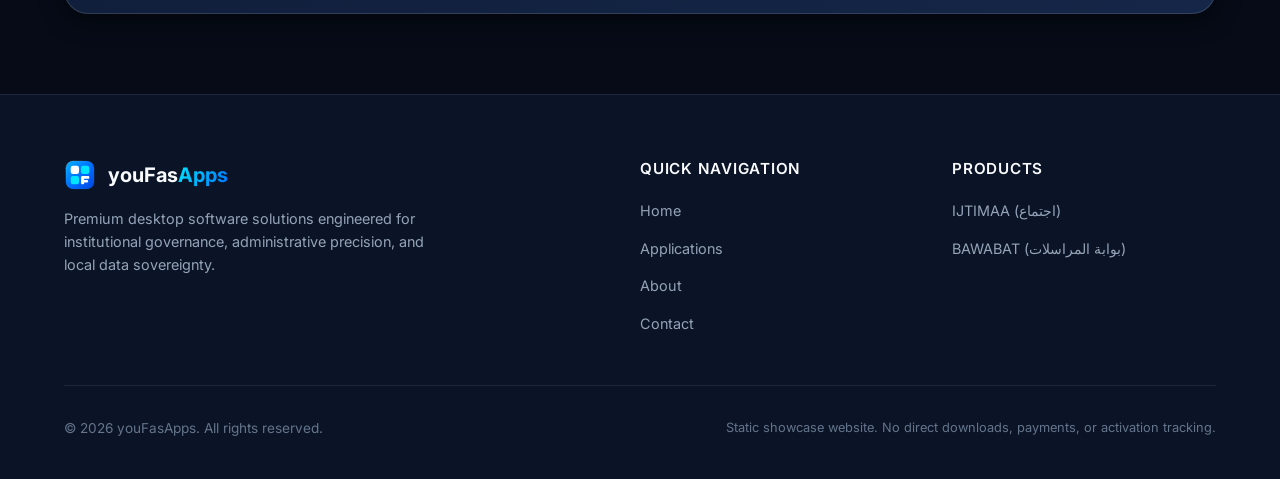
<file: website/apps/cm-manager.html>
<!DOCTYPE html>
<html lang="en" dir="ltr" data-theme="dark">
<head>
  <meta charset="UTF-8">
  <meta name="viewport" content="width=device-width, initial-scale=1.0">
  <title>IJTIMAA (اجتماع) — Council Meeting Governance Platform | youFasApps</title>
  <meta name="description" content="Official showcase for IJTIMAA (formerly CM Manager), the institutional desktop governance platform for Moroccan communal councils and territorial administrations.">
  <meta name="author" content="youFasApps">
  <meta name="robots" content="index, follow">

  <!-- Open Graph -->
  <meta property="og:type" content="product">
  <meta property="og:title" content="IJTIMAA (اجتماع) — Municipal Council Meeting Governance">
  <meta property="og:description" content="Integrated Municipal Council Meeting Governance and Decision Tracking Platform compliant with Organic Law 113.14.">
  <meta property="og:image" content="../assets/brand/youfasapps-logo.svg">

  <!-- Scalable Vector Favicon -->
  <link rel="icon" type="image/svg+xml" href="../assets/brand/favicon.svg">

  <!-- Typography -->
  <link rel="preconnect" href="https://fonts.googleapis.com">
  <link rel="preconnect" href="https://fonts.gstatic.com" crossorigin>
  <link href="https://fonts.googleapis.com/css2?family=Inter:wght@400;500;600;700&family=Noto+Sans+Arabic:wght@400;500;600;700&display=swap" rel="stylesheet">

  <!-- Anti-FOUC Theme & Language Initializer -->
  <script>
    (function() {
      try {
        const savedTheme = localStorage.getItem("youfas_theme");
        const theme = savedTheme || (window.matchMedia && window.matchMedia("(prefers-color-scheme: dark)").matches ? "dark" : "dark");
        document.documentElement.setAttribute("data-theme", theme);
        document.documentElement.style.colorScheme = theme;

        const savedLang = localStorage.getItem("youfas_language");
        if (savedLang) {
          document.documentElement.setAttribute("lang", savedLang);
          document.documentElement.setAttribute("dir", savedLang === "ar" ? "rtl" : "ltr");
        }
      } catch (e) {}
    })();
  </script>

  <!-- Stylesheets -->
  <link rel="stylesheet" href="../css/variables.css">
  <link rel="stylesheet" href="../css/base.css">
  <link rel="stylesheet" href="../css/components.css">
  <link rel="stylesheet" href="../css/animations.css">
  <link rel="stylesheet" href="../css/details.css">
</head>
<body data-app-slug="cm-manager">

  <!-- ==========================================================================
       Sticky Navigation Bar
       ========================================================================== -->
  <header class="site-nav" role="banner">
    <div class="container nav-container">
      <a href="../index.html" class="nav-brand" aria-label="youFasApps Home">
        <svg class="nav-brand-icon" viewBox="0 0 200 200" width="36" height="36" aria-hidden="true">
          <defs>
            <linearGradient id="cmNavSymBg" x1="0%" y1="0%" x2="100%" y2="100%">
              <stop offset="0%" stop-color="#00B4FF"/>
              <stop offset="50%" stop-color="#006EFF"/>
              <stop offset="100%" stop-color="#0046E0"/>
            </linearGradient>
            <linearGradient id="cmNavSheen" x1="0%" y1="0%" x2="100%" y2="100%">
              <stop offset="0%" stop-color="#FFFFFF" stop-opacity="0.6"/>
              <stop offset="40%" stop-color="#FFFFFF" stop-opacity="0.1"/>
              <stop offset="100%" stop-color="#00A3FF" stop-opacity="0.25"/>
            </linearGradient>
          </defs>
          <rect x="12" y="12" width="176" height="176" rx="46" fill="url(#cmNavSymBg)"/>
          <rect x="12" y="12" width="176" height="176" rx="46" fill="none" stroke="url(#cmNavSheen)" stroke-width="2.5"/>
          <rect x="42" y="42" width="52" height="52" rx="14" fill="#FFFFFF"/>
          <rect x="106" y="42" width="52" height="52" rx="14" fill="#00E5FF"/>
          <rect x="42" y="106" width="52" height="52" rx="14" fill="#00E5FF"/>
          <path d="M 115 106 H 152 A 6 6 0 0 1 158 112 V 118 A 6 6 0 0 1 152 124 H 126 V 131 H 145 A 6 6 0 0 1 151 137 V 141 A 6 6 0 0 1 145 147 H 126 V 151 A 7 7 0 0 1 119 158 H 114 A 7 7 0 0 1 107 151 V 114 A 8 8 0 0 1 115 106 Z" fill="#FFFFFF"/>
        </svg>
        <span class="nav-brand-text">
          <span class="brand-text-neutral">youFas</span><span class="brand-text-accent">Apps</span>
        </span>
      </a>

      <div class="nav-menu-wrapper">
        <nav class="nav-menu" role="navigation" aria-label="Main Navigation">
          <a href="../index.html#hero" class="nav-link" data-i18n="navHome">Home</a>
          <a href="../index.html#showcase" class="nav-link active" data-i18n="navApps">Applications</a>
          <a href="../index.html#about" class="nav-link" data-i18n="navAbout">About</a>
          <a href="../index.html#contact" class="nav-link" data-i18n="navContact">Contact</a>
        </nav>

        <div class="nav-controls">
          <!-- Light / Dark Theme Toggle -->
          <button type="button" class="theme-toggle-btn" data-theme-toggle data-i18n-aria="themeToggleAria" aria-label="Toggle light or dark theme">
            <svg class="icon-sun" width="20" height="20" viewBox="0 0 24 24" fill="none" stroke="currentColor" stroke-width="2" stroke-linecap="round" stroke-linejoin="round">
              <circle cx="12" cy="12" r="5"></circle>
              <line x1="12" y1="1" x2="12" y2="3"></line>
              <line x1="12" y1="21" x2="12" y2="23"></line>
              <line x1="4.22" y1="4.22" x2="5.64" y2="5.64"></line>
              <line x1="18.36" y1="18.36" x2="19.78" y2="19.78"></line>
              <line x1="1" y1="12" x2="3" y2="12"></line>
              <line x1="21" y1="12" x2="23" y2="12"></line>
              <line x1="4.22" y1="19.78" x2="5.64" y2="18.36"></line>
              <line x1="18.36" y1="5.64" x2="19.78" y2="4.22"></line>
            </svg>
            <svg class="icon-moon" style="display:none;" width="20" height="20" viewBox="0 0 24 24" fill="none" stroke="currentColor" stroke-width="2" stroke-linecap="round" stroke-linejoin="round">
              <path d="M21 12.79A9 9 0 1 1 11.21 3 7 7 0 0 0 21 12.79z"></path>
            </svg>
          </button>

          <!-- Language Selector Pills -->
          <div class="lang-switcher" role="group" data-i18n-aria="langSelectAria" aria-label="Select website language">
            <button type="button" class="lang-btn" data-lang-btn="en">EN</button>
            <button type="button" class="lang-btn" data-lang-btn="fr">FR</button>
            <button type="button" class="lang-btn" data-lang-btn="ar">العربية</button>
          </div>
        </div>
      </div>

      <!-- Mobile Hamburger Button -->
      <button type="button" class="mobile-menu-btn" data-i18n-aria="mobileMenuAria" aria-label="Toggle navigation menu" aria-expanded="false">
        <span></span>
        <span></span>
        <span></span>
      </button>
    </div>
  </header>

  <main>
    <!-- ==========================================================================
         Breadcrumbs
         ========================================================================== -->
    <div class="breadcrumbs-bar">
      <div class="container">
        <ul class="breadcrumbs-list" role="navigation" aria-label="Breadcrumb">
          <li class="breadcrumb-item"><a href="../index.html" data-i18n="breadcrumbHome">Home</a></li>
          <li class="breadcrumb-sep">/</li>
          <li class="breadcrumb-item"><a href="../index.html#showcase" data-i18n="breadcrumbApps">Applications</a></li>
          <li class="breadcrumb-sep">/</li>
          <li class="breadcrumb-item is-current" aria-current="page" data-app-name>IJTIMAA (اجتماع)</li>
        </ul>
      </div>
    </div>

    <!-- ==========================================================================
         Product Hero Header
         ========================================================================== -->
    <section class="product-hero">
      <div class="container product-hero-grid">
        <div class="product-hero-info reveal">
          <div class="product-badges-row">
            <span class="app-badge category-badge" data-app-category>GovTech & Municipal Administration</span>
            <span class="app-badge version-badge">v1.0.0</span>
            <span class="app-badge" style="background: rgba(16, 185, 129, 0.15); color: #10b981; border: 1px solid rgba(16, 185, 129, 0.3);" data-i18n="detailsReleaseLabel">Production Ready</span>
          </div>

          <h1 class="product-hero-title" data-app-name>IJTIMAA (اجتماع)</h1>
          <p class="product-hero-tagline" data-app-tagline>Integrated Municipal Council Meeting Governance and Decision Tracking Platform</p>

          <div class="product-specs-chips">
            <div class="spec-chip">
              <svg width="16" height="16" viewBox="0 0 24 24" fill="none" stroke="currentColor" stroke-width="2" stroke-linecap="round" stroke-linejoin="round">
                <rect x="2" y="3" width="20" height="14" rx="2" ry="2"></rect>
                <line x1="8" y1="21" x2="16" y2="21"></line>
                <line x1="12" y1="17" x2="12" y2="21"></line>
              </svg>
              <span>Windows 10 / 11 (64-bit)</span>
            </div>

            <div class="spec-chip">
              <svg width="16" height="16" viewBox="0 0 24 24" fill="none" stroke="currentColor" stroke-width="2" stroke-linecap="round" stroke-linejoin="round">
                <path d="M12 22s8-4 8-10V5l-8-3-8 3v7c0 6 8 10 8 10z"></path>
              </svg>
              <span data-i18n="detailsOfflineLabel">100% Offline Core</span>
            </div>

            <div class="spec-chip">
              <svg width="16" height="16" viewBox="0 0 24 24" fill="none" stroke="currentColor" stroke-width="2" stroke-linecap="round" stroke-linejoin="round">
                <circle cx="12" cy="12" r="10"></circle>
                <line x1="2" y1="12" x2="22" y2="12"></line>
                <path d="M12 2a15.3 15.3 0 0 1 4 10 15.3 15.3 0 0 1-4 10 15.3 15.3 0 0 1-4-10 15.3 15.3 0 0 1 4-10z"></path>
              </svg>
              <span>العربية (RTL) & Français (LTR)</span>
            </div>
          </div>

          <div class="product-hero-cta">
            <button type="button" class="btn btn-primary" data-get-app="cm-manager">
              <svg width="18" height="18" viewBox="0 0 24 24" fill="none" stroke="currentColor" stroke-width="2" stroke-linecap="round" stroke-linejoin="round">
                <path d="M21 11.5a8.38 8.38 0 0 1-.9 3.8 8.5 8.5 0 0 1-7.6 4.7 8.38 8.38 0 0 1-3.8-.9L3 21l1.9-5.7a8.38 8.38 0 0 1-.9-3.8 8.5 8.5 0 0 1 4.7-7.6 8.38 8.38 0 0 1 3.8-.9h.5a8.48 8.48 0 0 1 8 8v.5z"></path>
              </svg>
              <span data-i18n="btnGetApp">Get the App</span>
            </button>

            <a href="#overview" class="btn btn-secondary">
              <span data-i18n="navTabOverview">Overview</span>
              <svg class="icon-arrow" width="16" height="16" viewBox="0 0 24 24" fill="none" stroke="currentColor" stroke-width="2" stroke-linecap="round" stroke-linejoin="round">
                <line x1="5" y1="12" x2="19" y2="12"></line>
                <polyline points="12 5 19 12 12 19"></polyline>
              </svg>
            </a>
          </div>
        </div>

        <!-- 3D Logo Presentation -->
        <div class="product-hero-visual reveal reveal-delay-2">
          <div class="product-visual-card" data-tilt data-tilt-max="8" data-tilt-scale="1.02" style="--app-primary: #163A63;">
            <div class="product-halo"></div>
            <img src="../../apps/CM-manager/branding/ijtimaa-app-icon.svg" alt="IJTIMAA Official Icon" class="product-big-icon" id="detailAppIcon" onerror="this.src='../../apps/CM-manager/branding/ijtimaa-app-icon.png'">
            <h3 class="product-identity-name">IJTIMAA</h3>
            <span class="product-identity-alt">CM Manager • Organic Law 113.14</span>
          </div>
        </div>
      </div>
    </section>

    <!-- ==========================================================================
         Sticky Details Sub-Navigation Tabs
         ========================================================================== -->
    <nav class="details-subnav-sticky" aria-label="Product Sections Navigation">
      <div class="container">
        <div class="details-subnav-list">
          <a href="#overview" class="details-subnav-link is-active" data-i18n="navTabOverview">Overview</a>
          <a href="#benefits" class="details-subnav-link" data-i18n="navTabBenefits">Key Benefits</a>
          <a href="#features" class="details-subnav-link" data-i18n="navTabFeatures">Verified Features</a>
          <a href="#requirements" class="details-subnav-link" data-i18n="navTabRequirements">System Requirements</a>
          <a href="#audience" class="details-subnav-link" data-i18n="navTabAudience">Target Audience</a>
          <a href="#faq" class="details-subnav-link" data-i18n="navTabFaq">FAQ</a>
        </div>
      </div>
    </nav>

    <!-- ==========================================================================
         Section 1: Overview
         ========================================================================== -->
    <section id="overview" class="product-content-block">
      <div class="container">
        <div class="section-badge" data-i18n="navTabOverview">Overview</div>
        <h2 class="section-title" data-i18n="sectionOverviewTitle">Institutional Overview</h2>
        
        <div class="desc-prose" id="detailFullDesc">
          <!-- Populated by details.js based on selected language -->
        </div>

        <div class="statutory-callout">
          <svg class="callout-icon" width="28" height="28" viewBox="0 0 24 24" fill="none" stroke="currentColor" stroke-width="2" stroke-linecap="round" stroke-linejoin="round">
            <path d="M12 22s8-4 8-10V5l-8-3-8 3v7c0 6 8 10 8 10z"></path>
          </svg>
          <div>
            <h4 class="callout-title">Statutory Compliance Mandate</h4>
            <p id="detailStatutoryText">Built specifically to enforce the legal directives of <strong>Moroccan Organic Law No. 113.14 relating to Communes</strong>, covering session notice deadlines (7 clear days), attendance records, loss-of-membership absence alerts (Article 67), and immutable archival dossiers for submission to supervisory authorities (Prefecture / Province).</p>
          </div>
        </div>
      </div>
    </section>

    <!-- ==========================================================================
         Section 2: Key Benefits
         ========================================================================== -->
    <section id="benefits" class="product-content-block" style="background-color: var(--bg-secondary);">
      <div class="container">
        <div class="section-badge" data-i18n="navTabBenefits">Key Benefits</div>
        <h2 class="section-title" data-i18n="sectionBenefitsTitle">Core Institutional Benefits</h2>
        
        <div class="benefits-grid" id="detailBenefitsList">
          <!-- Populated by details.js -->
        </div>
      </div>
    </section>

    <!-- ==========================================================================
         Section 3: Verified Features
         ========================================================================== -->
    <section id="features" class="product-content-block">
      <div class="container">
        <div class="section-badge" data-i18n="navTabFeatures">Verified Features</div>
        <h2 class="section-title" data-i18n="sectionFeaturesTitle">Verified Feature Modules</h2>
        
        <div class="features-grid" id="detailFeaturesList">
          <!-- 16 feature modules populated dynamically by details.js -->
        </div>
      </div>
    </section>

    <!-- ==========================================================================
         Section 4: Requirements
         ========================================================================== -->
    <section id="requirements" class="product-content-block" style="background-color: var(--bg-secondary);">
      <div class="container">
        <div class="section-badge" data-i18n="navTabRequirements">System Requirements</div>
        <h2 class="section-title" data-i18n="sectionRequirementsTitle">Hardware & Platform Requirements</h2>

        <div class="specs-table-wrapper">
          <div class="specs-grid">
            <div class="spec-cell">
              <span class="spec-cell-label" data-i18n="detailsPlatformLabel">Operating System</span>
              <span class="spec-cell-value" id="specOs">Windows 10, Windows 11 (64-bit / x64)</span>
            </div>

            <div class="spec-cell">
              <span class="spec-cell-label">Offline Architecture</span>
              <span class="spec-cell-value" id="specOffline">100% Offline Core (No mandatory cloud)</span>
            </div>

            <div class="spec-cell">
              <span class="spec-cell-label">Processor</span>
              <span class="spec-cell-value" id="specCpu">64-bit Intel or AMD processor</span>
            </div>

            <div class="spec-cell">
              <span class="spec-cell-label">Memory (RAM)</span>
              <span class="spec-cell-value" id="specRam">4 GB Minimum (8 GB Recommended)</span>
            </div>

            <div class="spec-cell">
              <span class="spec-cell-label">Storage</span>
              <span class="spec-cell-value" id="specDisk">~400 MB available local disk space</span>
            </div>

            <div class="spec-cell">
              <span class="spec-cell-label" data-i18n="detailsLanguagesLabel">Supported Languages</span>
              <span class="spec-cell-value" id="specLang">Arabic (العربية - RTL) & French (Français)</span>
            </div>

            <div class="spec-cell">
              <span class="spec-cell-label">In-Chamber Access</span>
              <span class="spec-cell-value">Built-in Local Area Network (LAN/Wi-Fi) sharing</span>
            </div>

            <div class="spec-cell">
              <span class="spec-cell-label">Licensing Security</span>
              <span class="spec-cell-value">Hardware-bound machine token activation</span>
            </div>
          </div>
        </div>
      </div>
    </section>

    <!-- ==========================================================================
         Section 5: Target Audience
         ========================================================================== -->
    <section id="audience" class="product-content-block">
      <div class="container">
        <div class="section-badge" data-i18n="navTabAudience">Target Audience</div>
        <h2 class="section-title" data-i18n="sectionAudienceTitle">Designed for Institutional Roles</h2>

        <div class="audience-grid" id="detailAudienceList">
          <!-- Populated dynamically by details.js -->
        </div>
      </div>
    </section>

    <!-- ==========================================================================
         Section 6: FAQ
         ========================================================================== -->
    <section id="faq" class="product-content-block" style="background-color: var(--bg-secondary);">
      <div class="container">
        <div class="section-badge" data-i18n="navTabFaq">FAQ</div>
        <h2 class="section-title" style="text-align: center; margin-bottom: 2.5rem;" data-i18n="sectionFaqTitle">Frequently Asked Questions</h2>

        <div class="faq-accordion" id="detailFaqContainer">
          <!-- Populated dynamically by details.js -->
        </div>
      </div>
    </section>

    <!-- ==========================================================================
         Bottom CTA Banner
         ========================================================================== -->
    <div class="container" style="padding-bottom: 5rem;">
      <div class="details-cta-banner reveal">
        <h3 class="details-cta-title" id="detailCtaTitle">Interested in Implementing IJTIMAA?</h3>
        <p class="details-cta-subtitle" data-i18n="ctaBannerSubtitle">Contact our team directly on WhatsApp to discuss deployment, licensing, and customized institutional demonstrations.</p>
        <button type="button" class="btn btn-whatsapp" data-get-app="cm-manager">
          <svg width="20" height="20" viewBox="0 0 24 24" fill="currentColor">
            <path d="M12.031 6.172c-3.181 0-5.767 2.586-5.768 5.766-.001 1.298.38 2.27 1.019 3.287l-.582 2.128 2.182-.573c.978.58 1.911.928 3.145.929 3.178 0 5.767-2.587 5.768-5.766 0-3.18-2.587-5.771-5.764-5.771zm3.392 8.244c-.144.405-.837.774-1.17.824-.312.045-.698.077-2.073-.49-1.637-.676-2.684-2.338-2.766-2.449-.082-.111-.664-.883-.664-1.684 0-.801.42-1.196.57-1.357.148-.161.325-.202.434-.202.109 0 .217.001.312.006.1.005.234-.038.366.279.135.324.462 1.127.502 1.209.041.082.068.178.014.286-.055.109-.082.177-.163.272-.082.096-.172.214-.246.288-.082.082-.167.171-.072.335.096.163.424.7.912 1.135.628.56 1.157.733 1.32.815.163.082.259.072.355-.038.096-.111.408-.475.517-.638.109-.163.218-.137.367-.082.15.054.953.45 1.117.532.163.082.272.122.312.191.041.069.041.405-.103.81z"/>
          </svg>
          <span data-i18n="ctaBannerButton">Request via WhatsApp</span>
        </button>
      </div>
    </div>
  </main>

  <!-- ==========================================================================
       Footer
       ========================================================================== -->
  <footer class="site-footer" role="contentinfo">
    <div class="container">
      <div class="footer-grid">
        <div class="footer-brand-col">
          <a href="../index.html#hero" class="footer-brand" aria-label="youFasApps Home">
            <svg class="footer-brand-icon" viewBox="0 0 200 200" width="32" height="32" aria-hidden="true">
              <defs>
                <linearGradient id="cmFtSymBg" x1="0%" y1="0%" x2="100%" y2="100%">
                  <stop offset="0%" stop-color="#00B4FF"/>
                  <stop offset="50%" stop-color="#006EFF"/>
                  <stop offset="100%" stop-color="#0046E0"/>
                </linearGradient>
                <linearGradient id="cmFtSheen" x1="0%" y1="0%" x2="100%" y2="100%">
                  <stop offset="0%" stop-color="#FFFFFF" stop-opacity="0.6"/>
                  <stop offset="40%" stop-color="#FFFFFF" stop-opacity="0.1"/>
                  <stop offset="100%" stop-color="#00A3FF" stop-opacity="0.25"/>
                </linearGradient>
              </defs>
              <rect x="12" y="12" width="176" height="176" rx="46" fill="url(#cmFtSymBg)"/>
              <rect x="12" y="12" width="176" height="176" rx="46" fill="none" stroke="url(#cmFtSheen)" stroke-width="2.5"/>
              <rect x="42" y="42" width="52" height="52" rx="14" fill="#FFFFFF"/>
              <rect x="106" y="42" width="52" height="52" rx="14" fill="#00E5FF"/>
              <rect x="42" y="106" width="52" height="52" rx="14" fill="#00E5FF"/>
              <path d="M 115 106 H 152 A 6 6 0 0 1 158 112 V 118 A 6 6 0 0 1 152 124 H 126 V 131 H 145 A 6 6 0 0 1 151 137 V 141 A 6 6 0 0 1 145 147 H 126 V 151 A 7 7 0 0 1 119 158 H 114 A 7 7 0 0 1 107 151 V 114 A 8 8 0 0 1 115 106 Z" fill="#FFFFFF"/>
            </svg>
            <span><span class="brand-text-neutral">youFas</span><span class="brand-text-accent">Apps</span></span>
          </a>
          <p class="footer-desc" data-i18n="footerDesc">Premium desktop software solutions engineered for institutional governance, administrative precision, and local data sovereignty.</p>
        </div>

        <div>
          <h4 class="footer-heading" data-i18n="footerQuickLinks">Quick Navigation</h4>
          <ul class="footer-links">
            <li><a href="../index.html#hero" class="footer-link" data-i18n="navHome">Home</a></li>
            <li><a href="../index.html#showcase" class="footer-link" data-i18n="navApps">Applications</a></li>
            <li><a href="../index.html#about" class="footer-link" data-i18n="navAbout">About</a></li>
            <li><a href="../index.html#contact" class="footer-link" data-i18n="navContact">Contact</a></li>
          </ul>
        </div>

        <div>
          <h4 class="footer-heading" data-i18n="footerProducts">Products</h4>
          <ul class="footer-links">
            <li><a href="cm-manager.html" class="footer-link">IJTIMAA (اجتماع)</a></li>
            <li><a href="bawabat.html" class="footer-link">BAWABAT (بوابة المراسلات)</a></li>
          </ul>
        </div>
      </div>

      <div class="footer-bottom">
        <div>
          <span>&copy; <span id="copyrightYear">2026</span> youFasApps. </span>
          <span data-i18n="footerRights">All rights reserved.</span>
        </div>
        <div class="footer-static-disclaimer" data-i18n="footerStaticNotice">
          Static showcase website. No direct downloads, payments, or activation tracking.
        </div>
      </div>
    </div>
  </footer>

  <!-- Scripts -->
  <script src="../js/config.js"></script>
  <script src="../js/apps.js"></script>
  <script src="../js/translations.js"></script>
  <script src="../js/i18n.js"></script>
  <script src="../js/theme.js"></script>
  <script src="../js/contact.js"></script>
  <script src="../js/motion.js"></script>
  <script src="../js/details.js"></script>
</body>
</html>
</file>
<file: website/css/variables.css>
/**
 * youFasApps - Design System Tokens & Theming Variables
 * Supports intentional Dark and Light themes with WCAG AA compliance.
 */

:root {
  /* Font Families */
  --font-sans: 'Inter', -apple-system, BlinkMacSystemFont, 'Segoe UI', Roboto, 'Helvetica Neue', Arial, sans-serif;
  --font-arabic: 'Noto Sans Arabic', 'Cairo', 'Segoe UI', system-ui, sans-serif;
  --font-mono: 'JetBrains Mono', 'Fira Code', Consolas, Monaco, monospace;

  /* Global Brand Identity Colors */
  --brand-navy: #081225;
  --brand-navy-light: #0d1b33;
  --brand-blue: #0284c7;
  --brand-cyan: #00c8ff;
  --brand-teal: #19A7A0;
  --brand-accent: #38bdf8;
  --brand-emerald: #10b981;
  --brand-whatsapp: #25D366;
  --brand-whatsapp-hover: #1EBE5D;

  /* Sizing & Radii */
  --radius-xs: 4px;
  --radius-sm: 8px;
  --radius-md: 12px;
  --radius-lg: 18px;
  --radius-xl: 24px;
  --radius-pill: 9999px;

  /* Layout */
  --max-width: 1200px;
  --nav-height: 72px;

  /* Transitions */
  --transition-fast: 0.15s cubic-bezier(0.4, 0, 0.2, 1);
  --transition-normal: 0.25s cubic-bezier(0.4, 0, 0.2, 1);
  --transition-slow: 0.4s cubic-bezier(0.16, 1, 0.3, 1);
}

/* ==========================================================================
   Dark Theme (Default)
   ========================================================================== */
:root[data-theme="dark"] {
  --bg-primary: #060b17;
  --bg-secondary: #0b1426;
  --bg-surface: #0f1d38;
  --bg-card: rgba(15, 29, 56, 0.7);
  --bg-card-hover: rgba(21, 38, 72, 0.85);
  --bg-elevated: #152648;
  --bg-glass: rgba(11, 20, 38, 0.75);

  --text-primary: #f8fafc;
  --text-secondary: #cbd5e1;
  --text-muted: #94a3b8;
  --text-dim: #64748b;
  --text-inverted: #060b17;

  --border-subtle: rgba(255, 255, 255, 0.08);
  --border-normal: rgba(255, 255, 255, 0.14);
  --border-strong: rgba(255, 255, 255, 0.24);
  --border-accent: rgba(56, 189, 248, 0.35);

  --shadow-sm: 0 2px 8px rgba(0, 0, 0, 0.3);
  --shadow-md: 0 8px 24px rgba(0, 0, 0, 0.45);
  --shadow-lg: 0 16px 40px rgba(0, 0, 0, 0.6);
  --shadow-card: 0 10px 30px -10px rgba(0, 0, 0, 0.5), 0 0 0 1px var(--border-subtle);
  --shadow-card-hover: 0 20px 40px -12px rgba(0, 200, 255, 0.15), 0 0 0 1px var(--border-accent);

  --halo-glow: rgba(0, 200, 255, 0.12);
  --badge-bg: rgba(56, 189, 248, 0.12);
  --badge-text: #38bdf8;
  --badge-border: rgba(56, 189, 248, 0.25);

  --logo-filter: none;
}

/* ==========================================================================
   Light Theme
   ========================================================================== */
:root[data-theme="light"] {
  --bg-primary: #f8fafc;
  --bg-secondary: #f1f5f9;
  --bg-surface: #ffffff;
  --bg-card: rgba(255, 255, 255, 0.95);
  --bg-card-hover: #ffffff;
  --bg-elevated: #f1f5f9;
  --bg-glass: rgba(255, 255, 255, 0.85);

  --text-primary: #0f172a;
  --text-secondary: #334155;
  --text-muted: #64748b;
  --text-dim: #94a3b8;
  --text-inverted: #ffffff;

  --border-subtle: rgba(15, 23, 42, 0.08);
  --border-normal: rgba(15, 23, 42, 0.14);
  --border-strong: rgba(15, 23, 42, 0.22);
  --border-accent: rgba(2, 132, 199, 0.35);

  --shadow-sm: 0 2px 8px rgba(15, 23, 42, 0.04);
  --shadow-md: 0 8px 24px rgba(15, 23, 42, 0.07);
  --shadow-lg: 0 16px 40px rgba(15, 23, 42, 0.1);
  --shadow-card: 0 10px 30px -10px rgba(15, 23, 42, 0.06), 0 0 0 1px var(--border-subtle);
  --shadow-card-hover: 0 20px 40px -12px rgba(2, 132, 199, 0.15), 0 0 0 1px var(--border-accent);

  --halo-glow: rgba(2, 132, 199, 0.1);
  --badge-bg: rgba(2, 132, 199, 0.08);
  --badge-text: #0284c7;
  --badge-border: rgba(2, 132, 199, 0.2);

  --logo-filter: drop-shadow(0 4px 12px rgba(0, 0, 0, 0.08));
}

/* Prevent transitions when switching themes on load */
.no-transitions * {
  transition: none !important;
}
</file>
<file: website/css/base.css>
/**
 * youFasApps - Base & Typography Styles
 * Core resets, fluid typography, bidirectional RTL layout rules.
 */

*, *::before, *::after {
  box-sizing: border-box;
  margin: 0;
  padding: 0;
}

html {
  font-size: 16px;
  scroll-behavior: smooth;
  -webkit-text-size-adjust: 100%;
}

body {
  font-family: var(--font-sans);
  background-color: var(--bg-primary);
  color: var(--text-primary);
  line-height: 1.6;
  min-height: 100vh;
  display: flex;
  flex-direction: column;
  overflow-x: hidden;
  transition: background-color var(--transition-normal), color var(--transition-normal);
  -webkit-font-smoothing: antialiased;
  -moz-osx-font-smoothing: grayscale;
}

/* ==========================================================================
   Arabic & RTL Rules
   ========================================================================== */
html[dir="rtl"],
body.is-rtl {
  font-family: var(--font-arabic);
  direction: rtl;
  text-align: right;
}

html[dir="rtl"] .icon-arrow,
body.is-rtl .icon-arrow {
  transform: scaleX(-1);
}

/* ==========================================================================
   Typography
   ========================================================================== */
h1, h2, h3, h4, h5, h6 {
  color: var(--text-primary);
  font-weight: 700;
  line-height: 1.25;
  letter-spacing: -0.02em;
}

html[dir="rtl"] h1,
html[dir="rtl"] h2,
html[dir="rtl"] h3,
html[dir="rtl"] h4 {
  letter-spacing: normal;
  line-height: 1.4;
}

h1 { font-size: clamp(2.25rem, 5vw, 3.5rem); }
h2 { font-size: clamp(1.75rem, 3.5vw, 2.5rem); }
h3 { font-size: clamp(1.35rem, 2.5vw, 1.75rem); }
h4 { font-size: 1.15rem; }

p {
  color: var(--text-secondary);
  font-size: 1rem;
  line-height: 1.7;
}

a {
  color: inherit;
  text-decoration: none;
  transition: color var(--transition-fast);
}

img, svg {
  display: block;
  max-width: 100%;
  height: auto;
}

button, input, select, textarea {
  font: inherit;
  color: inherit;
  border: none;
  background: none;
  outline: none;
}

/* Focus visible styles for keyboard accessibility */
:focus-visible {
  outline: 2px solid var(--brand-cyan);
  outline-offset: 3px;
}

/* ==========================================================================
   Layout Containers
   ========================================================================== */
.container {
  width: 100%;
  max-width: var(--max-width);
  margin-left: auto;
  margin-right: auto;
  padding-left: 1.5rem;
  padding-right: 1.5rem;
}

.section {
  padding-top: clamp(4rem, 8vw, 7rem);
  padding-bottom: clamp(4rem, 8vw, 7rem);
  position: relative;
}

.section-header {
  text-align: center;
  max-width: 720px;
  margin-left: auto;
  margin-right: auto;
  margin-bottom: clamp(2.5rem, 5vw, 4rem);
}

.section-badge {
  display: inline-flex;
  align-items: center;
  gap: 0.5rem;
  padding: 0.35rem 1rem;
  border-radius: var(--radius-pill);
  font-size: 0.8rem;
  font-weight: 600;
  text-transform: uppercase;
  letter-spacing: 0.05em;
  background-color: var(--badge-bg);
  color: var(--badge-text);
  border: 1px solid var(--badge-border);
  margin-bottom: 1rem;
}

html[dir="rtl"] .section-badge {
  letter-spacing: normal;
}

.section-title {
  margin-bottom: 1rem;
}

.section-subtitle {
  font-size: clamp(1rem, 2vw, 1.15rem);
  color: var(--text-muted);
}

/* ==========================================================================
   Utilities
   ========================================================================== */
.sr-only {
  position: absolute;
  width: 1px;
  height: 1px;
  padding: 0;
  margin: -1px;
  overflow: hidden;
  clip: rect(0, 0, 0, 0);
  white-space: nowrap;
  border: 0;
}

/* Custom modern scrollbar */
::-webkit-scrollbar {
  width: 10px;
}

::-webkit-scrollbar-track {
  background: var(--bg-primary);
}

::-webkit-scrollbar-thumb {
  background: var(--border-strong);
  border-radius: var(--radius-pill);
  border: 2px solid var(--bg-primary);
}

::-webkit-scrollbar-thumb:hover {
  background: var(--text-muted);
}

::selection {
  background: var(--brand-blue);
  color: #ffffff;
}
</file>
<file: website/css/components.css>
/**
 * youFasApps - UI Components Stylesheet
 * Refined, minimalist, production-grade components.
 */

/* ==========================================================================
   Buttons
   ========================================================================== */
.btn {
  display: inline-flex;
  align-items: center;
  justify-content: center;
  gap: 0.6rem;
  padding: 0.75rem 1.5rem;
  font-size: 0.95rem;
  font-weight: 600;
  border-radius: var(--radius-sm);
  cursor: pointer;
  transition: all var(--transition-normal);
  white-space: nowrap;
  user-select: none;
  text-decoration: none;
}

.btn-primary {
  background: linear-gradient(135deg, var(--brand-blue) 0%, #0369a1 100%);
  color: #ffffff;
  box-shadow: 0 4px 14px rgba(2, 132, 199, 0.35);
  border: 1px solid rgba(255, 255, 255, 0.15);
}

.btn-primary:hover {
  background: linear-gradient(135deg, #0284c7 0%, var(--brand-cyan) 100%);
  box-shadow: 0 6px 20px rgba(0, 200, 255, 0.4);
  transform: translateY(-2px);
  color: #ffffff;
}

.btn-secondary {
  background-color: var(--bg-surface);
  color: var(--text-primary);
  border: 1px solid var(--border-normal);
  box-shadow: var(--shadow-sm);
}

.btn-secondary:hover {
  background-color: var(--bg-elevated);
  border-color: var(--border-strong);
  color: var(--text-primary);
  transform: translateY(-2px);
}

.btn-whatsapp {
  background: linear-gradient(135deg, var(--brand-whatsapp) 0%, #1da851 100%);
  color: #ffffff;
  box-shadow: 0 4px 14px rgba(37, 211, 102, 0.35);
  border: 1px solid rgba(255, 255, 255, 0.2);
}

.btn-whatsapp:hover {
  background: linear-gradient(135deg, #2ae06d 0%, var(--brand-whatsapp) 100%);
  box-shadow: 0 6px 20px rgba(37, 211, 102, 0.45);
  transform: translateY(-2px);
  color: #ffffff;
}

.btn-ghost {
  background-color: transparent;
  color: var(--text-secondary);
}

.btn-ghost:hover {
  background-color: var(--bg-surface);
  color: var(--text-primary);
}

/* ==========================================================================
   Navigation Bar
   ========================================================================== */
.site-nav {
  position: sticky;
  top: 0;
  left: 0;
  width: 100%;
  height: var(--nav-height);
  z-index: 1000;
  background-color: transparent;
  border-bottom: 1px solid transparent;
  transition: all var(--transition-normal);
}

.site-nav.is-scrolled {
  background-color: var(--bg-glass);
  backdrop-filter: blur(16px);
  -webkit-backdrop-filter: blur(16px);
  border-bottom-color: var(--border-subtle);
  box-shadow: var(--shadow-sm);
}

.nav-container {
  display: flex;
  align-items: center;
  justify-content: space-between;
  height: 100%;
}

.nav-brand {
  display: flex;
  align-items: center;
  gap: 0.75rem;
  font-weight: 700;
  font-size: 1.25rem;
  color: var(--text-primary);
  text-decoration: none;
}

.nav-brand-icon {
  width: 36px;
  height: 36px;
  border-radius: var(--radius-sm);
  filter: drop-shadow(0 4px 10px rgba(0, 110, 255, 0.35));
  transition: transform var(--transition-normal);
  flex-shrink: 0;
}

.nav-brand:hover .nav-brand-icon {
  transform: scale(1.08) rotate(-2deg);
}

.nav-brand-logo {
  height: 38px;
  width: auto;
  border-radius: var(--radius-xs);
  filter: var(--logo-filter);
  transition: transform var(--transition-normal);
}

.nav-brand-text {
  font-size: 1.3rem;
  font-weight: 700;
  letter-spacing: -0.02em;
  display: flex;
  align-items: center;
}

.brand-text-neutral {
  color: var(--text-primary);
  font-weight: 700;
  transition: color var(--transition-fast);
}

.brand-text-accent {
  background: linear-gradient(115deg, #00E5FF 0%, #0075FF 100%);
  -webkit-background-clip: text;
  -webkit-text-fill-color: transparent;
  font-weight: 700;
}

.nav-menu-wrapper {
  display: flex;
  align-items: center;
  gap: 2rem;
}

.nav-menu {
  display: flex;
  align-items: center;
  gap: 1.75rem;
  list-style: none;
}

.nav-link {
  font-size: 0.95rem;
  font-weight: 500;
  color: var(--text-secondary);
  position: relative;
  padding: 0.25rem 0;
}

.nav-link:hover,
.nav-link.active {
  color: var(--text-primary);
}

.nav-link::after {
  content: '';
  position: absolute;
  bottom: -2px;
  left: 0;
  width: 0;
  height: 2px;
  background: var(--brand-cyan);
  transition: width var(--transition-normal);
}

html[dir="rtl"] .nav-link::after {
  left: auto;
  right: 0;
}

.nav-link:hover::after,
.nav-link.active::after {
  width: 100%;
}

.nav-controls {
  display: flex;
  align-items: center;
  gap: 0.75rem;
}

/* Theme Toggle Button */
.theme-toggle-btn {
  display: flex;
  align-items: center;
  justify-content: center;
  width: 40px;
  height: 40px;
  border-radius: var(--radius-sm);
  background-color: var(--bg-surface);
  border: 1px solid var(--border-subtle);
  color: var(--text-secondary);
  cursor: pointer;
  transition: all var(--transition-fast);
}

.theme-toggle-btn:hover {
  background-color: var(--bg-elevated);
  color: var(--text-primary);
  border-color: var(--border-normal);
  transform: scale(1.05);
}

/* Language Switcher Buttons */
.lang-switcher {
  display: flex;
  align-items: center;
  background-color: var(--bg-surface);
  border: 1px solid var(--border-subtle);
  border-radius: var(--radius-sm);
  padding: 3px;
  gap: 2px;
}

.lang-btn {
  padding: 0.35rem 0.65rem;
  font-size: 0.8rem;
  font-weight: 600;
  border-radius: var(--radius-xs);
  color: var(--text-muted);
  cursor: pointer;
  transition: all var(--transition-fast);
}

.lang-btn:hover {
  color: var(--text-primary);
}

.lang-btn.active {
  background-color: var(--brand-blue);
  color: #ffffff;
  box-shadow: 0 2px 6px rgba(2, 132, 199, 0.3);
}

/* Mobile Menu Button */
.mobile-menu-btn {
  display: none;
  flex-direction: column;
  justify-content: center;
  align-items: center;
  width: 42px;
  height: 42px;
  border-radius: var(--radius-sm);
  background-color: var(--bg-surface);
  border: 1px solid var(--border-subtle);
  color: var(--text-primary);
  cursor: pointer;
  gap: 5px;
}

.mobile-menu-btn span {
  display: block;
  width: 22px;
  height: 2px;
  background-color: currentColor;
  transition: all var(--transition-normal);
}

.mobile-menu-btn.is-active span:nth-child(1) {
  transform: translateY(7px) rotate(45deg);
}

.mobile-menu-btn.is-active span:nth-child(2) {
  opacity: 0;
}

.mobile-menu-btn.is-active span:nth-child(3) {
  transform: translateY(-7px) rotate(-45deg);
}

/* ==========================================================================
   Hero Section
   ========================================================================== */
.hero-section {
  padding-top: clamp(3rem, 7vw, 6rem);
  padding-bottom: clamp(3rem, 7vw, 6rem);
  position: relative;
  overflow: hidden;
}

.hero-grid {
  display: grid;
  grid-template-columns: 1.15fr 0.85fr;
  align-items: center;
  gap: clamp(2rem, 5vw, 4rem);
}

.hero-content {
  max-width: 650px;
}

.hero-headline {
  margin-bottom: 1.25rem;
  background: linear-gradient(135deg, var(--text-primary) 40%, var(--brand-cyan) 100%);
  -webkit-background-clip: text;
  -webkit-text-fill-color: transparent;
}

.hero-subtitle {
  font-size: clamp(1.05rem, 2vw, 1.25rem);
  line-height: 1.7;
  color: var(--text-secondary);
  margin-bottom: 2rem;
}

.hero-cta-group {
  display: flex;
  flex-wrap: wrap;
  align-items: center;
  gap: 1rem;
  margin-bottom: 2.5rem;
}

.hero-trust-row {
  display: flex;
  flex-wrap: wrap;
  align-items: center;
  gap: 1.5rem;
  padding-top: 1.5rem;
  border-top: 1px solid var(--border-subtle);
}

.trust-item {
  display: flex;
  align-items: center;
  gap: 0.5rem;
  font-size: 0.85rem;
  font-weight: 500;
  color: var(--text-muted);
}

.trust-item svg {
  color: var(--brand-teal);
  flex-shrink: 0;
}

/* Hero 3D Logo Presentation */
.hero-visual {
  display: flex;
  justify-content: center;
  align-items: center;
  perspective: 1000px;
}

.hero-logo-frame {
  position: relative;
  width: 100%;
  max-width: 440px;
  background: var(--bg-card);
  border: 1px solid var(--border-normal);
  border-radius: var(--radius-xl);
  padding: 2.5rem;
  box-shadow: var(--shadow-lg);
  backdrop-filter: blur(12px);
  -webkit-backdrop-filter: blur(12px);
  transform-style: preserve-3d;
  transition: transform var(--transition-normal);
  animation: subtleFloat 6s ease-in-out infinite;
}

.hero-logo-frame:hover {
  border-color: var(--border-accent);
}

.hero-logo-halo {
  position: absolute;
  top: 50%;
  left: 50%;
  transform: translate(-50%, -50%);
  width: 75%;
  height: 75%;
  background: radial-gradient(circle, var(--halo-glow) 0%, transparent 70%);
  filter: blur(30px);
  pointer-events: none;
  z-index: 0;
}

.hero-logo-img {
  position: relative;
  z-index: 1;
  width: 100%;
  height: auto;
  border-radius: var(--radius-lg);
  box-shadow: 0 12px 32px rgba(0, 0, 0, 0.3);
  transform: translateZ(30px);
  filter: var(--logo-filter);
}

.hero-logo-caption {
  position: relative;
  z-index: 1;
  margin-top: 1.5rem;
  text-align: center;
  font-size: 0.85rem;
  font-weight: 600;
  letter-spacing: 0.05em;
  text-transform: uppercase;
  color: var(--text-muted);
}

/* ==========================================================================
   Showcase Filter & Grid
   ========================================================================== */
.showcase-toolbar {
  display: flex;
  flex-direction: column;
  gap: 1.25rem;
  margin-bottom: 2.5rem;
}

.search-bar-wrap {
  position: relative;
  max-width: 540px;
  width: 100%;
  margin: 0 auto;
}

.search-icon {
  position: absolute;
  left: 1.25rem;
  top: 50%;
  transform: translateY(-50%);
  color: var(--text-muted);
  pointer-events: none;
}

html[dir="rtl"] .search-icon {
  left: auto;
  right: 1.25rem;
}

.search-input {
  width: 100%;
  padding: 0.85rem 1.25rem 0.85rem 3.25rem;
  background-color: var(--bg-surface);
  border: 1px solid var(--border-normal);
  border-radius: var(--radius-pill);
  color: var(--text-primary);
  font-size: 0.95rem;
  box-shadow: var(--shadow-sm);
  transition: all var(--transition-fast);
}

html[dir="rtl"] .search-input {
  padding: 0.85rem 3.25rem 0.85rem 1.25rem;
}

.search-input:focus {
  border-color: var(--brand-cyan);
  box-shadow: 0 0 0 3px var(--halo-glow);
}

.category-filter-row {
  display: flex;
  flex-wrap: wrap;
  justify-content: center;
  gap: 0.5rem;
}

.filter-btn {
  padding: 0.5rem 1.25rem;
  font-size: 0.85rem;
  font-weight: 600;
  border-radius: var(--radius-pill);
  background-color: var(--bg-surface);
  border: 1px solid var(--border-subtle);
  color: var(--text-secondary);
  cursor: pointer;
  transition: all var(--transition-fast);
}

.filter-btn:hover {
  background-color: var(--bg-elevated);
  color: var(--text-primary);
}

.filter-btn.active {
  background-color: var(--brand-blue);
  color: #ffffff;
  border-color: var(--brand-blue);
  box-shadow: 0 2px 8px rgba(2, 132, 199, 0.35);
}

.apps-grid {
  display: grid;
  grid-template-columns: repeat(auto-fill, minmax(330px, 1fr));
  gap: 2rem;
}

/* Application Card */
.app-card {
  position: relative;
  background-color: var(--bg-card);
  border: 1px solid var(--border-subtle);
  border-radius: var(--radius-xl);
  padding: 1.5rem 1.25rem 1.25rem;
  display: flex;
  flex-direction: column;
  align-items: center;
  transition: transform var(--transition-normal), box-shadow var(--transition-normal), border-color var(--transition-normal);
  box-shadow: var(--shadow-card);
  backdrop-filter: blur(12px);
  -webkit-backdrop-filter: blur(12px);
  transform-style: preserve-3d;
  box-sizing: border-box;
}

.app-card:hover {
  border-color: var(--border-accent);
  box-shadow: var(--shadow-card-hover);
  background-color: var(--bg-card-hover);
}

.app-card-badge-row {
  display: flex;
  align-items: center;
  justify-content: space-between;
  width: 100%;
  margin-bottom: 0.5rem;
}

.app-badge {
  font-size: 0.75rem;
  font-weight: 600;
  padding: 0.25rem 0.75rem;
  border-radius: var(--radius-pill);
  letter-spacing: 0.03em;
}

.category-badge {
  background-color: var(--badge-bg);
  color: var(--badge-text);
  border: 1px solid var(--badge-border);
}

.version-badge {
  background-color: var(--bg-surface);
  color: var(--text-muted);
  border: 1px solid var(--border-subtle);
}

.upcoming-badge {
  background-color: rgba(217, 119, 6, 0.12);
  color: #d97706;
  border: 1px solid rgba(217, 119, 6, 0.3);
  display: inline-flex;
  align-items: center;
  gap: 6px;
}

[data-theme="dark"] .upcoming-badge {
  background-color: rgba(245, 158, 11, 0.16);
  color: #fbbf24;
  border-color: rgba(245, 158, 11, 0.4);
}

.badge-pulse-dot {
  width: 6px;
  height: 6px;
  border-radius: 50%;
  background-color: #f59e0b;
  box-shadow: 0 0 6px rgba(245, 158, 11, 0.8);
  animation: badgePulse 2s infinite ease-in-out;
}

@keyframes badgePulse {
  0%, 100% { transform: scale(1); opacity: 1; }
  50% { transform: scale(1.4); opacity: 0.5; }
}

.box-teaser-ribbon {
  position: absolute;
  top: 14px;
  right: -28px;
  transform: rotate(45deg);
  background: linear-gradient(90deg, #d97706, #f59e0b);
  color: #ffffff;
  font-size: 8px;
  font-weight: 800;
  letter-spacing: 0.5px;
  padding: 3px 26px;
  text-transform: uppercase;
  box-shadow: 0 2px 6px rgba(0, 0, 0, 0.18);
  z-index: 5;
  pointer-events: none;
}

.btn-upcoming-status {
  opacity: 0.85;
  cursor: default;
  background: var(--bg-surface);
  color: var(--text-muted);
  border: 1px dashed var(--border-normal);
  display: inline-flex;
  align-items: center;
  justify-content: center;
  gap: 6px;
  font-size: 0.82rem;
}

.btn-upcoming-status:hover {
  background: var(--bg-surface);
  color: var(--text-muted);
  border-color: var(--border-normal);
  transform: none;
}

/* ==========================================================================
   3D Retail Software Box / Book Mockup (3D Cube Perspective)
   ========================================================================== */
.software-box-stage {
  perspective: 1200px;
  perspective-origin: 50% 25%;
  width: 100%;
  height: 350px;
  display: flex;
  justify-content: center;
  align-items: center;
  position: relative;
  padding: 1.5rem 0;
  direction: ltr; /* Keeps physical 3D box geometry uniform in all languages */
}

.software-box-halo {
  position: absolute;
  width: 150px;
  height: 150px;
  border-radius: 50%;
  background: radial-gradient(circle, var(--app-primary, var(--brand-blue)) 0%, transparent 70%);
  opacity: 0.22;
  filter: blur(28px);
  pointer-events: none;
  z-index: 0;
  transform: translateZ(-50px);
}

.software-box {
  --box-w: 190px;
  --box-h: 280px;
  --box-d: 42px;
  --half-w: 95px;
  --half-h: 140px;
  --half-d: 21px;

  position: relative;
  width: var(--box-w);
  height: var(--box-h);
  transform-style: preserve-3d;
  transform: rotateY(22deg) rotateX(5deg) rotateZ(-1deg);
  transition: transform 0.45s cubic-bezier(0.16, 1, 0.3, 1);
  z-index: 1;
  left: 10px;
}

.app-card:hover .software-box {
  transform: translateY(-10px) rotateY(16deg) rotateX(3deg) rotateZ(0deg);
  left: 10px;
}

/* Common 3D Face Settings */
.box-face {
  position: absolute;
  box-sizing: border-box;
  backface-visibility: hidden;
}

/* FRONT COVER ("ghilaf dyal book") */
.box-face-front {
  left: 0;
  top: 0;
  width: var(--box-w);
  height: var(--box-h);
  background: linear-gradient(150deg, #ffffff 0%, #fafbfc 48%, #f1f5f9 100%);
  border: 1px solid rgba(255, 255, 255, 0.9);
  border-radius: 0 4px 4px 0;
  transform: translateZ(var(--half-d));
  box-shadow: 
    inset 8px 0 14px -4px rgba(0, 0, 0, 0.16),
    inset 1px 0 0 rgba(255, 255, 255, 0.95),
    inset -1px 0 2px rgba(0, 0, 0, 0.05);
  padding: 16px 16px 16px 20px;
  display: flex;
  flex-direction: column;
  color: #1e293b;
  user-select: none;
  overflow: hidden;
}

.box-face-front::after {
  content: "";
  position: absolute;
  top: 0;
  left: 0;
  right: 0;
  height: 52%;
  background: linear-gradient(135deg, rgba(255, 255, 255, 0.65) 0%, rgba(255, 255, 255, 0) 65%);
  pointer-events: none;
}

.box-front-header {
  display: flex;
  justify-content: flex-end;
  align-items: center;
  margin-bottom: 20px;
  position: relative;
  z-index: 2;
}

.box-corp-brand {
  display: flex;
  align-items: center;
  gap: 5px;
}

.box-corp-icon {
  width: 17px;
  height: 17px;
  flex-shrink: 0;
}

.box-corp-text {
  font-size: 11px;
  font-weight: 700;
  color: #334155;
  letter-spacing: -0.2px;
}

.box-corp-text span {
  color: #006EFF;
}

/* Front Center Product Identity */
.box-front-identity {
  display: flex;
  align-items: center;
  gap: 12px;
  margin-bottom: 12px;
  position: relative;
  z-index: 2;
}

.box-product-icon {
  width: 54px;
  height: 54px;
  object-fit: contain;
  border-radius: 12px;
  filter: drop-shadow(0 5px 10px rgba(0, 0, 0, 0.12));
  flex-shrink: 0;
}

.box-product-titles {
  display: flex;
  flex-direction: column;
}

.box-product-name {
  font-size: 20px;
  font-weight: 800;
  color: #0f172a;
  letter-spacing: -0.4px;
  line-height: 1.1;
  margin: 0;
  text-align: left;
}

.box-product-sub {
  font-size: 11px;
  font-weight: 700;
  color: var(--app-primary, #006EFF);
  margin-top: 3px;
  line-height: 1.2;
  text-align: left;
  direction: rtl;
  unicode-bidi: isolate;
  display: inline-block;
}

/* Covered / Classified Mystery Box Identity */
.box-icon-wrap {
  position: relative;
  display: inline-block;
  flex-shrink: 0;
}

.box-product-icon-covered {
  filter: drop-shadow(0 4px 12px rgba(0, 0, 0, 0.35));
}

.covered-lock-badge {
  position: absolute;
  bottom: -4px;
  right: -4px;
  width: 18px;
  height: 18px;
  border-radius: 50%;
  background: #0f172a;
  border: 1.5px solid var(--app-primary, #38bdf8);
  color: var(--app-primary, #38bdf8);
  display: flex;
  align-items: center;
  justify-content: center;
  box-shadow: 0 2px 5px rgba(0, 0, 0, 0.4);
}

html[dir="rtl"] .covered-lock-badge {
  right: auto;
  left: -4px;
}

.box-titles-covered {
  display: flex;
  flex-direction: column;
  gap: 3px;
}

.covered-censor-pill {
  display: inline-flex;
  align-items: center;
  gap: 4px;
  background: rgba(15, 23, 42, 0.08);
  border: 1px dashed rgba(100, 116, 139, 0.4);
  padding: 1px 6px;
  border-radius: 4px;
  width: fit-content;
}

.censor-pulse-dot {
  width: 5px;
  height: 5px;
  border-radius: 50%;
  background-color: #ef4444;
  box-shadow: 0 0 5px rgba(239, 68, 68, 0.8);
  animation: badgePulse 1.8s infinite ease-in-out;
}

.censor-pill-text {
  font-size: 8px;
  font-weight: 800;
  letter-spacing: 0.5px;
  color: #475569;
  text-transform: uppercase;
}

.covered-name-bar {
  background: #0f172a;
  color: var(--app-primary, #38bdf8);
  border-radius: 4px;
  padding: 2px 7px;
  font-family: var(--font-mono, monospace);
  font-size: 13px;
  font-weight: 900;
  letter-spacing: 2px;
  box-shadow: inset 0 1px 3px rgba(0, 0, 0, 0.6);
  user-select: none;
  width: fit-content;
  line-height: 1.2;
}

.covered-name-bar .censor-block {
  opacity: 0.9;
  letter-spacing: 1px;
}

.covered-sub-bar {
  font-size: 10px;
  font-weight: 700;
  color: #64748b;
  margin-top: 2px;
}

/* Mini module badges row */
.box-modules-row {
  display: flex;
  gap: 5px;
  margin: 8px 0 14px;
  position: relative;
  z-index: 2;
}

.box-module-icon {
  width: 17px;
  height: 17px;
  border-radius: 4px;
  display: flex;
  align-items: center;
  justify-content: center;
  font-size: 9px;
  font-weight: 800;
  color: #fff;
  box-shadow: 0 1px 3px rgba(0, 0, 0, 0.18);
}

/* Year & Edition */
.box-front-footer {
  margin-top: auto;
  text-align: left;
  position: relative;
  z-index: 2;
}

.box-year-text {
  font-size: 32px;
  font-weight: 900;
  color: #0f172a;
  letter-spacing: -1.2px;
  line-height: 1;
  margin-bottom: 2px;
  text-align: left;
}

.box-edition-text {
  font-size: 11.5px;
  font-weight: 800;
  color: #475569;
  letter-spacing: 0.2px;
  text-transform: capitalize;
  text-align: left;
  direction: rtl;
  unicode-bidi: isolate;
}

/* LEFT SPINE (TRANCHE) */
.box-face-spine {
  left: calc(50% - var(--half-d));
  top: 0;
  width: var(--box-d);
  height: var(--box-h);
  transform: rotateY(-90deg) translateZ(var(--half-w));
  background: linear-gradient(90deg, #d3dce7 0%, #e8eef5 38%, #c5d0de 100%);
  border-top: 1px solid rgba(255, 255, 255, 0.6);
  border-bottom: 1px solid rgba(0, 0, 0, 0.15);
  border-left: 1px solid rgba(0, 0, 0, 0.12);
  box-shadow: 
    inset -4px 0 10px rgba(0, 0, 0, 0.14),
    inset 2px 0 3px rgba(255, 255, 255, 0.5);
  display: flex;
  flex-direction: column;
  align-items: center;
  justify-content: space-between;
  padding: 14px 4px;
  box-sizing: border-box;
  user-select: none;
}

.spine-brand-top {
  display: flex;
  flex-direction: column;
  align-items: center;
  gap: 3px;
}

.spine-corp-icon {
  width: 15px;
  height: 15px;
  filter: drop-shadow(0 1px 2px rgba(0, 0, 0, 0.15));
}

.spine-vertical-name {
  writing-mode: vertical-rl;
  transform: rotate(180deg);
  font-size: 13px;
  font-weight: 800;
  letter-spacing: 2.2px;
  color: #1e293b;
  text-shadow: 0 1px 1px rgba(255, 255, 255, 0.6);
  text-transform: uppercase;
  opacity: 0.92;
}

.spine-bottom-year {
  font-size: 11px;
  font-weight: 800;
  color: #475569;
}

/* TOP COVER */
.box-face-top {
  left: 0;
  top: calc(50% - var(--half-d));
  width: var(--box-w);
  height: var(--box-d);
  transform: rotateX(90deg) translateZ(var(--half-h));
  background: linear-gradient(180deg, #ffffff 0%, #e2e8f0 70%, #cbd5e1 100%);
  border: 1px solid rgba(0, 0, 0, 0.08);
  box-shadow: inset 0 -2px 6px rgba(0, 0, 0, 0.08);
}

/* RIGHT FACE */
.box-face-right {
  left: calc(50% - var(--half-d));
  top: 0;
  width: var(--box-d);
  height: var(--box-h);
  transform: rotateY(90deg) translateZ(var(--half-w));
  background: linear-gradient(90deg, #cbd5e1 0%, #e2e8f0 100%);
  border: 1px solid rgba(0, 0, 0, 0.06);
}

/* FLOOR SHADOW */
.box-floor-shadow {
  position: absolute;
  bottom: -32px;
  left: -20px;
  width: 240px;
  height: 42px;
  background: radial-gradient(ellipse at 38% 50%, rgba(0, 0, 0, 0.5) 0%, rgba(0, 0, 0, 0.22) 42%, transparent 72%);
  filter: blur(10px);
  transform: rotate(5deg) scaleY(0.6) translateZ(-45px);
  pointer-events: none;
  transition: transform 0.45s cubic-bezier(0.16, 1, 0.3, 1), opacity 0.45s ease;
}

.app-card:hover .box-floor-shadow {
  transform: rotate(5deg) scaleY(0.72) scaleX(1.08) translateZ(-45px);
  opacity: 0.95;
}

/* CARD ACTION BUTTONS */
.app-card-footer {
  display: grid;
  grid-template-columns: repeat(2, minmax(0, 1fr));
  gap: 0.5rem;
  width: 100%;
  max-width: 100%;
  margin-top: auto;
  padding-top: 0.75rem;
  box-sizing: border-box;
}

.app-card-footer .btn {
  padding: 0.65rem 0.4rem;
  font-size: 0.8125rem;
  font-weight: 600;
  border-radius: var(--radius-md);
  min-height: 40px;
  width: 100%;
  max-width: 100%;
  box-sizing: border-box;
  overflow: hidden;
  text-overflow: ellipsis;
  gap: 0.35rem;
  display: inline-flex;
  align-items: center;
  justify-content: center;
  white-space: nowrap;
}

.app-card-footer .btn span {
  overflow: hidden;
  text-overflow: ellipsis;
  white-space: nowrap;
  display: inline-block;
  max-width: 100%;
}

.app-card-footer .btn svg {
  flex-shrink: 0;
  width: 14px;
  height: 14px;
}

@media (max-width: 480px) {
  .software-box-stage {
    height: 310px;
    padding: 1rem 0;
  }
  .software-box {
    --box-w: 160px;
    --box-h: 250px;
    --box-d: 36px;
    --half-w: 80px;
    --half-h: 125px;
    --half-d: 18px;
    left: 8px;
  }
  .box-face-front {
    padding: 12px 12px 12px 16px;
  }
  .box-product-icon {
    width: 44px;
    height: 44px;
  }
  .box-product-name {
    font-size: 17px;
  }
  .box-year-text {
    font-size: 26px;
  }
}

/* Empty state */
.empty-state {
  text-align: center;
  padding: 4rem 2rem;
  background-color: var(--bg-card);
  border: 1px dashed var(--border-normal);
  border-radius: var(--radius-lg);
  max-width: 480px;
  margin: 0 auto;
}

.empty-state-icon {
  margin: 0 auto 1rem auto;
  color: var(--text-muted);
}

.empty-state-title {
  margin-bottom: 0.5rem;
}

/* ==========================================================================
   About Section
   ========================================================================== */
.about-grid {
  display: grid;
  grid-template-columns: repeat(auto-fit, minmax(300px, 1fr));
  gap: 2rem;
  margin-top: 2rem;
}

.about-card {
  background-color: var(--bg-card);
  border: 1px solid var(--border-subtle);
  border-radius: var(--radius-lg);
  padding: 2.25rem 2rem;
  transition: all var(--transition-normal);
  box-shadow: var(--shadow-sm);
}

.about-card:hover {
  border-color: var(--border-accent);
  transform: translateY(-4px);
  box-shadow: var(--shadow-md);
}

.about-card-icon {
  display: inline-flex;
  align-items: center;
  justify-content: center;
  width: 52px;
  height: 52px;
  border-radius: var(--radius-md);
  background-color: var(--badge-bg);
  color: var(--badge-text);
  margin-bottom: 1.5rem;
}

.about-card-title {
  margin-bottom: 0.75rem;
  font-size: 1.2rem;
}

/* ==========================================================================
   Contact Section
   ========================================================================== */
.contact-wrapper {
  max-width: 900px;
  margin: 0 auto;
}

.contact-channels-grid {
  display: grid;
  grid-template-columns: repeat(auto-fit, minmax(360px, 1fr));
  gap: 2rem;
  margin-bottom: 2rem;
}

.contact-card {
  background-color: var(--bg-card);
  border: 1px solid var(--border-subtle);
  border-radius: var(--radius-lg);
  padding: 2.25rem 2rem;
  display: flex;
  flex-direction: column;
  box-shadow: var(--shadow-sm);
  transition: all var(--transition-normal);
  position: relative;
  overflow: hidden;
}

.contact-card:hover {
  border-color: var(--border-accent);
  box-shadow: var(--shadow-md);
  transform: translateY(-3px);
}

.contact-badge-header {
  display: flex;
  align-items: center;
  justify-content: space-between;
  margin-bottom: 1rem;
}

.contact-num-pill {
  font-size: 0.75rem;
  font-weight: 700;
  text-transform: uppercase;
  letter-spacing: 0.05em;
  padding: 0.25rem 0.75rem;
  background-color: rgba(37, 211, 102, 0.15);
  color: var(--brand-whatsapp);
  border-radius: var(--radius-pill);
}

.contact-card-title {
  font-size: 1.25rem;
  margin-bottom: 0.5rem;
}

.contact-card-desc {
  font-size: 0.9rem;
  color: var(--text-secondary);
  margin-bottom: 1.5rem;
  flex-grow: 1;
}

.contact-card-phone {
  display: block;
  font-family: var(--font-mono);
  font-size: 1.05rem;
  font-weight: 600;
  color: var(--text-primary);
  margin-bottom: 1.25rem;
  direction: ltr;
  unicode-bidi: isolate;
  text-align: left;
}

html[dir="rtl"] .contact-card-phone {
  text-align: right;
}

.dev-placeholder-pill {
  display: inline-block;
  font-size: 0.75rem;
  color: #f59e0b;
  background: rgba(245, 158, 11, 0.12);
  border: 1px solid rgba(245, 158, 11, 0.3);
  padding: 0.25rem 0.65rem;
  border-radius: var(--radius-pill);
  margin-bottom: 1.25rem;
  align-self: flex-start;
}

.contact-meta-notice {
  text-align: center;
  font-size: 0.875rem;
  color: var(--text-muted);
  max-width: 600px;
  margin: 0 auto;
}

/* ==========================================================================
   WhatsApp Modal Dialog
   ========================================================================== */
.modal-backdrop {
  position: fixed;
  top: 0;
  left: 0;
  width: 100%;
  height: 100%;
  background-color: rgba(6, 11, 23, 0.8);
  backdrop-filter: blur(8px);
  -webkit-backdrop-filter: blur(8px);
  z-index: 2000;
  display: flex;
  align-items: center;
  justify-content: center;
  padding: 1.5rem;
  opacity: 0;
  visibility: hidden;
  transition: opacity var(--transition-normal), visibility var(--transition-normal);
}

.modal-backdrop.is-active {
  opacity: 1;
  visibility: visible;
}

body.modal-open {
  overflow: hidden;
}

.modal-dialog {
  position: relative;
  background-color: var(--bg-surface);
  border: 1px solid var(--border-normal);
  border-radius: var(--radius-xl);
  padding: 2.5rem;
  max-width: 580px;
  width: 100%;
  box-shadow: var(--shadow-lg);
  transform: scale(0.95) translateY(10px);
  transition: transform var(--transition-normal);
  max-height: 90vh;
  overflow-y: auto;
}

.modal-backdrop.is-active .modal-dialog {
  transform: scale(1) translateY(0);
}

.modal-close {
  position: absolute;
  top: 1.25rem;
  right: 1.25rem;
  width: 36px;
  height: 36px;
  border-radius: var(--radius-sm);
  display: flex;
  align-items: center;
  justify-content: center;
  color: var(--text-muted);
  background-color: var(--bg-elevated);
  cursor: pointer;
  transition: all var(--transition-fast);
}

html[dir="rtl"] .modal-close {
  right: auto;
  left: 1.25rem;
}

.modal-close:hover {
  color: var(--text-primary);
  background-color: var(--bg-card);
}

.modal-header {
  text-align: center;
  margin-bottom: 1.5rem;
}

.modal-icon-badge {
  display: inline-flex;
  align-items: center;
  justify-content: center;
  width: 56px;
  height: 56px;
  border-radius: var(--radius-md);
  background: rgba(37, 211, 102, 0.15);
  color: var(--brand-whatsapp);
  margin-bottom: 1rem;
}

.modal-title {
  font-size: 1.5rem;
  margin-bottom: 0.5rem;
}

.modal-subtitle {
  font-size: 0.9rem;
  color: var(--text-muted);
}

.modal-app-card {
  display: flex;
  align-items: center;
  gap: 1.25rem;
  background-color: var(--bg-elevated);
  border: 1px solid var(--border-subtle);
  border-radius: var(--radius-md);
  padding: 1.25rem;
  margin-bottom: 1.5rem;
}

.modal-app-icon-wrap {
  flex-shrink: 0;
}

.modal-app-icon {
  width: 54px;
  height: 54px;
  border-radius: var(--radius-sm);
}

.modal-app-info {
  display: flex;
  flex-direction: column;
}

.modal-app-category {
  font-size: 0.75rem;
  color: var(--brand-accent);
  font-weight: 600;
  text-transform: uppercase;
}

.modal-app-name {
  font-size: 1.15rem;
  color: var(--text-primary);
  margin: 0.15rem 0;
}

.modal-app-version {
  font-size: 0.8rem;
  color: var(--text-muted);
}

.modal-channels-container {
  margin-bottom: 1.5rem;
}

.modal-channels-heading {
  font-size: 0.95rem;
  margin-bottom: 0.75rem;
}

.modal-channels-list {
  display: flex;
  flex-direction: column;
  gap: 0.75rem;
}

.modal-channel-card {
  display: flex;
  align-items: center;
  justify-content: space-between;
  gap: 1rem;
  background-color: var(--bg-elevated);
  border: 1px solid var(--border-subtle);
  border-radius: var(--radius-md);
  padding: 1rem 1.25rem;
  transition: border-color var(--transition-fast);
}

.modal-channel-card:hover {
  border-color: var(--border-accent);
}

.channel-info {
  display: flex;
  flex-direction: column;
  gap: 0.25rem;
}

.channel-badge-wrap {
  display: flex;
  align-items: center;
  gap: 0.5rem;
}

.channel-num-badge {
  font-size: 0.7rem;
  font-weight: 700;
  color: var(--brand-whatsapp);
  background: rgba(37, 211, 102, 0.12);
  padding: 0.15rem 0.5rem;
  border-radius: var(--radius-pill);
}

.channel-label {
  font-size: 0.9rem;
  font-weight: 600;
  color: var(--text-primary);
}

.channel-desc {
  font-size: 0.8rem;
  color: var(--text-muted);
  line-height: 1.4;
}

.channel-phone {
  font-family: var(--font-mono);
  font-size: 0.8rem;
  color: var(--text-secondary);
  direction: ltr;
  unicode-bidi: isolate;
  text-align: left;
}

html[dir="rtl"] .channel-phone {
  text-align: right;
}

.channel-dev-pill {
  font-size: 0.7rem;
  color: #f59e0b;
}

.modal-message-preview {
  background-color: var(--bg-elevated);
  border-radius: var(--radius-sm);
  padding: 1rem;
  margin-bottom: 1.5rem;
  border-left: 3px solid var(--brand-cyan);
}

html[dir="rtl"] .modal-message-preview {
  border-left: none;
  border-right: 3px solid var(--brand-cyan);
}

.preview-label {
  display: block;
  font-size: 0.75rem;
  font-weight: 600;
  text-transform: uppercase;
  color: var(--text-muted);
  margin-bottom: 0.35rem;
}

.preview-text {
  font-size: 0.875rem;
  font-style: italic;
  color: var(--text-secondary);
  line-height: 1.5;
}

.modal-footer {
  display: flex;
  justify-content: flex-end;
}

/* ==========================================================================
   Footer
   ========================================================================== */
.site-footer {
  background-color: var(--bg-secondary);
  border-top: 1px solid var(--border-subtle);
  padding-top: 4rem;
  padding-bottom: 2.5rem;
  margin-top: auto;
}

.footer-grid {
  display: grid;
  grid-template-columns: 2fr 1fr 1fr;
  gap: 3rem;
  margin-bottom: 3rem;
}

.footer-brand-col {
  max-width: 380px;
}

.footer-brand {
  display: flex;
  align-items: center;
  gap: 0.75rem;
  font-size: 1.25rem;
  font-weight: 700;
  margin-bottom: 1rem;
  text-decoration: none;
}

.footer-brand-icon {
  width: 32px;
  height: 32px;
  border-radius: var(--radius-xs);
  flex-shrink: 0;
}

.footer-logo {
  height: 36px;
  width: auto;
  border-radius: var(--radius-xs);
  filter: var(--logo-filter);
}

.footer-desc {
  font-size: 0.9rem;
  color: var(--text-muted);
  line-height: 1.6;
  margin-bottom: 1.25rem;
}

.footer-heading {
  font-size: 0.95rem;
  font-weight: 600;
  text-transform: uppercase;
  letter-spacing: 0.05em;
  color: var(--text-primary);
  margin-bottom: 1.25rem;
}

html[dir="rtl"] .footer-heading {
  letter-spacing: normal;
}

.footer-links {
  list-style: none;
  display: flex;
  flex-direction: column;
  gap: 0.75rem;
}

.footer-link {
  font-size: 0.9rem;
  color: var(--text-muted);
  transition: color var(--transition-fast);
}

.footer-link:hover {
  color: var(--text-primary);
}

.footer-bottom {
  display: flex;
  flex-wrap: wrap;
  align-items: center;
  justify-content: space-between;
  gap: 1rem;
  padding-top: 2rem;
  border-top: 1px solid var(--border-subtle);
  font-size: 0.85rem;
  color: var(--text-dim);
}

.footer-static-disclaimer {
  font-size: 0.8rem;
  color: var(--text-dim);
}

/* ==========================================================================
   Responsive Adaptations
   ========================================================================== */
@media (max-width: 992px) {
  .hero-grid {
    grid-template-columns: 1fr;
    text-align: center;
  }

  .hero-content {
    max-width: 100%;
  }

  .hero-cta-group {
    justify-content: center;
  }

  .hero-trust-row {
    justify-content: center;
  }

  .hero-visual {
    margin-top: 1rem;
  }

  .footer-grid {
    grid-template-columns: 1fr 1fr;
  }

  .footer-brand-col {
    grid-column: span 2;
    max-width: 100%;
  }
}

@media (max-width: 768px) {
  .mobile-menu-btn {
    display: flex;
  }

  .nav-menu-wrapper {
    position: fixed;
    top: var(--nav-height);
    left: 0;
    width: 100%;
    background-color: var(--bg-surface);
    border-bottom: 1px solid var(--border-normal);
    box-shadow: var(--shadow-lg);
    flex-direction: column;
    padding: 1.5rem;
    gap: 1.5rem;
    transform: translateY(-120%);
    opacity: 0;
    visibility: hidden;
    transition: all var(--transition-normal);
  }

  .nav-menu-wrapper.is-open {
    transform: translateY(0);
    opacity: 1;
    visibility: visible;
  }

  .nav-menu {
    flex-direction: column;
    width: 100%;
    text-align: center;
    gap: 1.25rem;
  }

  .nav-controls {
    width: 100%;
    justify-content: center;
    padding-top: 1rem;
    border-top: 1px solid var(--border-subtle);
  }

  .apps-grid {
    grid-template-columns: 1fr;
  }

  .footer-grid {
    grid-template-columns: 1fr;
    gap: 2rem;
  }

  .footer-brand-col {
    grid-column: span 1;
  }

  .footer-bottom {
    flex-direction: column;
    text-align: center;
  }

  .modal-channel-card {
    flex-direction: column;
    align-items: stretch;
  }

  .modal-wa-link {
    width: 100%;
  }
}
</file>
<file: website/css/animations.css>
/**
 * youFasApps - Animations & Motion System
 * Includes the Signature 3-Second Logo Formation Animation Sequence,
 * restrained micro-interactions, and full prefers-reduced-motion accessibility overrides.
 */

/* ==========================================================================
   Brand Formation Loading Overlay (3000ms Sequence)
   ========================================================================== */
.brand-loader-overlay {
  position: fixed;
  top: 0;
  left: 0;
  width: 100vw;
  height: 100vh;
  background-color: var(--bg-primary);
  z-index: 99999;
  display: flex;
  flex-direction: column;
  align-items: center;
  justify-content: center;
  opacity: 1;
  visibility: visible;
  transition: opacity 0.4s cubic-bezier(0.16, 1, 0.3, 1), visibility 0.4s cubic-bezier(0.16, 1, 0.3, 1);
  overflow: hidden;
  cursor: pointer;
}

.brand-loader-overlay.is-exiting {
  opacity: 0;
  visibility: hidden;
  pointer-events: none;
}

.brand-formation-container {
  display: flex;
  flex-direction: column;
  align-items: center;
  text-align: center;
  pointer-events: none;
  padding: 1.5rem;
}

/* Vector Symbol Assembly Frame */
.formation-symbol-wrap {
  position: relative;
  width: 140px;
  height: 140px;
  margin-bottom: 1.75rem;
}

.formation-svg {
  width: 100%;
  height: 100%;
  overflow: visible;
}

/* Phase 1 (0–600ms): Base Squircle Foundation */
.anim-squircle-bg {
  transform-origin: center;
  opacity: 0;
  transform: scale(0.65);
}

.is-animating .anim-squircle-bg {
  animation: squircleFoundation 0.6s cubic-bezier(0.16, 1, 0.3, 1) 0s forwards;
}

@keyframes squircleFoundation {
  0% {
    opacity: 0;
    transform: scale(0.65);
    filter: drop-shadow(0 0 0 rgba(0, 180, 255, 0));
  }
  100% {
    opacity: 1;
    transform: scale(1);
    filter: drop-shadow(0 12px 35px rgba(0, 110, 255, 0.45));
  }
}

/* Phase 2 (600–1600ms): Staggered Geometric Assembly of Cells */
.anim-cell {
  opacity: 0;
  will-change: transform, opacity;
}

/* Top-Left: White cell (600ms - 1100ms) */
.is-animating .cell-tl {
  animation: cellAssembleTL 0.5s cubic-bezier(0.2, 0.9, 0.3, 1) 0.6s forwards;
}

@keyframes cellAssembleTL {
  0% {
    opacity: 0;
    transform: translate(-14px, -14px);
  }
  100% {
    opacity: 1;
    transform: translate(0, 0);
  }
}

/* Top-Right: Cyan cell (750ms - 1250ms) */
.is-animating .cell-tr {
  animation: cellAssembleTR 0.5s cubic-bezier(0.2, 0.9, 0.3, 1) 0.75s forwards;
}

@keyframes cellAssembleTR {
  0% {
    opacity: 0;
    transform: translate(14px, -14px);
  }
  100% {
    opacity: 1;
    transform: translate(0, 0);
  }
}

/* Bottom-Left: Cyan cell (900ms - 1400ms) */
.is-animating .cell-bl {
  animation: cellAssembleBL 0.5s cubic-bezier(0.2, 0.9, 0.3, 1) 0.9s forwards;
}

@keyframes cellAssembleBL {
  0% {
    opacity: 0;
    transform: translate(-14px, 14px);
  }
  100% {
    opacity: 1;
    transform: translate(0, 0);
  }
}

/* Phase 3 (1200–1900ms): Stylized White 'F' Detail */
.is-animating .cell-f {
  animation: cellAssembleF 0.6s cubic-bezier(0.16, 1, 0.3, 1) 1.15s forwards;
}

@keyframes cellAssembleF {
  0% {
    opacity: 0;
    transform: translate(14px, 14px) scale(0.9);
  }
  60% {
    opacity: 1;
    transform: translate(0, 0) scale(1.04);
  }
  100% {
    opacity: 1;
    transform: translate(0, 0) scale(1);
  }
}

/* Phase 4 (1500–2400ms): Wordmark Reveal */
.formation-wordmark {
  font-family: var(--font-sans);
  font-size: 2.25rem;
  font-weight: 700;
  letter-spacing: -0.03em;
  display: flex;
  align-items: center;
  justify-content: center;
  margin-bottom: 0.5rem;
}

.anim-youfas {
  color: #FFFFFF;
  opacity: 0;
  transform: translateY(8px);
}

:root[data-theme="light"] .anim-youfas {
  color: #07142F;
}

.is-animating .anim-youfas {
  animation: wordmarkReveal 0.5s cubic-bezier(0.16, 1, 0.3, 1) 1.5s forwards;
}

.anim-apps {
  background: linear-gradient(115deg, #00E5FF 0%, #0075FF 100%);
  -webkit-background-clip: text;
  -webkit-text-fill-color: transparent;
  opacity: 0;
  transform: translateY(8px);
}

.is-animating .anim-apps {
  animation: wordmarkReveal 0.5s cubic-bezier(0.16, 1, 0.3, 1) 1.8s forwards;
}

@keyframes wordmarkReveal {
  0% {
    opacity: 0;
    transform: translateY(10px);
  }
  100% {
    opacity: 1;
    transform: translateY(0);
  }
}

/* Phase 5 (2200–2700ms): Tagline Reveal */
.formation-tagline {
  font-family: var(--font-sans);
  font-size: 0.95rem;
  font-weight: 400;
  letter-spacing: 0.05em;
  color: var(--text-muted);
  opacity: 0;
  transform: translateY(6px);
}

.is-animating .formation-tagline {
  animation: taglineReveal 0.5s cubic-bezier(0.16, 1, 0.3, 1) 2.2s forwards;
}

@keyframes taglineReveal {
  0% {
    opacity: 0;
    transform: translateY(8px);
  }
  100% {
    opacity: 1;
    transform: translateY(0);
  }
}

/* Phase 6 (2700–3000ms): Settle and Fade Out into Hero */
.is-animating {
  animation: overlayFadeOut 0.4s cubic-bezier(0.16, 1, 0.3, 1) 2.8s forwards;
}

@keyframes overlayFadeOut {
  0% {
    opacity: 1;
    visibility: visible;
  }
  100% {
    opacity: 0;
    visibility: hidden;
  }
}

/* Skip Button */
.anim-skip-btn {
  position: absolute;
  bottom: 2rem;
  right: 2rem;
  padding: 0.4rem 0.9rem;
  font-size: 0.8rem;
  font-weight: 600;
  letter-spacing: 0.05em;
  text-transform: uppercase;
  color: var(--text-dim);
  background-color: var(--bg-surface);
  border: 1px solid var(--border-subtle);
  border-radius: var(--radius-pill);
  cursor: pointer;
  pointer-events: auto;
  transition: all var(--transition-fast);
}

html[dir="rtl"] .anim-skip-btn {
  right: auto;
  left: 2rem;
}

.anim-skip-btn:hover {
  color: var(--text-primary);
  border-color: var(--border-normal);
  background-color: var(--bg-elevated);
}

/* ==========================================================================
   Continuous Subtle Ambient Animations
   ========================================================================== */
@keyframes subtleFloat {
  0% {
    transform: translateY(0px) rotateX(0deg);
  }
  50% {
    transform: translateY(-8px) rotateX(1deg);
  }
  100% {
    transform: translateY(0px) rotateX(0deg);
  }
}

@keyframes pulseGlow {
  0%, 100% {
    opacity: 0.2;
    transform: translate(-50%, -50%) scale(1);
  }
  50% {
    opacity: 0.35;
    transform: translate(-50%, -50%) scale(1.08);
  }
}

/* ==========================================================================
   Scroll Reveals
   ========================================================================== */
.reveal {
  opacity: 0;
  transform: translateY(24px);
  transition: opacity 0.6s cubic-bezier(0.16, 1, 0.3, 1), transform 0.6s cubic-bezier(0.16, 1, 0.3, 1);
  will-change: opacity, transform;
}

.reveal.is-visible {
  opacity: 1;
  transform: translateY(0);
}

.reveal-delay-1 { transition-delay: 0.1s; }
.reveal-delay-2 { transition-delay: 0.2s; }
.reveal-delay-3 { transition-delay: 0.3s; }
.reveal-delay-4 { transition-delay: 0.4s; }

/* ==========================================================================
   3D Tilt & Perspective Utilities
   ========================================================================== */
[data-tilt] {
  transform-style: preserve-3d;
  will-change: transform;
}

/* ==========================================================================
   Accessibility: Reduced Motion
   ========================================================================== */
@media (prefers-reduced-motion: reduce) {
  *,
  *::before,
  *::after {
    animation-duration: 0.01ms !important;
    animation-iteration-count: 1 !important;
    transition-duration: 0.01ms !important;
    scroll-behavior: auto !important;
  }

  .brand-loader-overlay {
    display: none !important;
    visibility: hidden !important;
    opacity: 0 !important;
    pointer-events: none !important;
  }

  .reveal {
    opacity: 1 !important;
    transform: none !important;
    transition: none !important;
  }

  .hero-logo-frame {
    animation: none !important;
    transform: none !important;
  }

  [data-tilt] {
    transform: none !important;
  }
}
</file>
<file: website/css/details.css>
/**
 * youFasApps - Application Details Page Stylesheet
 * Rich presentation for product specifications, verified features, and FAQ.
 */

/* ==========================================================================
   Breadcrumb Navigation
   ========================================================================== */
.breadcrumbs-bar {
  padding-top: 1.5rem;
  padding-bottom: 1.5rem;
  border-bottom: 1px solid var(--border-subtle);
  font-size: 0.875rem;
}

.breadcrumbs-list {
  display: flex;
  align-items: center;
  flex-wrap: wrap;
  gap: 0.5rem;
  list-style: none;
}

.breadcrumb-item {
  display: flex;
  align-items: center;
  gap: 0.5rem;
  color: var(--text-muted);
}

.breadcrumb-item a:hover {
  color: var(--text-primary);
}

.breadcrumb-item.is-current {
  color: var(--text-primary);
  font-weight: 600;
}

.breadcrumb-sep {
  color: var(--text-dim);
}

/* ==========================================================================
   Product Hero Header
   ========================================================================== */
.product-hero {
  padding-top: clamp(2.5rem, 5vw, 4.5rem);
  padding-bottom: clamp(2.5rem, 5vw, 4.5rem);
  border-bottom: 1px solid var(--border-subtle);
  position: relative;
  overflow: hidden;
}

.product-hero-grid {
  display: grid;
  grid-template-columns: 1.25fr 0.75fr;
  align-items: center;
  gap: clamp(2rem, 5vw, 4rem);
}

.product-badges-row {
  display: flex;
  flex-wrap: wrap;
  align-items: center;
  gap: 0.75rem;
  margin-bottom: 1.25rem;
}

.product-hero-title {
  font-size: clamp(2rem, 4.5vw, 3.25rem);
  margin-bottom: 1rem;
}

.product-hero-tagline {
  font-size: clamp(1.1rem, 2vw, 1.35rem);
  color: var(--brand-accent);
  font-weight: 500;
  line-height: 1.5;
  margin-bottom: 2rem;
}

.product-specs-chips {
  display: flex;
  flex-wrap: wrap;
  gap: 1rem;
  margin-bottom: 2.25rem;
}

.spec-chip {
  display: flex;
  align-items: center;
  gap: 0.5rem;
  background-color: var(--bg-surface);
  border: 1px solid var(--border-normal);
  padding: 0.45rem 1rem;
  border-radius: var(--radius-pill);
  font-size: 0.85rem;
  color: var(--text-secondary);
}

.spec-chip svg {
  color: var(--brand-teal);
}

.product-hero-cta {
  display: flex;
  flex-wrap: wrap;
  align-items: center;
  gap: 1rem;
}

/* 3D Product Visual */
.product-hero-visual {
  display: flex;
  justify-content: center;
  align-items: center;
  perspective: 1000px;
}

.product-visual-card {
  position: relative;
  background: var(--bg-card);
  border: 1px solid var(--border-normal);
  border-radius: var(--radius-xl);
  padding: 2.5rem;
  display: flex;
  flex-direction: column;
  align-items: center;
  text-align: center;
  box-shadow: var(--shadow-lg);
  backdrop-filter: blur(12px);
  transform-style: preserve-3d;
  width: 100%;
  max-width: 380px;
}

.product-halo {
  position: absolute;
  width: 180px;
  height: 180px;
  border-radius: 50%;
  background: radial-gradient(circle, var(--app-primary, #163A63) 0%, transparent 70%);
  opacity: 0.35;
  filter: blur(24px);
  z-index: 0;
}

.product-big-icon {
  position: relative;
  z-index: 1;
  width: 140px;
  height: 140px;
  border-radius: var(--radius-lg);
  box-shadow: 0 16px 36px rgba(0, 0, 0, 0.35);
  margin-bottom: 1.5rem;
  transform: translateZ(25px);
}

.product-identity-name {
  position: relative;
  z-index: 1;
  font-size: 1.35rem;
  margin-bottom: 0.25rem;
}

.product-identity-alt {
  position: relative;
  z-index: 1;
  font-size: 0.85rem;
  color: var(--text-muted);
}

/* ==========================================================================
   Sticky Details Sub-Navigation
   ========================================================================== */
.details-subnav-sticky {
  position: sticky;
  top: var(--nav-height);
  z-index: 900;
  background-color: var(--bg-glass);
  backdrop-filter: blur(16px);
  -webkit-backdrop-filter: blur(16px);
  border-bottom: 1px solid var(--border-subtle);
  padding: 0.5rem 0;
}

.details-subnav-list {
  display: flex;
  align-items: center;
  gap: 0.5rem;
  overflow-x: auto;
  white-space: nowrap;
  padding: 0.25rem 0;
  scrollbar-width: none;
}

.details-subnav-list::-webkit-scrollbar {
  display: none;
}

.details-subnav-link {
  padding: 0.5rem 1rem;
  font-size: 0.85rem;
  font-weight: 600;
  border-radius: var(--radius-pill);
  color: var(--text-secondary);
  transition: all var(--transition-fast);
}

.details-subnav-link:hover {
  background-color: var(--bg-surface);
  color: var(--text-primary);
}

.details-subnav-link.is-active {
  background-color: var(--brand-blue);
  color: #ffffff;
}

/* ==========================================================================
   Details Sections & Grids
   ========================================================================== */
.product-content-block {
  padding-top: clamp(3rem, 6vw, 5rem);
  padding-bottom: clamp(3rem, 6vw, 5rem);
  border-bottom: 1px solid var(--border-subtle);
}

.desc-prose {
  font-size: 1.05rem;
  line-height: 1.8;
  color: var(--text-secondary);
  display: flex;
  flex-direction: column;
  gap: 1.25rem;
  max-width: 840px;
}

.statutory-callout {
  background-color: var(--bg-card);
  border: 1px solid var(--border-accent);
  border-radius: var(--radius-md);
  padding: 1.5rem;
  margin-top: 2rem;
  display: flex;
  align-items: flex-start;
  gap: 1rem;
}

.callout-icon {
  color: var(--brand-cyan);
  flex-shrink: 0;
  margin-top: 0.2rem;
}

.callout-title {
  font-size: 1.05rem;
  margin-bottom: 0.35rem;
}

/* Benefits Grid */
.benefits-grid {
  display: grid;
  grid-template-columns: repeat(auto-fit, minmax(320px, 1fr));
  gap: 1.75rem;
}

.benefit-card {
  background-color: var(--bg-card);
  border: 1px solid var(--border-subtle);
  border-radius: var(--radius-md);
  padding: 1.75rem;
  transition: all var(--transition-normal);
  box-shadow: var(--shadow-sm);
}

.benefit-card:hover {
  border-color: var(--border-accent);
  transform: translateY(-3px);
  box-shadow: var(--shadow-md);
}

.benefit-icon-wrap {
  display: inline-flex;
  align-items: center;
  justify-content: center;
  width: 44px;
  height: 44px;
  border-radius: var(--radius-sm);
  background-color: var(--badge-bg);
  color: var(--badge-text);
  margin-bottom: 1.25rem;
}

.benefit-title {
  font-size: 1.15rem;
  margin-bottom: 0.5rem;
}

.benefit-desc {
  font-size: 0.925rem;
  color: var(--text-secondary);
  line-height: 1.6;
}

/* Verified Features Grid */
.features-grid {
  display: grid;
  grid-template-columns: repeat(auto-fit, minmax(340px, 1fr));
  gap: 1.75rem;
}

.feature-card {
  background-color: var(--bg-card);
  border: 1px solid var(--border-subtle);
  border-radius: var(--radius-md);
  padding: 1.75rem;
  display: flex;
  align-items: flex-start;
  gap: 1.25rem;
  transition: all var(--transition-normal);
}

.feature-card:hover {
  border-color: var(--border-normal);
  background-color: var(--bg-elevated);
  transform: translateY(-2px);
}

.feature-num-badge {
  font-family: var(--font-mono);
  font-size: 0.85rem;
  font-weight: 700;
  color: var(--brand-cyan);
  background: rgba(0, 200, 255, 0.1);
  padding: 0.35rem 0.65rem;
  border-radius: var(--radius-xs);
  flex-shrink: 0;
}

.feature-card-content {
  flex-grow: 1;
}

.feature-card-title {
  font-size: 1.1rem;
  margin-bottom: 0.5rem;
}

.feature-card-desc {
  font-size: 0.9rem;
  color: var(--text-secondary);
  line-height: 1.6;
}

/* System Requirements Table / Grid */
.specs-table-wrapper {
  background-color: var(--bg-card);
  border: 1px solid var(--border-normal);
  border-radius: var(--radius-lg);
  overflow: hidden;
  box-shadow: var(--shadow-sm);
}

.specs-grid {
  display: grid;
  grid-template-columns: repeat(auto-fit, minmax(260px, 1fr));
  gap: 1px;
  background-color: var(--border-subtle);
}

.spec-cell {
  background-color: var(--bg-surface);
  padding: 1.75rem;
  display: flex;
  flex-direction: column;
  gap: 0.5rem;
}

.spec-cell-label {
  font-size: 0.8rem;
  font-weight: 600;
  text-transform: uppercase;
  letter-spacing: 0.05em;
  color: var(--text-muted);
}

.spec-cell-value {
  font-size: 1.05rem;
  font-weight: 600;
  color: var(--text-primary);
}

/* Audience Roles Grid */
.audience-grid {
  display: grid;
  grid-template-columns: repeat(auto-fit, minmax(320px, 1fr));
  gap: 1.5rem;
}

.audience-card {
  background-color: var(--bg-card);
  border: 1px solid var(--border-subtle);
  border-radius: var(--radius-md);
  padding: 1.5rem;
  display: flex;
  align-items: flex-start;
  gap: 1.25rem;
  transition: all var(--transition-normal);
}

.audience-card:hover {
  border-color: var(--border-accent);
  transform: translateY(-2px);
}

.audience-icon-wrap {
  display: inline-flex;
  align-items: center;
  justify-content: center;
  width: 40px;
  height: 40px;
  border-radius: var(--radius-sm);
  background-color: var(--bg-elevated);
  color: var(--brand-teal);
  flex-shrink: 0;
}

.audience-role {
  font-size: 1.05rem;
  margin-bottom: 0.35rem;
}

.audience-desc {
  font-size: 0.875rem;
  color: var(--text-secondary);
  line-height: 1.5;
}

/* FAQ Accordion */
.faq-accordion {
  max-width: 820px;
  margin: 0 auto;
  display: flex;
  flex-direction: column;
  gap: 1rem;
}

.faq-item {
  background-color: var(--bg-card);
  border: 1px solid var(--border-subtle);
  border-radius: var(--radius-md);
  overflow: hidden;
  transition: border-color var(--transition-fast);
}

.faq-item.is-open {
  border-color: var(--border-accent);
}

.faq-question {
  width: 100%;
  display: flex;
  align-items: center;
  justify-content: space-between;
  padding: 1.5rem 1.75rem;
  text-align: left;
  font-size: 1.05rem;
  font-weight: 600;
  color: var(--text-primary);
  cursor: pointer;
  background-color: transparent;
  gap: 1.25rem;
  transition: color var(--transition-fast);
}

html[dir="rtl"] .faq-question {
  text-align: right;
}

.faq-question:hover {
  color: var(--brand-cyan);
}

.faq-icon-indicator {
  display: flex;
  align-items: center;
  justify-content: center;
  width: 32px;
  height: 32px;
  border-radius: var(--radius-sm);
  background-color: var(--bg-elevated);
  color: var(--text-muted);
  flex-shrink: 0;
  transition: transform var(--transition-normal), color var(--transition-fast);
}

.faq-item.is-open .faq-icon-indicator {
  transform: rotate(180deg);
  color: var(--brand-cyan);
}

.faq-answer {
  max-height: 0;
  overflow: hidden;
  transition: max-height 0.35s cubic-bezier(0.16, 1, 0.3, 1);
}

.faq-item.is-open .faq-answer {
  max-height: 600px;
}

.faq-answer-inner {
  padding: 0 1.75rem 1.75rem 1.75rem;
  color: var(--text-secondary);
  font-size: 0.95rem;
  line-height: 1.7;
}

/* ==========================================================================
   Details Bottom CTA Banner
   ========================================================================== */
.details-cta-banner {
  background: linear-gradient(135deg, var(--bg-surface) 0%, var(--bg-elevated) 100%);
  border: 1px solid var(--border-normal);
  border-radius: var(--radius-xl);
  padding: clamp(2.5rem, 5vw, 4rem) 2rem;
  text-align: center;
  box-shadow: var(--shadow-md);
  margin-top: 4rem;
  position: relative;
  overflow: hidden;
}

.details-cta-banner::before {
  content: '';
  position: absolute;
  top: -50%;
  left: 50%;
  transform: translateX(-50%);
  width: 60%;
  height: 60%;
  background: radial-gradient(circle, var(--halo-glow) 0%, transparent 70%);
  filter: blur(40px);
  pointer-events: none;
}

.details-cta-title {
  font-size: clamp(1.5rem, 3vw, 2.25rem);
  margin-bottom: 1rem;
}

.details-cta-subtitle {
  font-size: 1.05rem;
  color: var(--text-muted);
  max-width: 620px;
  margin: 0 auto 2rem auto;
}

/* ==========================================================================
   Responsive Adaptations
   ========================================================================== */
@media (max-width: 992px) {
  .product-hero-grid {
    grid-template-columns: 1fr;
    text-align: center;
  }

  .product-badges-row {
    justify-content: center;
  }

  .product-specs-chips {
    justify-content: center;
  }

  .product-hero-cta {
    justify-content: center;
  }

  .product-hero-visual {
    margin-top: 1rem;
  }
}

@media (max-width: 768px) {
  .benefits-grid,
  .features-grid,
  .audience-grid {
    grid-template-columns: 1fr;
  }

  .spec-cell {
    padding: 1.25rem;
  }
}
</file>
